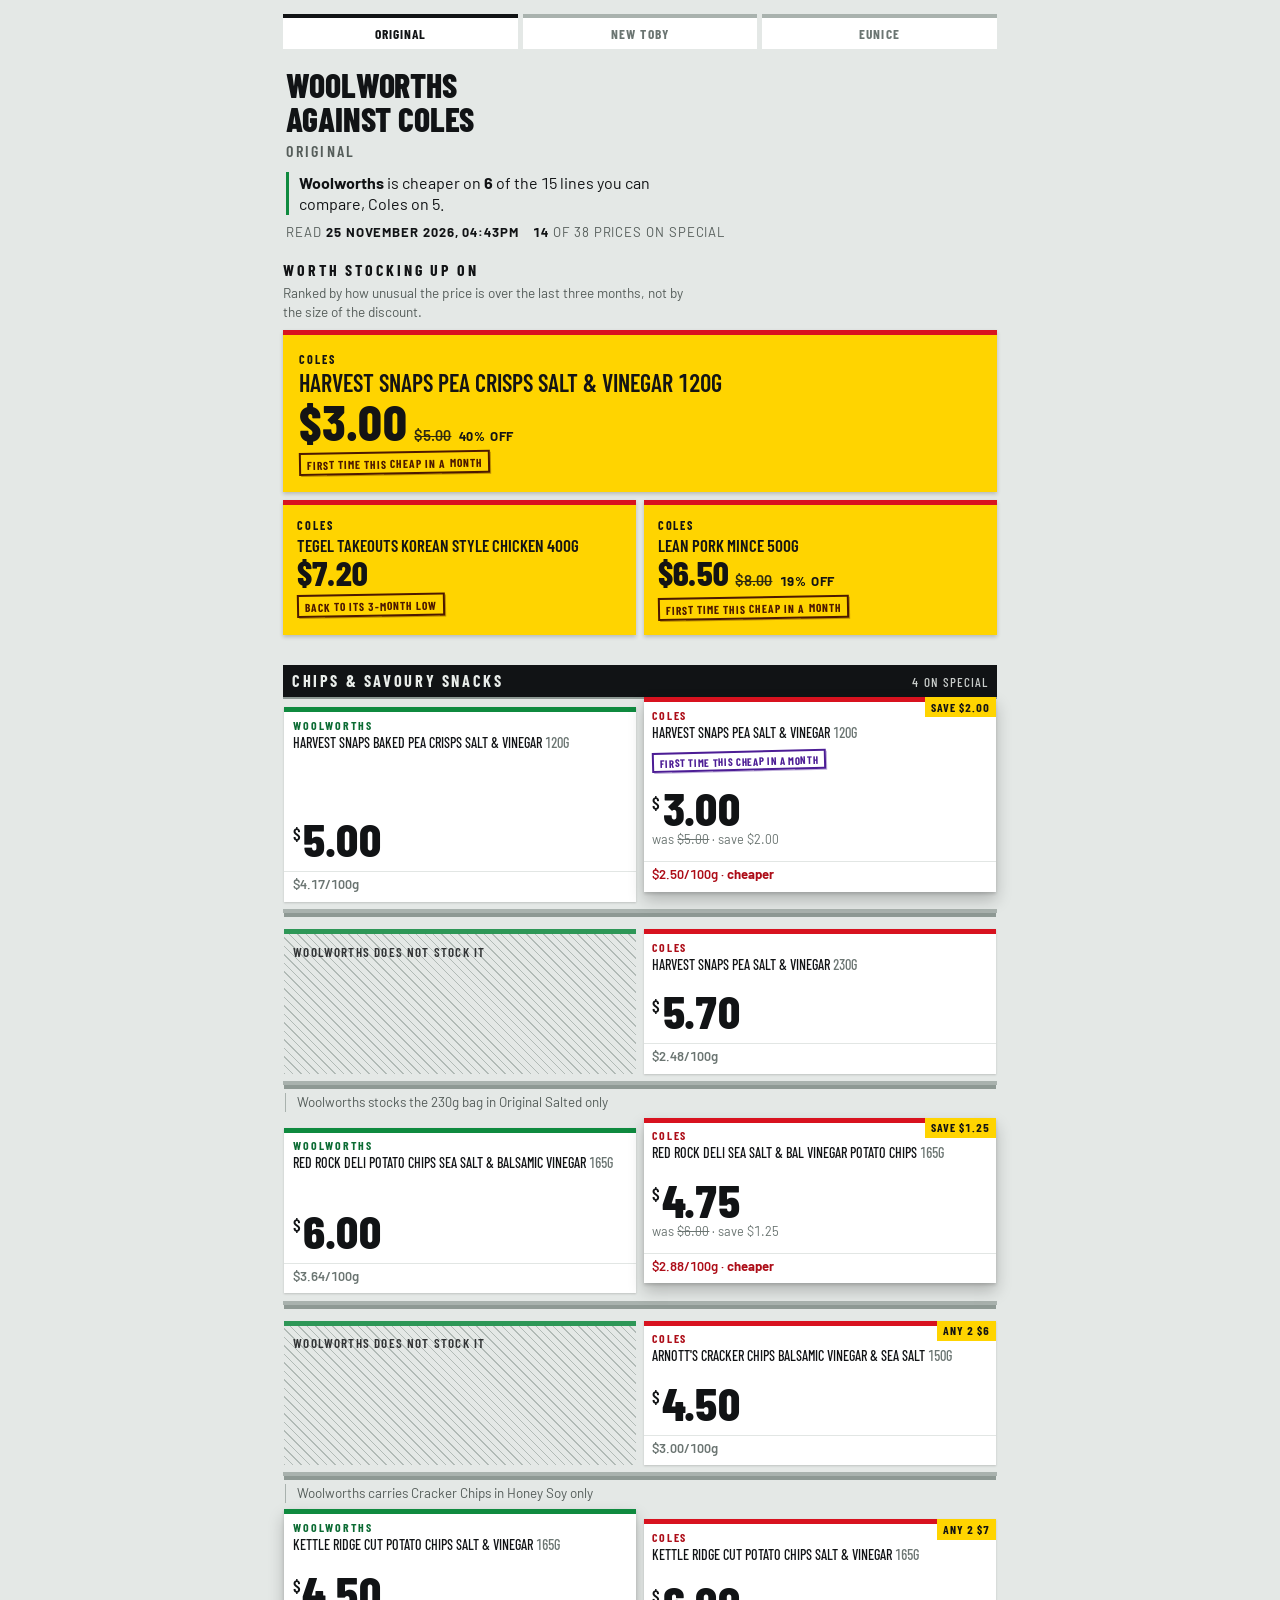
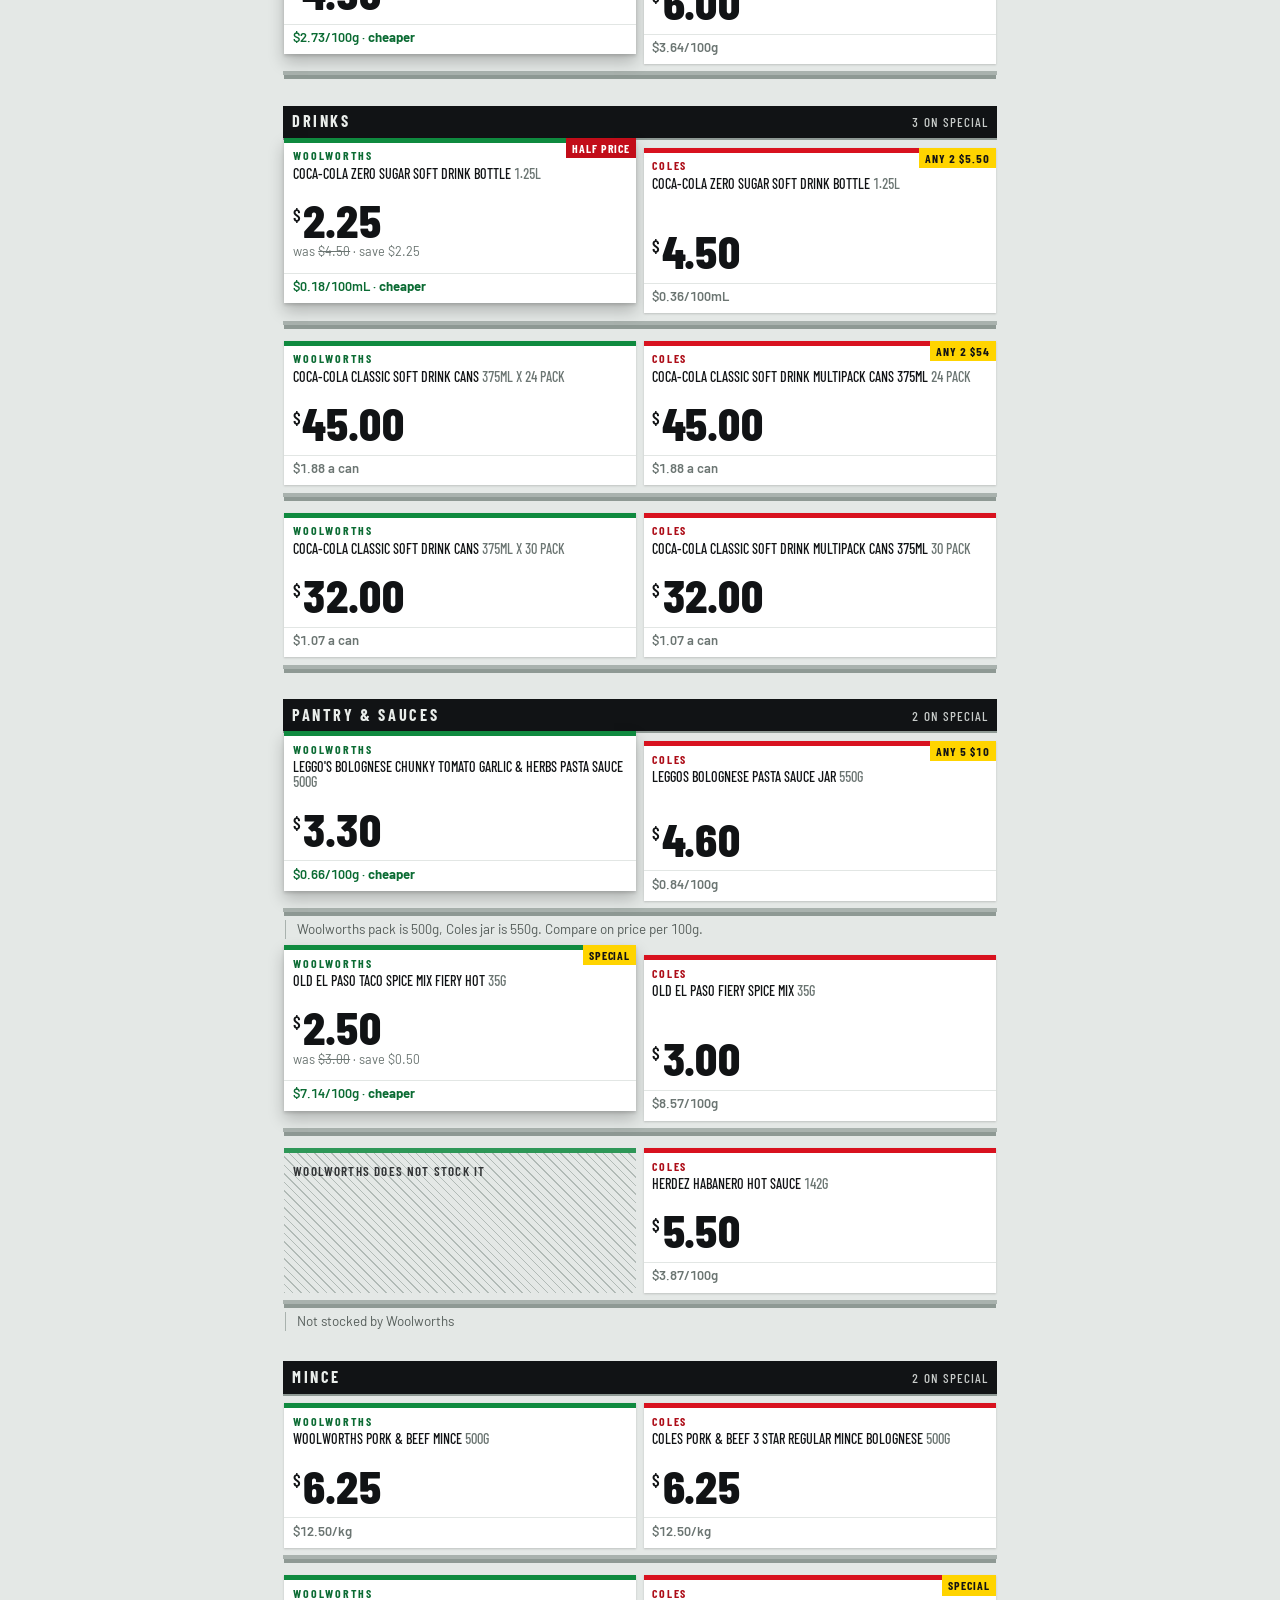
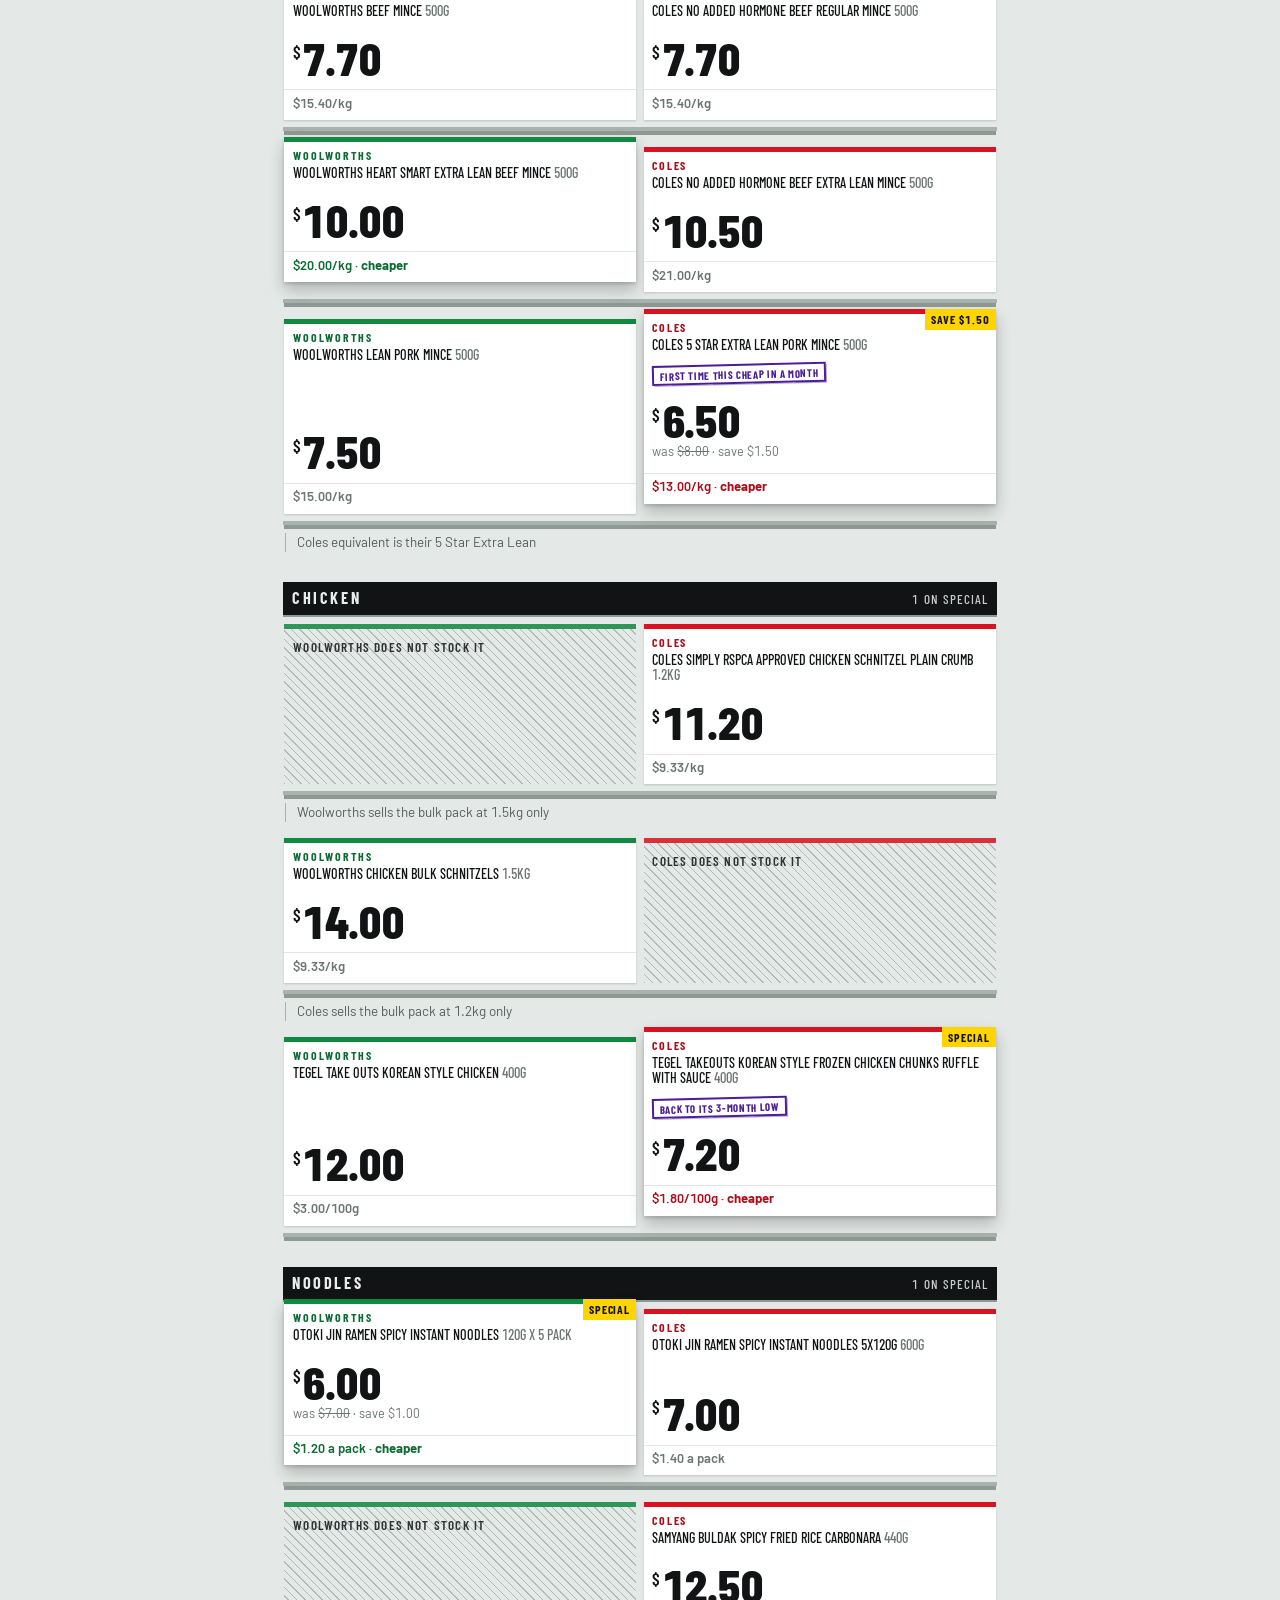
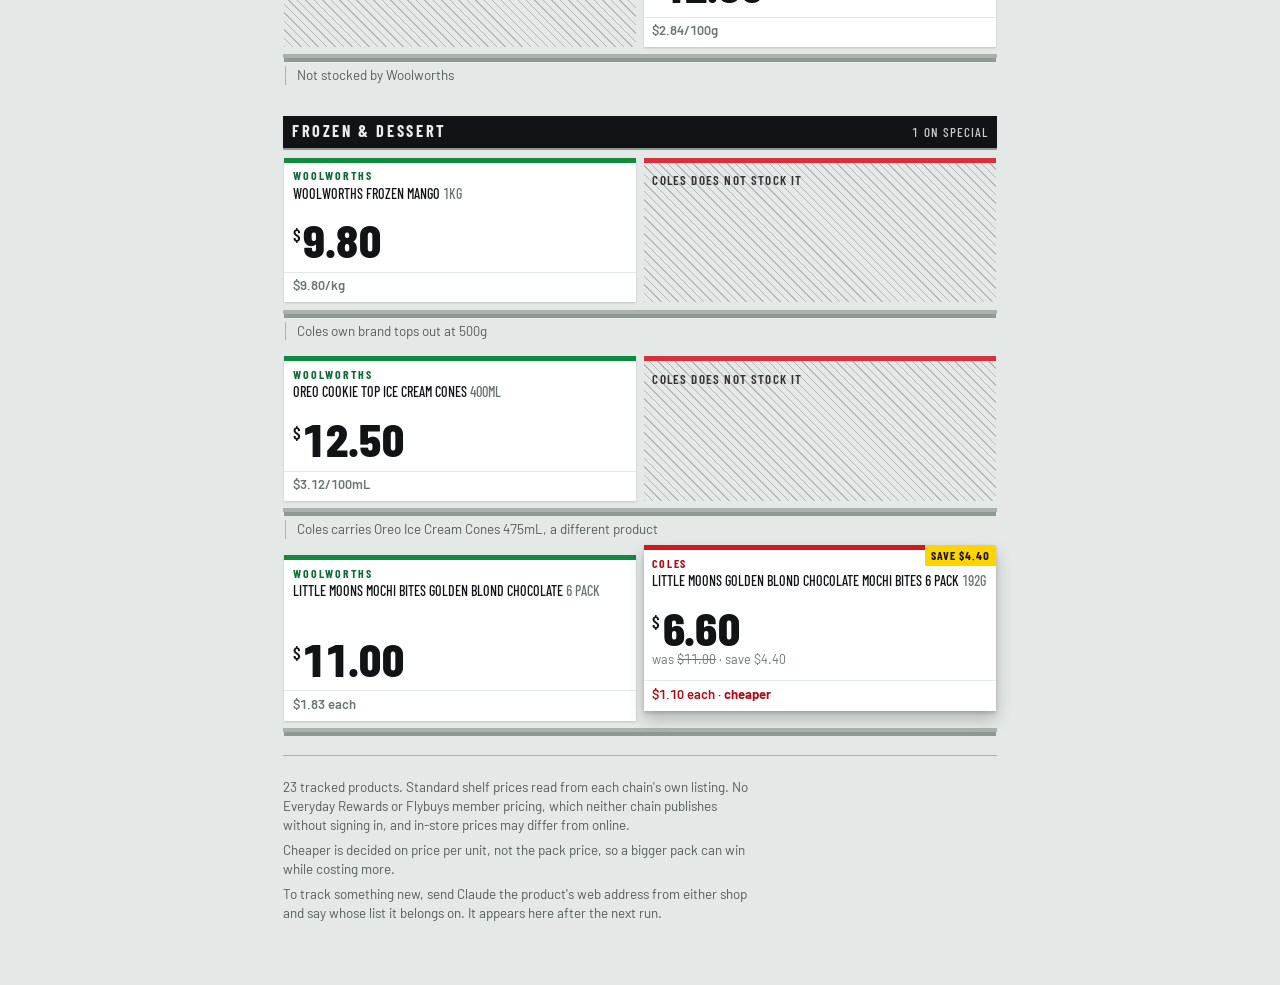
<file: docs/index.html>
<!doctype html><html lang=en-AU><head><meta charset=utf-8><meta name=viewport content="width=device-width,initial-scale=1"><meta name=color-scheme content="light dark"><title>Woolworths against Coles</title><style>@font-face{font-family:"Barlow";font-style:normal;font-weight:400;font-display:swap;src:url(fonts/Barlow-400.woff2) format('woff2')}
@font-face{font-family:"Barlow";font-style:normal;font-weight:600;font-display:swap;src:url(fonts/Barlow-600.woff2) format('woff2')}
@font-face{font-family:"Barlow";font-style:normal;font-weight:700;font-display:swap;src:url(fonts/Barlow-700.woff2) format('woff2')}
@font-face{font-family:"Barlow Condensed";font-style:normal;font-weight:500;font-display:swap;src:url(fonts/BarlowCondensed-500.woff2) format('woff2')}
@font-face{font-family:"Barlow Condensed";font-style:normal;font-weight:600;font-display:swap;src:url(fonts/BarlowCondensed-600.woff2) format('woff2')}
@font-face{font-family:"Barlow Condensed";font-style:normal;font-weight:700;font-display:swap;src:url(fonts/BarlowCondensed-700.woff2) format('woff2')}
@font-face{font-family:"Barlow Condensed";font-style:normal;font-weight:800;font-display:swap;src:url(fonts/BarlowCondensed-800.woff2) format('woff2')}
:root{
  --aisle:#e4e8e6; --aisle-deep:#d3d9d6; --rail:#a9b2ae; --rail-lip:#8e9994;
  --card:#fff; --card-ink:#111315; --card-soft:#6b7572; --card-hair:#e2e6e4;
  --ink:#111315; --ink-soft:#555d5a;
  --wool:#0f8a3f; --wool-deep:#0b6b33;
  --coles:#d8121f; --coles-deep:#ad0d18;
  --flash:#ffd400; --flash-ink:#141414;
  /* Red says Coles. It never says 'discount', or a Woolworths half price
     would arrive wearing its rival's colour. It is only ever the burst
     inside a yellow flash. */
  --burst:#c20d19;
  /* Aisle furniture, so it can darken in dark mode while the printed
     tickets stay white. */
  --sign:#111315; --sign-ink:#e9edea;
  /* Inspector's violet: the app's own voice, not either chain's, and not
     the focus ring's blue. */
  --stamp:#4c1d95; --focus:#1b45c4;
  --ease:cubic-bezier(.16,1,.3,1); --step:38ms;
  color-scheme:light dark;
}
/* The aisle after close. Printed card does not change colour under different
   light, so the tickets stay white and only the aisle around them darkens. */
@media (prefers-color-scheme:dark){
  :root{
    --aisle:#16191a; --aisle-deep:#101213; --rail:#333b3d; --rail-lip:#454e50;
    --ink:#e9edea; --ink-soft:#98a29e;
    --focus:#7fa6ff;
    --sign:#2b3133; --sign-ink:#e9edea;
  }
}
*{box-sizing:border-box}
html{background:var(--aisle)}
body{
  margin:0; background:var(--aisle); color:var(--ink);
  font-family:Barlow,system-ui,-apple-system,sans-serif;
  font-size:15px; line-height:1.4; font-variant-numeric:tabular-nums;
  -webkit-text-size-adjust:100%; overflow-x:hidden;
}
::selection{background:var(--flash); color:var(--flash-ink)}
:focus-visible{outline:3px solid var(--focus); outline-offset:3px}
::-webkit-scrollbar{width:10px}
::-webkit-scrollbar-track{background:var(--aisle-deep)}
::-webkit-scrollbar-thumb{background:var(--rail); border:2px solid var(--aisle-deep)}
main{max-width:46rem; margin:0 auto; padding:0 .7rem 3.5rem}

/* ---------- whose list ---------- */
/* Links, not script: each profile is its own page, so a list can be
   bookmarked on its own and the switch survives a reload. */
.switch{display:flex; gap:.3rem; margin:.9rem 0 0}
.switch a{
  flex:1; text-align:center; padding:.4rem .2rem .35rem;
  font-family:"Barlow Condensed",sans-serif; font-weight:700; font-size:.84rem;
  letter-spacing:.08em; text-transform:uppercase; text-decoration:none;
  background:var(--card); color:var(--card-soft);
  border-top:4px solid var(--rail);
}
.switch a[aria-current=page]{color:var(--card-ink); border-top-color:var(--ink)}
.whose{
  margin:.3rem 0 0; font-family:"Barlow Condensed",sans-serif; font-weight:600;
  font-size:1rem; text-transform:uppercase; letter-spacing:.14em;
  color:var(--ink-soft);
}

/* ---------- an empty list ---------- */
.nothing{
  background:var(--card); color:var(--card-ink); padding:1rem;
  border-top:5px solid var(--rail); margin:.4rem 0 0;
}
.nothing p{margin:.35rem 0; max-width:50ch}
.nothing p:first-child{margin-top:0}

/* ---------- masthead ---------- */
.masthead{padding:1.2rem .2rem .9rem}
.masthead h1{
  font-family:"Barlow Condensed",sans-serif; font-weight:800; font-size:2.1rem;
  line-height:1; letter-spacing:-.005em; text-transform:uppercase; margin:0;
}
.masthead .when{
  margin:.5rem 0 0; display:flex; flex-wrap:wrap; gap:.1rem .9rem;
  font-weight:500; text-transform:uppercase; letter-spacing:.07em;
  font-size:.82rem; color:var(--ink-soft);
}
.masthead .when b{color:var(--ink); font-weight:700}
/* The answer, in the first viewport, in the winning chain's own colour. */
.verdict{
  margin:.55rem 0 .1rem; font-size:1rem; line-height:1.35; max-width:42ch;
  border-left:3px solid var(--chain); padding-left:.6rem;
}
.verdict[data-chain=woolworths]{--chain:var(--wool)}
.verdict[data-chain=coles]{--chain:var(--coles)}
.verdict b{font-weight:700}
.stale{color:#fff; background:var(--coles); padding:.05rem .4rem; font-weight:700}

/* ---------- the stock-up board ---------- */
.board{margin:.2rem 0 1.5rem}
.board > h2{
  font-family:"Barlow Condensed",sans-serif; font-weight:700; font-size:1rem;
  text-transform:uppercase; letter-spacing:.18em; margin:0 0 .45rem;
  color:var(--ink);
}
.board > h2 + p{margin:-.35rem 0 .6rem; color:var(--ink-soft);
                font-size:.85rem; max-width:52ch}
.board .rest{display:grid; grid-template-columns:1fr 1fr; gap:.5rem;
             margin-top:.5rem}

/* A flash ticket: the yellow card the chains actually hang on a special. */
.flash{
  display:block; text-decoration:none; background:var(--flash);
  color:var(--flash-ink); padding:.75rem .85rem .8rem; position:relative;
  border-top:5px solid var(--chain);
  box-shadow:0 2px 4px rgba(0,0,0,.2);
  transition:transform 140ms var(--ease),box-shadow 140ms var(--ease);
}
.flash[data-chain=woolworths]{--chain:var(--wool)}
.flash[data-chain=coles]{--chain:var(--coles)}
.flash.lead{padding:.95rem 1rem 1rem}
/* Half price is a burst on the yellow card, never a red card. */
.flash .burst{
  display:inline-block; background:var(--burst); color:#fff;
  font-family:"Barlow Condensed",sans-serif; font-weight:700;
  letter-spacing:.06em; text-transform:uppercase; font-size:.82rem;
  padding:.08rem .4rem; transform:rotate(-2deg);
}
.flash .chain{
  font-family:"Barlow Condensed",sans-serif; font-weight:700; font-size:.76rem;
  letter-spacing:.16em; text-transform:uppercase; display:block;
}
.flash .what{
  font-family:"Barlow Condensed",sans-serif; font-weight:600; line-height:1.05;
  text-transform:uppercase; display:block; margin:.15rem 0 .3rem;
  font-size:1.05rem;
}
.flash.lead .what{font-size:1.5rem}
.flash .row{display:flex; align-items:baseline; gap:.45rem; flex-wrap:wrap}
.flash .now{
  font-family:"Barlow Condensed",sans-serif; font-weight:800; line-height:.85;
  font-size:2.1rem; letter-spacing:-.02em;
}
.flash.lead .now{font-size:3.1rem}
.flash .was{font-weight:600; text-decoration:line-through;
            text-decoration-thickness:1px; opacity:.88}
.flash .cut{font-weight:700; text-transform:uppercase; letter-spacing:.06em;
            font-size:.82rem}
.flash:active{transform:translateY(2px); box-shadow:0 1px 2px rgba(0,0,0,.22)}

/* ---------- bay sign ---------- */
.bay{
  display:flex; align-items:baseline; justify-content:space-between; gap:1em;
  margin:1.9rem 0 .6rem; padding:.3rem .55rem;
  background:var(--sign); color:var(--sign-ink);
  box-shadow:0 2px 0 var(--rail-lip);
}
.bay h2{
  font-family:"Barlow Condensed",sans-serif; font-weight:700; font-size:1.02rem;
  text-transform:uppercase; letter-spacing:.16em; margin:0;
}
.bay .count{
  font-family:"Barlow Condensed",sans-serif; font-weight:500; font-size:.82rem;
  letter-spacing:.08em; text-transform:uppercase; opacity:.85;
  white-space:nowrap;
}

/* ---------- the rail ---------- */
.bayrows{display:flex; flex-direction:column; gap:1rem}
.pair{margin:0}
.slots{
  display:grid; gap:.45rem;
  /* Capped rather than stretched, so a ticket keeps a ticket's proportion on a
     wide screen instead of going landscape. */
  grid-template-columns:repeat(2,minmax(0,22rem));
  justify-content:center;
  /* head / mark / price / unit. Both tickets inherit these four rows, which is
     what puts the two prices on the same line. */
  grid-template-rows:auto auto auto auto;
  align-items:stretch;
  padding-bottom:.45rem;
  border-bottom:4px solid var(--rail);
  box-shadow:0 5px 0 -1px var(--rail-lip);
}
.pair .note{
  margin:.5rem .1rem 0; font-size:.84rem; color:var(--ink-soft);
  padding-left:.7rem; border-left:1px solid var(--rail);
}

/* ---------- a ticket ---------- */
.ticket,.empty,.fault{
  grid-row:span 4;
  display:grid; grid-template-rows:subgrid;
}
.ticket{
  min-height:10.6rem; position:relative;
  background:var(--card); color:var(--card-ink); text-decoration:none;
  border-top:5px solid var(--chain);
  box-shadow:0 1px 2px rgba(0,0,0,.17);
  transition:transform 150ms var(--ease),box-shadow 150ms var(--ease);
}
/* Without subgrid the rows do not lock, so fall back to bottom-anchoring the
   price as before rather than leaving the layout broken. */
@supports not (grid-template-rows:subgrid){
  .ticket{display:flex; flex-direction:column}
  .ticket .t-price{margin-top:auto}
}
.t-head{align-self:start}
.t-mark{align-self:end}
.t-price{align-self:end}
.t-unit{align-self:end}
.ticket[data-chain=woolworths]{--chain:var(--wool); --chain-deep:var(--wool-deep)}
.ticket[data-chain=coles]{--chain:var(--coles); --chain-deep:var(--coles-deep)}
.ticket .chain{
  font-family:"Barlow Condensed",sans-serif; font-weight:700; font-size:.74rem;
  letter-spacing:.15em; text-transform:uppercase; color:var(--chain-deep);
  padding:.3rem .55rem 0;
}
.ticket .name{
  font-family:"Barlow Condensed",sans-serif; font-weight:500; font-size:.88rem;
  line-height:1.08; text-transform:uppercase; padding:.1rem .55rem .3rem;
}
.ticket .size{color:var(--card-soft); font-weight:400}

/* The pack price leads. It is the number the shopper already knows. */
.ticket .price{
  padding:0 .55rem; display:flex; align-items:baseline; gap:.08rem;
}
.ticket .price .cur{
  font-family:"Barlow Condensed",sans-serif; font-weight:600; font-size:1.1rem;
  align-self:flex-start; margin-top:.16rem;
}
.ticket .price .n{
  font-family:"Barlow Condensed",sans-serif; font-weight:800; font-size:2.9rem;
  line-height:.86; letter-spacing:-.025em;
}
.ticket .was{
  padding:.05rem .55rem 0; font-size:.8rem; color:var(--card-soft);
}
.ticket .was s{text-decoration-thickness:1px}
/* The legally mandated unit line, small, and the tiebreaker. */
.ticket .t-unit{
  padding:.2rem .55rem .5rem; font-size:.82rem; font-weight:600;
  color:var(--card-soft); border-top:1px solid var(--card-hair);
  margin-top:.3rem;
}
.ticket.best .t-unit{color:var(--chain-deep)}
.ticket .t-unit b{font-weight:700}

/* The head row: chain on the left, promo flag on the right, product name
   across both. The flag used to be absolutely positioned and overprinted the
   chain name, so it now owns a column of its own. */
.t-head{
  display:grid; grid-template-columns:1fr auto; align-items:start;
  column-gap:.4rem;
}
.t-head .name{grid-column:1/-1}
/* The special flash, a second card laid on the ticket's top corner. */
.ticket .tag{
  grid-column:2; align-self:start; margin-top:-5px;
  background:var(--flash);
  color:var(--flash-ink); font-family:"Barlow Condensed",sans-serif;
  font-weight:700; font-size:.74rem; letter-spacing:.08em;
  text-transform:uppercase; padding:.12rem .38rem; white-space:nowrap;
  transform-origin:top right;
}
.ticket .tag.half{background:var(--burst); color:#fff}

/* The app's own mark, struck on the ticket rather than printed by the shop.
   Violet ink so it is neither chain's colour and not the focus ring's blue; a
   double rule offset by a hair and multiplied into the card so it reads as an
   overprinted strike rather than a crisp UI chip. */
.stamp{
  display:inline-block; justify-self:start;
  font-family:"Barlow Condensed",sans-serif; font-weight:700; font-size:.72rem;
  letter-spacing:.09em; text-transform:uppercase; color:var(--stamp);
  padding:.1rem .34rem; border:2px solid var(--stamp);
  box-shadow:1.5px 1.5px 0 -0.5px color-mix(in srgb,var(--stamp) 35%,transparent);
  mix-blend-mode:multiply;
  transform:rotate(-1.4deg); transform-origin:left center;
}
@supports not (color: color-mix(in srgb,red 50%,blue)){
  .stamp{box-shadow:1.5px 1.5px 0 -0.5px var(--stamp)}
}
.ticket .stamp{
  margin:0 .55rem .45rem; font-size:.68rem; line-height:1.2;
  letter-spacing:.06em;
}
/* On the board the card is already yellow, so the strike sits on that. */
.flash .stamp{margin:.45rem 0 0; transform:rotate(-1deg)}

/* The cheaper ticket stands proud of its neighbour in the rail. */
.ticket.proud{
  transform:translateY(-10px);
  box-shadow:0 8px 15px rgba(0,0,0,.22),0 2px 3px rgba(0,0,0,.15);
}
@media (hover:hover){
  .ticket:hover{transform:translateY(-14px)}
  .ticket.proud:hover{transform:translateY(-17px)}
  .flash:hover{transform:translateY(-3px); box-shadow:0 6px 12px rgba(0,0,0,.24)}
}
/* Pressed tickets seat into the rail. */
.ticket:active{transform:translateY(3px); box-shadow:0 0 0 rgba(0,0,0,0)}
.ticket.proud:active{transform:translateY(-4px)}

/* An empty slot: this chain does not stock the line. */
.empty[data-chain=woolworths]{--chain:var(--wool)}
.empty[data-chain=coles]{--chain:var(--coles)}
.empty{
  min-height:10.6rem; align-content:end; padding:.55rem;
  border-top:5px solid var(--chain);
  background-image:repeating-linear-gradient(45deg,
    var(--rail) 0 1px,transparent 1px 6px);
  font-family:"Barlow Condensed",sans-serif; font-weight:600; font-size:.82rem;
  text-transform:uppercase; letter-spacing:.09em; color:var(--ink);
  opacity:.85;
}
/* A broken pin: the one state that is the reader's job to fix. */
.fault{
  min-height:10.6rem; align-content:end; gap:.2rem; padding:.55rem;
  background:var(--card); border-top:5px solid var(--coles);
  box-shadow:inset 0 0 0 2px var(--coles);
  font-family:"Barlow Condensed",sans-serif; font-weight:700; font-size:.82rem;
  text-transform:uppercase; letter-spacing:.07em; color:var(--coles-deep);
}
.fault span{font-family:Barlow,sans-serif; font-weight:400; text-transform:none;
            letter-spacing:0; color:var(--card-soft)}
/* A read that failed this run, rather than a pin that needs fixing. Red is
   reserved for work the reader has to do. */
.fault.soft{
  border-top-color:var(--rail); box-shadow:inset 0 0 0 2px var(--rail);
  color:var(--ink);
}

/* ---------- footer ---------- */
footer{
  margin-top:1.4rem; padding-top:1rem; border-top:1px solid var(--rail);
  color:var(--ink-soft); font-size:.84rem;
}
footer p{margin:.4rem 0; max-width:60ch}
footer code{
  font-family:ui-monospace,"Cascadia Mono",monospace; font-size:.8rem;
  color:var(--ink); background:var(--aisle-deep); padding:.05rem .25rem;
}

/* ---------- motion: the aisle being set before opening ----------
   Every effect below is layered onto the finished page above. The transitions
   run out of @starting-style, so the seated, readable state is the element's
   real state and a browser that runs none of this still shows the shop. */
@media (prefers-reduced-motion:no-preference){
  .ticket,.empty,.fault{
    transition:
      transform 420ms var(--ease) calc(var(--i,0)*var(--step)),
      rotate 420ms var(--ease) calc(var(--i,0)*var(--step)),
      box-shadow 420ms var(--ease) calc(var(--i,0)*var(--step));
  }
  /* Tickets are pushed into the rail channel, tilting as they seat. */
  @starting-style{
    .ticket,.empty,.fault{transform:translateX(-20px); rotate:-1.5deg}
    .ticket.proud{transform:translateX(-20px) translateY(0)}
  }
  /* The cheaper ticket rises only after both are seated, so the reader sees
     the comparison resolve rather than arriving already decided. */
  .ticket.proud{
    transition:
      transform 520ms var(--ease) calc(var(--i,0)*var(--step) + 300ms),
      rotate 420ms var(--ease) calc(var(--i,0)*var(--step)),
      box-shadow 520ms var(--ease) calc(var(--i,0)*var(--step) + 300ms);
  }
  /* The flash turns over onto the ticket, as a second card laid on top. */
  .ticket .tag{
    transition:rotate 380ms var(--ease) calc(var(--i,0)*var(--step) + 420ms),
               opacity 260ms var(--ease) calc(var(--i,0)*var(--step) + 420ms);
  }
  @starting-style{.ticket .tag{rotate:-16deg; opacity:0}}
  /* The stamp is struck on afterwards. */
  .stamp{
    transition:transform 260ms var(--ease) calc(var(--i,0)*var(--step) + 560ms),
               opacity 200ms linear calc(var(--i,0)*var(--step) + 560ms);
  }
  @starting-style{
    .stamp{transform:rotate(-1.4deg) scale(1.5); opacity:0}
  }
  /* Focal moment: the lead flash ticket is stamped down on the board. */
  .flash.lead{
    transition:transform 520ms var(--ease) 60ms,
               box-shadow 520ms var(--ease) 60ms;
  }
  @starting-style{
    .flash.lead{transform:scale(1.07) translateY(-10px);
                box-shadow:0 18px 30px rgba(0,0,0,.28)}
  }
  .board .rest .flash{
    transition:transform 400ms var(--ease) calc(320ms + var(--j,0)*90ms);
  }
  @starting-style{.board .rest .flash{transform:translateY(-14px)}}
  /* Bay signs light as the aisle is walked. Scroll-linked where supported,
     and simply lit where not. */
  @supports (animation-timeline:view()){
    .bay{
      animation:sign linear both;
      animation-timeline:view();
      animation-range:entry 0% entry 70%;
    }
    @keyframes sign{
      from{background:var(--rail); color:var(--sign-ink); box-shadow:none}
      to{background:var(--sign); color:var(--sign-ink);
         box-shadow:0 2px 0 var(--rail-lip)}
    }
  }
}
</style></head><body><main><nav class="switch" aria-label="Whose list"><a href="index.html" aria-current="page">Original</a><a href="toby.html">New Toby</a><a href="eunice.html">Eunice</a></nav><div class="masthead"><h1>Woolworths<br>against Coles</h1><p class="whose">Original</p><p class="verdict" data-chain="woolworths"><b>Woolworths</b> is cheaper on <b>6</b> of the 15 lines you can compare, Coles on 5.</p><p class="when"><span>Read <b>25 November 2026, 04:43pm</b></span><span><b>14</b> of 38 prices on special</span></p></div><section class="board"><h2>Worth stocking up on</h2><p>Ranked by how unusual the price is over the last three months, not by the size of the discount.</p><a class="flash lead" data-chain="coles" style="--j:0" href="https://www.coles.com.au/product/harvest-snaps-pea-salt-and-vinegar-120g-5994080" rel="noreferrer"><span class="chain">Coles</span><span class="what">Harvest Snaps Pea Crisps Salt &amp; Vinegar 120g</span><span class="row"><span class="now">$3.00</span><span class="was">$5.00</span><span class="cut">40% off</span></span><span class="stamp rare">first time this cheap in a month</span></a><div class="rest"><a class="flash" data-chain="coles" style="--j:1" href="https://www.coles.com.au/product/tegel-takeouts-korean-style-frozen-chicken-chunks-ruffle-with-sauce-400g-8954070" rel="noreferrer"><span class="chain">Coles</span><span class="what">Tegel Takeouts Korean Style Chicken 400g</span><span class="row"><span class="now">$7.20</span></span><span class="stamp rare">back to its 3-month low</span></a><a class="flash" data-chain="coles" style="--j:2" href="https://www.coles.com.au/product/coles-5-star-extra-lean-pork-mince-500g-8781132" rel="noreferrer"><span class="chain">Coles</span><span class="what">Lean Pork Mince 500g</span><span class="row"><span class="now">$6.50</span><span class="was">$8.00</span><span class="cut">19% off</span></span><span class="stamp rare">first time this cheap in a month</span></a></div></section><div class="bay"><h2>Chips &amp; savoury snacks</h2><span class="count">4 on special</span></div><div class="bayrows"><div class="pair"><div class="slots"><a class="ticket" data-chain="woolworths" style="--i:1" href="https://www.woolworths.com.au/shop/productdetails/262796/harvest-snaps-baked-pea-crisps-salt-vinegar" rel="noreferrer"><span class="t-head"><span class="chain">Woolworths</span><span class="name">Harvest Snaps Baked Pea Crisps Salt &amp; Vinegar <span class="size">120g</span></span></span><span class="t-mark"></span><span class="t-price"><span class="price"><span class="cur">$</span><span class="n">5.00</span></span></span><span class="t-unit">$4.17/100g</span></a><a class="ticket proud best" data-chain="coles" style="--i:1" href="https://www.coles.com.au/product/harvest-snaps-pea-salt-and-vinegar-120g-5994080" rel="noreferrer"><span class="t-head"><span class="chain">Coles</span><span class="tag">save $2.00</span><span class="name">Harvest Snaps Pea Salt &amp; Vinegar <span class="size">120g</span></span></span><span class="t-mark"><span class="stamp">first time this cheap in a month</span></span><span class="t-price"><span class="price"><span class="cur">$</span><span class="n">3.00</span></span><span class="was">was <s>$5.00</s> · save $2.00</span></span><span class="t-unit">$2.50/100g · <b>cheaper</b></span></a></div></div><div class="pair"><div class="slots"><div class="empty" data-chain="woolworths" style="--i:2">Woolworths does not stock it</div><a class="ticket" data-chain="coles" style="--i:2" href="https://www.coles.com.au/product/harvest-snaps-pea-salt-and-vinegar-230g-5996303" rel="noreferrer"><span class="t-head"><span class="chain">Coles</span><span class="name">Harvest Snaps Pea Salt &amp; Vinegar <span class="size">230g</span></span></span><span class="t-mark"></span><span class="t-price"><span class="price"><span class="cur">$</span><span class="n">5.70</span></span></span><span class="t-unit">$2.48/100g</span></a></div><p class="note">Woolworths stocks the 230g bag in Original Salted only</p></div><div class="pair"><div class="slots"><a class="ticket" data-chain="woolworths" style="--i:3" href="https://www.woolworths.com.au/shop/productdetails/781402/red-rock-deli-potato-chips-sea-salt-balsamic-vinegar" rel="noreferrer"><span class="t-head"><span class="chain">Woolworths</span><span class="name">Red Rock Deli Potato Chips Sea Salt &amp; Balsamic Vinegar <span class="size">165g</span></span></span><span class="t-mark"></span><span class="t-price"><span class="price"><span class="cur">$</span><span class="n">6.00</span></span></span><span class="t-unit">$3.64/100g</span></a><a class="ticket proud best" data-chain="coles" style="--i:3" href="https://www.coles.com.au/product/red-rock-deli-sea-salt-and-bal-vinegar-potato-chips-165g-1786171" rel="noreferrer"><span class="t-head"><span class="chain">Coles</span><span class="tag">save $1.25</span><span class="name">Red Rock Deli Sea Salt &amp; Bal Vinegar Potato Chips <span class="size">165g</span></span></span><span class="t-mark"></span><span class="t-price"><span class="price"><span class="cur">$</span><span class="n">4.75</span></span><span class="was">was <s>$6.00</s> · save $1.25</span></span><span class="t-unit">$2.88/100g · <b>cheaper</b></span></a></div></div><div class="pair"><div class="slots"><div class="empty" data-chain="woolworths" style="--i:4">Woolworths does not stock it</div><a class="ticket" data-chain="coles" style="--i:4" href="https://www.coles.com.au/product/arnott&#x27;s-cracker-chips-balsamic-vinegar-and-sea-salt-150g-3449401" rel="noreferrer"><span class="t-head"><span class="chain">Coles</span><span class="tag">Any 2 $6</span><span class="name">Arnott&#x27;s Cracker Chips Balsamic Vinegar &amp; Sea Salt <span class="size">150g</span></span></span><span class="t-mark"></span><span class="t-price"><span class="price"><span class="cur">$</span><span class="n">4.50</span></span></span><span class="t-unit">$3.00/100g</span></a></div><p class="note">Woolworths carries Cracker Chips in Honey Soy only</p></div><div class="pair"><div class="slots"><a class="ticket proud best" data-chain="woolworths" style="--i:5" href="https://www.woolworths.com.au/shop/productdetails/6032521/kettle-ridge-cut-potato-chips-salt-vinegar" rel="noreferrer"><span class="t-head"><span class="chain">Woolworths</span><span class="name">Kettle Ridge Cut Potato Chips Salt &amp; Vinegar <span class="size">165g</span></span></span><span class="t-mark"></span><span class="t-price"><span class="price"><span class="cur">$</span><span class="n">4.50</span></span></span><span class="t-unit">$2.73/100g · <b>cheaper</b></span></a><a class="ticket" data-chain="coles" style="--i:5" href="https://www.coles.com.au/product/kettle-ridge-cut-potato-chips-salt-and-vinegar-165g-1135050" rel="noreferrer"><span class="t-head"><span class="chain">Coles</span><span class="tag">Any 2 $7</span><span class="name">Kettle Ridge Cut Potato Chips Salt &amp; Vinegar <span class="size">165g</span></span></span><span class="t-mark"></span><span class="t-price"><span class="price"><span class="cur">$</span><span class="n">6.00</span></span></span><span class="t-unit">$3.64/100g</span></a></div></div></div><div class="bay"><h2>Drinks</h2><span class="count">3 on special</span></div><div class="bayrows"><div class="pair"><div class="slots"><a class="ticket proud best" data-chain="woolworths" style="--i:6" href="https://www.woolworths.com.au/shop/productdetails/623034/coca-cola-zero-sugar-soft-drink-bottle" rel="noreferrer"><span class="t-head"><span class="chain">Woolworths</span><span class="tag half">Half price</span><span class="name">Coca-Cola Zero Sugar Soft Drink Bottle <span class="size">1.25L</span></span></span><span class="t-mark"></span><span class="t-price"><span class="price"><span class="cur">$</span><span class="n">2.25</span></span><span class="was">was <s>$4.50</s> · save $2.25</span></span><span class="t-unit">$0.18/100mL · <b>cheaper</b></span></a><a class="ticket" data-chain="coles" style="--i:6" href="https://www.coles.com.au/product/coca-cola-zero-sugar-soft-drink-bottle-1.25l-2993706" rel="noreferrer"><span class="t-head"><span class="chain">Coles</span><span class="tag">Any 2 $5.50</span><span class="name">Coca-Cola Zero Sugar Soft Drink Bottle <span class="size">1.25L</span></span></span><span class="t-mark"></span><span class="t-price"><span class="price"><span class="cur">$</span><span class="n">4.50</span></span></span><span class="t-unit">$0.36/100mL</span></a></div></div><div class="pair"><div class="slots"><a class="ticket" data-chain="woolworths" style="--i:7" href="https://www.woolworths.com.au/shop/productdetails/42605/coca-cola-classic-soft-drink-cans" rel="noreferrer"><span class="t-head"><span class="chain">Woolworths</span><span class="name">Coca-Cola Classic Soft Drink Cans <span class="size">375mL x 24 pack</span></span></span><span class="t-mark"></span><span class="t-price"><span class="price"><span class="cur">$</span><span class="n">45.00</span></span></span><span class="t-unit">$1.88 a can</span></a><a class="ticket" data-chain="coles" style="--i:7" href="https://www.coles.com.au/product/coca-cola-classic-soft-drink-multipack-cans-375ml-24-pack-7365777" rel="noreferrer"><span class="t-head"><span class="chain">Coles</span><span class="tag">Any 2 $54</span><span class="name">Coca-Cola Classic Soft Drink Multipack Cans 375ml <span class="size">24 Pack</span></span></span><span class="t-mark"></span><span class="t-price"><span class="price"><span class="cur">$</span><span class="n">45.00</span></span></span><span class="t-unit">$1.88 a can</span></a></div></div><div class="pair"><div class="slots"><a class="ticket" data-chain="woolworths" style="--i:8" href="https://www.woolworths.com.au/shop/productdetails/84552/coca-cola-classic-soft-drink-cans" rel="noreferrer"><span class="t-head"><span class="chain">Woolworths</span><span class="name">Coca-Cola Classic Soft Drink Cans <span class="size">375mL x 30 pack</span></span></span><span class="t-mark"></span><span class="t-price"><span class="price"><span class="cur">$</span><span class="n">32.00</span></span></span><span class="t-unit">$1.07 a can</span></a><a class="ticket" data-chain="coles" style="--i:8" href="https://www.coles.com.au/product/coca-cola-classic-soft-drink-multipack-cans-375ml-30-pack-8464796" rel="noreferrer"><span class="t-head"><span class="chain">Coles</span><span class="name">Coca-Cola Classic Soft Drink Multipack Cans 375ml <span class="size">30 Pack</span></span></span><span class="t-mark"></span><span class="t-price"><span class="price"><span class="cur">$</span><span class="n">32.00</span></span></span><span class="t-unit">$1.07 a can</span></a></div></div></div><div class="bay"><h2>Pantry &amp; sauces</h2><span class="count">2 on special</span></div><div class="bayrows"><div class="pair"><div class="slots"><a class="ticket proud best" data-chain="woolworths" style="--i:9" href="https://www.woolworths.com.au/shop/productdetails/450687/leggo-s-bolognese-chunky-tomato-garlic-herbs-pasta-sauce" rel="noreferrer"><span class="t-head"><span class="chain">Woolworths</span><span class="name">Leggo&#x27;s Bolognese Chunky Tomato Garlic &amp; Herbs Pasta Sauce <span class="size">500g</span></span></span><span class="t-mark"></span><span class="t-price"><span class="price"><span class="cur">$</span><span class="n">3.30</span></span></span><span class="t-unit">$0.66/100g · <b>cheaper</b></span></a><a class="ticket" data-chain="coles" style="--i:9" href="https://www.coles.com.au/product/leggos-bolognese-pasta-sauce-jar-550g-1824984" rel="noreferrer"><span class="t-head"><span class="chain">Coles</span><span class="tag">Any 5 $10</span><span class="name">Leggos Bolognese Pasta Sauce Jar <span class="size">550g</span></span></span><span class="t-mark"></span><span class="t-price"><span class="price"><span class="cur">$</span><span class="n">4.60</span></span></span><span class="t-unit">$0.84/100g</span></a></div><p class="note">Woolworths pack is 500g, Coles jar is 550g. Compare on price per 100g.</p></div><div class="pair"><div class="slots"><a class="ticket proud best" data-chain="woolworths" style="--i:10" href="https://www.woolworths.com.au/shop/productdetails/311381/old-el-paso-taco-spice-mix-fiery-hot" rel="noreferrer"><span class="t-head"><span class="chain">Woolworths</span><span class="tag">Special</span><span class="name">Old El Paso Taco Spice Mix Fiery Hot <span class="size">35g</span></span></span><span class="t-mark"></span><span class="t-price"><span class="price"><span class="cur">$</span><span class="n">2.50</span></span><span class="was">was <s>$3.00</s> · save $0.50</span></span><span class="t-unit">$7.14/100g · <b>cheaper</b></span></a><a class="ticket" data-chain="coles" style="--i:10" href="https://www.coles.com.au/product/old-el-paso-fiery-spice-mix-35g-6341660" rel="noreferrer"><span class="t-head"><span class="chain">Coles</span><span class="name">Old El Paso Fiery Spice Mix <span class="size">35g</span></span></span><span class="t-mark"></span><span class="t-price"><span class="price"><span class="cur">$</span><span class="n">3.00</span></span></span><span class="t-unit">$8.57/100g</span></a></div></div><div class="pair"><div class="slots"><div class="empty" data-chain="woolworths" style="--i:11">Woolworths does not stock it</div><a class="ticket" data-chain="coles" style="--i:11" href="https://www.coles.com.au/product/herdez-habanero-hot-sauce-142g-1325758" rel="noreferrer"><span class="t-head"><span class="chain">Coles</span><span class="name">Herdez Habanero Hot Sauce <span class="size">142g</span></span></span><span class="t-mark"></span><span class="t-price"><span class="price"><span class="cur">$</span><span class="n">5.50</span></span></span><span class="t-unit">$3.87/100g</span></a></div><p class="note">Not stocked by Woolworths</p></div></div><div class="bay"><h2>Mince</h2><span class="count">2 on special</span></div><div class="bayrows"><div class="pair"><div class="slots"><a class="ticket" data-chain="woolworths" style="--i:12" href="https://www.woolworths.com.au/shop/productdetails/239598/woolworths-pork-beef-mince" rel="noreferrer"><span class="t-head"><span class="chain">Woolworths</span><span class="name">Woolworths Pork &amp; Beef Mince <span class="size">500g</span></span></span><span class="t-mark"></span><span class="t-price"><span class="price"><span class="cur">$</span><span class="n">6.25</span></span></span><span class="t-unit">$12.50/kg</span></a><a class="ticket" data-chain="coles" style="--i:12" href="https://www.coles.com.au/product/coles-pork-and-beef-3-star-regular-mince-bolognese-500g-8782237" rel="noreferrer"><span class="t-head"><span class="chain">Coles</span><span class="name">Coles Pork &amp; Beef 3 Star Regular Mince Bolognese <span class="size">500g</span></span></span><span class="t-mark"></span><span class="t-price"><span class="price"><span class="cur">$</span><span class="n">6.25</span></span></span><span class="t-unit">$12.50/kg</span></a></div></div><div class="pair"><div class="slots"><a class="ticket" data-chain="woolworths" style="--i:13" href="https://www.woolworths.com.au/shop/productdetails/577863/woolworths-beef-mince" rel="noreferrer"><span class="t-head"><span class="chain">Woolworths</span><span class="name">Woolworths Beef Mince <span class="size">500g</span></span></span><span class="t-mark"></span><span class="t-price"><span class="price"><span class="cur">$</span><span class="n">7.70</span></span></span><span class="t-unit">$15.40/kg</span></a><a class="ticket" data-chain="coles" style="--i:13" href="https://www.coles.com.au/product/coles-no-added-hormone-beef-regular-mince-500g-9012814" rel="noreferrer"><span class="t-head"><span class="chain">Coles</span><span class="tag">Special</span><span class="name">Coles No Added Hormone Beef Regular Mince <span class="size">500g</span></span></span><span class="t-mark"></span><span class="t-price"><span class="price"><span class="cur">$</span><span class="n">7.70</span></span></span><span class="t-unit">$15.40/kg</span></a></div></div><div class="pair"><div class="slots"><a class="ticket proud best" data-chain="woolworths" style="--i:14" href="https://www.woolworths.com.au/shop/productdetails/577860/woolworths-heart-smart-extra-lean-beef-mince" rel="noreferrer"><span class="t-head"><span class="chain">Woolworths</span><span class="name">Woolworths Heart Smart Extra Lean Beef Mince <span class="size">500g</span></span></span><span class="t-mark"></span><span class="t-price"><span class="price"><span class="cur">$</span><span class="n">10.00</span></span></span><span class="t-unit">$20.00/kg · <b>cheaper</b></span></a><a class="ticket" data-chain="coles" style="--i:14" href="https://www.coles.com.au/product/coles-no-added-hormone-beef-extra-lean-mince-500g-8112799" rel="noreferrer"><span class="t-head"><span class="chain">Coles</span><span class="name">Coles No Added Hormone Beef Extra Lean Mince <span class="size">500g</span></span></span><span class="t-mark"></span><span class="t-price"><span class="price"><span class="cur">$</span><span class="n">10.50</span></span></span><span class="t-unit">$21.00/kg</span></a></div></div><div class="pair"><div class="slots"><a class="ticket" data-chain="woolworths" style="--i:14" href="https://www.woolworths.com.au/shop/productdetails/582608/woolworths-lean-pork-mince" rel="noreferrer"><span class="t-head"><span class="chain">Woolworths</span><span class="name">Woolworths Lean Pork Mince <span class="size">500g</span></span></span><span class="t-mark"></span><span class="t-price"><span class="price"><span class="cur">$</span><span class="n">7.50</span></span></span><span class="t-unit">$15.00/kg</span></a><a class="ticket proud best" data-chain="coles" style="--i:14" href="https://www.coles.com.au/product/coles-5-star-extra-lean-pork-mince-500g-8781132" rel="noreferrer"><span class="t-head"><span class="chain">Coles</span><span class="tag">save $1.50</span><span class="name">Coles 5 Star Extra Lean Pork Mince <span class="size">500g</span></span></span><span class="t-mark"><span class="stamp">first time this cheap in a month</span></span><span class="t-price"><span class="price"><span class="cur">$</span><span class="n">6.50</span></span><span class="was">was <s>$8.00</s> · save $1.50</span></span><span class="t-unit">$13.00/kg · <b>cheaper</b></span></a></div><p class="note">Coles equivalent is their 5 Star Extra Lean</p></div></div><div class="bay"><h2>Chicken</h2><span class="count">1 on special</span></div><div class="bayrows"><div class="pair"><div class="slots"><div class="empty" data-chain="woolworths" style="--i:14">Woolworths does not stock it</div><a class="ticket" data-chain="coles" style="--i:14" href="https://www.coles.com.au/product/coles-simply-rspca-approved-chicken-schnitzel-plain-crumb-1.2kg-2904193" rel="noreferrer"><span class="t-head"><span class="chain">Coles</span><span class="name">Coles Simply RSPCA Approved Chicken Schnitzel Plain Crumb <span class="size">1.2Kg</span></span></span><span class="t-mark"></span><span class="t-price"><span class="price"><span class="cur">$</span><span class="n">11.20</span></span></span><span class="t-unit">$9.33/kg</span></a></div><p class="note">Woolworths sells the bulk pack at 1.5kg only</p></div><div class="pair"><div class="slots"><a class="ticket" data-chain="woolworths" style="--i:14" href="https://www.woolworths.com.au/shop/productdetails/134036/woolworths-chicken-bulk-schnitzels" rel="noreferrer"><span class="t-head"><span class="chain">Woolworths</span><span class="name">Woolworths Chicken Bulk Schnitzels <span class="size">1.5kg</span></span></span><span class="t-mark"></span><span class="t-price"><span class="price"><span class="cur">$</span><span class="n">14.00</span></span></span><span class="t-unit">$9.33/kg</span></a><div class="empty" data-chain="coles" style="--i:14">Coles does not stock it</div></div><p class="note">Coles sells the bulk pack at 1.2kg only</p></div><div class="pair"><div class="slots"><a class="ticket" data-chain="woolworths" style="--i:14" href="https://www.woolworths.com.au/shop/productdetails/6043948/tegel-take-outs-korean-style-chicken" rel="noreferrer"><span class="t-head"><span class="chain">Woolworths</span><span class="name">Tegel Take Outs Korean Style Chicken <span class="size">400g</span></span></span><span class="t-mark"></span><span class="t-price"><span class="price"><span class="cur">$</span><span class="n">12.00</span></span></span><span class="t-unit">$3.00/100g</span></a><a class="ticket proud best" data-chain="coles" style="--i:14" href="https://www.coles.com.au/product/tegel-takeouts-korean-style-frozen-chicken-chunks-ruffle-with-sauce-400g-8954070" rel="noreferrer"><span class="t-head"><span class="chain">Coles</span><span class="tag">Special</span><span class="name">Tegel Takeouts Korean Style Frozen Chicken Chunks Ruffle With Sauce <span class="size">400g</span></span></span><span class="t-mark"><span class="stamp">back to its 3-month low</span></span><span class="t-price"><span class="price"><span class="cur">$</span><span class="n">7.20</span></span></span><span class="t-unit">$1.80/100g · <b>cheaper</b></span></a></div></div></div><div class="bay"><h2>Noodles</h2><span class="count">1 on special</span></div><div class="bayrows"><div class="pair"><div class="slots"><a class="ticket proud best" data-chain="woolworths" style="--i:14" href="https://www.woolworths.com.au/shop/productdetails/122658/otoki-jin-ramen-spicy-instant-noodles" rel="noreferrer"><span class="t-head"><span class="chain">Woolworths</span><span class="tag">Special</span><span class="name">Otoki Jin Ramen Spicy Instant Noodles <span class="size">120g x 5 pack</span></span></span><span class="t-mark"></span><span class="t-price"><span class="price"><span class="cur">$</span><span class="n">6.00</span></span><span class="was">was <s>$7.00</s> · save $1.00</span></span><span class="t-unit">$1.20 a pack · <b>cheaper</b></span></a><a class="ticket" data-chain="coles" style="--i:14" href="https://www.coles.com.au/product/otoki-jin-ramen-spicy-instant-noodles-5x120g-600g-4677412" rel="noreferrer"><span class="t-head"><span class="chain">Coles</span><span class="name">Otoki Jin Ramen Spicy Instant Noodles 5x120g <span class="size">600g</span></span></span><span class="t-mark"></span><span class="t-price"><span class="price"><span class="cur">$</span><span class="n">7.00</span></span></span><span class="t-unit">$1.40 a pack</span></a></div></div><div class="pair"><div class="slots"><div class="empty" data-chain="woolworths" style="--i:14">Woolworths does not stock it</div><a class="ticket" data-chain="coles" style="--i:14" href="https://www.coles.com.au/product/samyang-buldak-spicy-fried-rice-carbonara-440g-1309831" rel="noreferrer"><span class="t-head"><span class="chain">Coles</span><span class="name">Samyang Buldak Spicy Fried Rice Carbonara <span class="size">440g</span></span></span><span class="t-mark"></span><span class="t-price"><span class="price"><span class="cur">$</span><span class="n">12.50</span></span></span><span class="t-unit">$2.84/100g</span></a></div><p class="note">Not stocked by Woolworths</p></div></div><div class="bay"><h2>Frozen &amp; dessert</h2><span class="count">1 on special</span></div><div class="bayrows"><div class="pair"><div class="slots"><a class="ticket" data-chain="woolworths" style="--i:14" href="https://www.woolworths.com.au/shop/productdetails/820796/woolworths-frozen-mango" rel="noreferrer"><span class="t-head"><span class="chain">Woolworths</span><span class="name">Woolworths Frozen Mango <span class="size">1kg</span></span></span><span class="t-mark"></span><span class="t-price"><span class="price"><span class="cur">$</span><span class="n">9.80</span></span></span><span class="t-unit">$9.80/kg</span></a><div class="empty" data-chain="coles" style="--i:14">Coles does not stock it</div></div><p class="note">Coles own brand tops out at 500g</p></div><div class="pair"><div class="slots"><a class="ticket" data-chain="woolworths" style="--i:14" href="https://www.woolworths.com.au/shop/productdetails/918708/oreo-cookie-top-ice-cream-cones" rel="noreferrer"><span class="t-head"><span class="chain">Woolworths</span><span class="name">Oreo Cookie Top Ice Cream Cones <span class="size">400mL</span></span></span><span class="t-mark"></span><span class="t-price"><span class="price"><span class="cur">$</span><span class="n">12.50</span></span></span><span class="t-unit">$3.12/100mL</span></a><div class="empty" data-chain="coles" style="--i:14">Coles does not stock it</div></div><p class="note">Coles carries Oreo Ice Cream Cones 475mL, a different product</p></div><div class="pair"><div class="slots"><a class="ticket" data-chain="woolworths" style="--i:14" href="https://www.woolworths.com.au/shop/productdetails/257574/little-moons-mochi-bites-golden-blond-chocolate" rel="noreferrer"><span class="t-head"><span class="chain">Woolworths</span><span class="name">Little Moons Mochi Bites Golden Blond Chocolate <span class="size">6 pack</span></span></span><span class="t-mark"></span><span class="t-price"><span class="price"><span class="cur">$</span><span class="n">11.00</span></span></span><span class="t-unit">$1.83 each</span></a><a class="ticket proud best" data-chain="coles" style="--i:14" href="https://www.coles.com.au/product/little-moons-golden-blond-chocolate-mochi-bites-6-pack-192g-8400487" rel="noreferrer"><span class="t-head"><span class="chain">Coles</span><span class="tag">save $4.40</span><span class="name">Little Moons Golden Blond Chocolate Mochi Bites 6 Pack <span class="size">192g</span></span></span><span class="t-mark"></span><span class="t-price"><span class="price"><span class="cur">$</span><span class="n">6.60</span></span><span class="was">was <s>$11.00</s> · save $4.40</span></span><span class="t-unit">$1.10 each · <b>cheaper</b></span></a></div></div></div><footer><p>23 tracked products. Standard shelf prices read from each chain's own listing. No Everyday Rewards or Flybuys member pricing, which neither chain publishes without signing in, and in-store prices may differ from online.</p><p>Cheaper is decided on price per unit, not the pack price, so a bigger pack can win while costing more.</p><p>To track something new, send Claude the product's web address from either shop and say whose list it belongs on. It appears here after the next run.</p></footer></main></body></html>
</file>
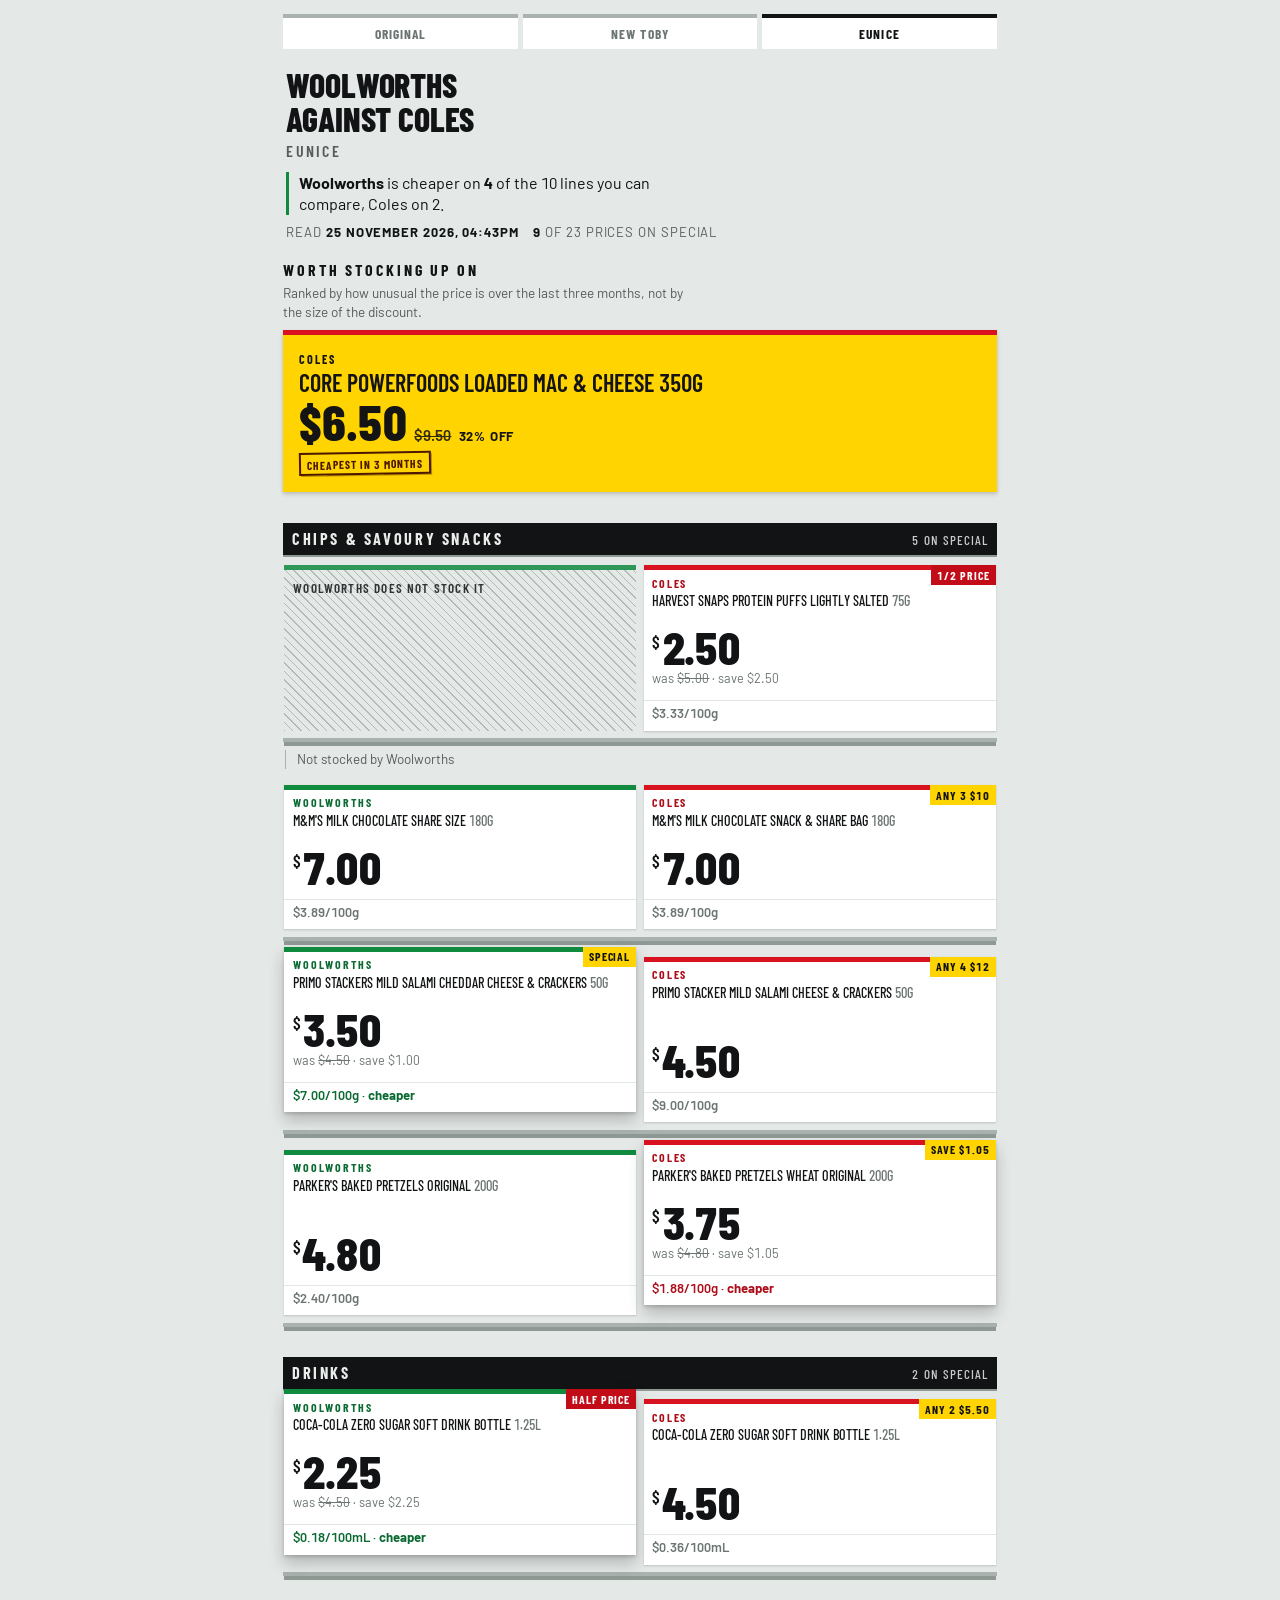
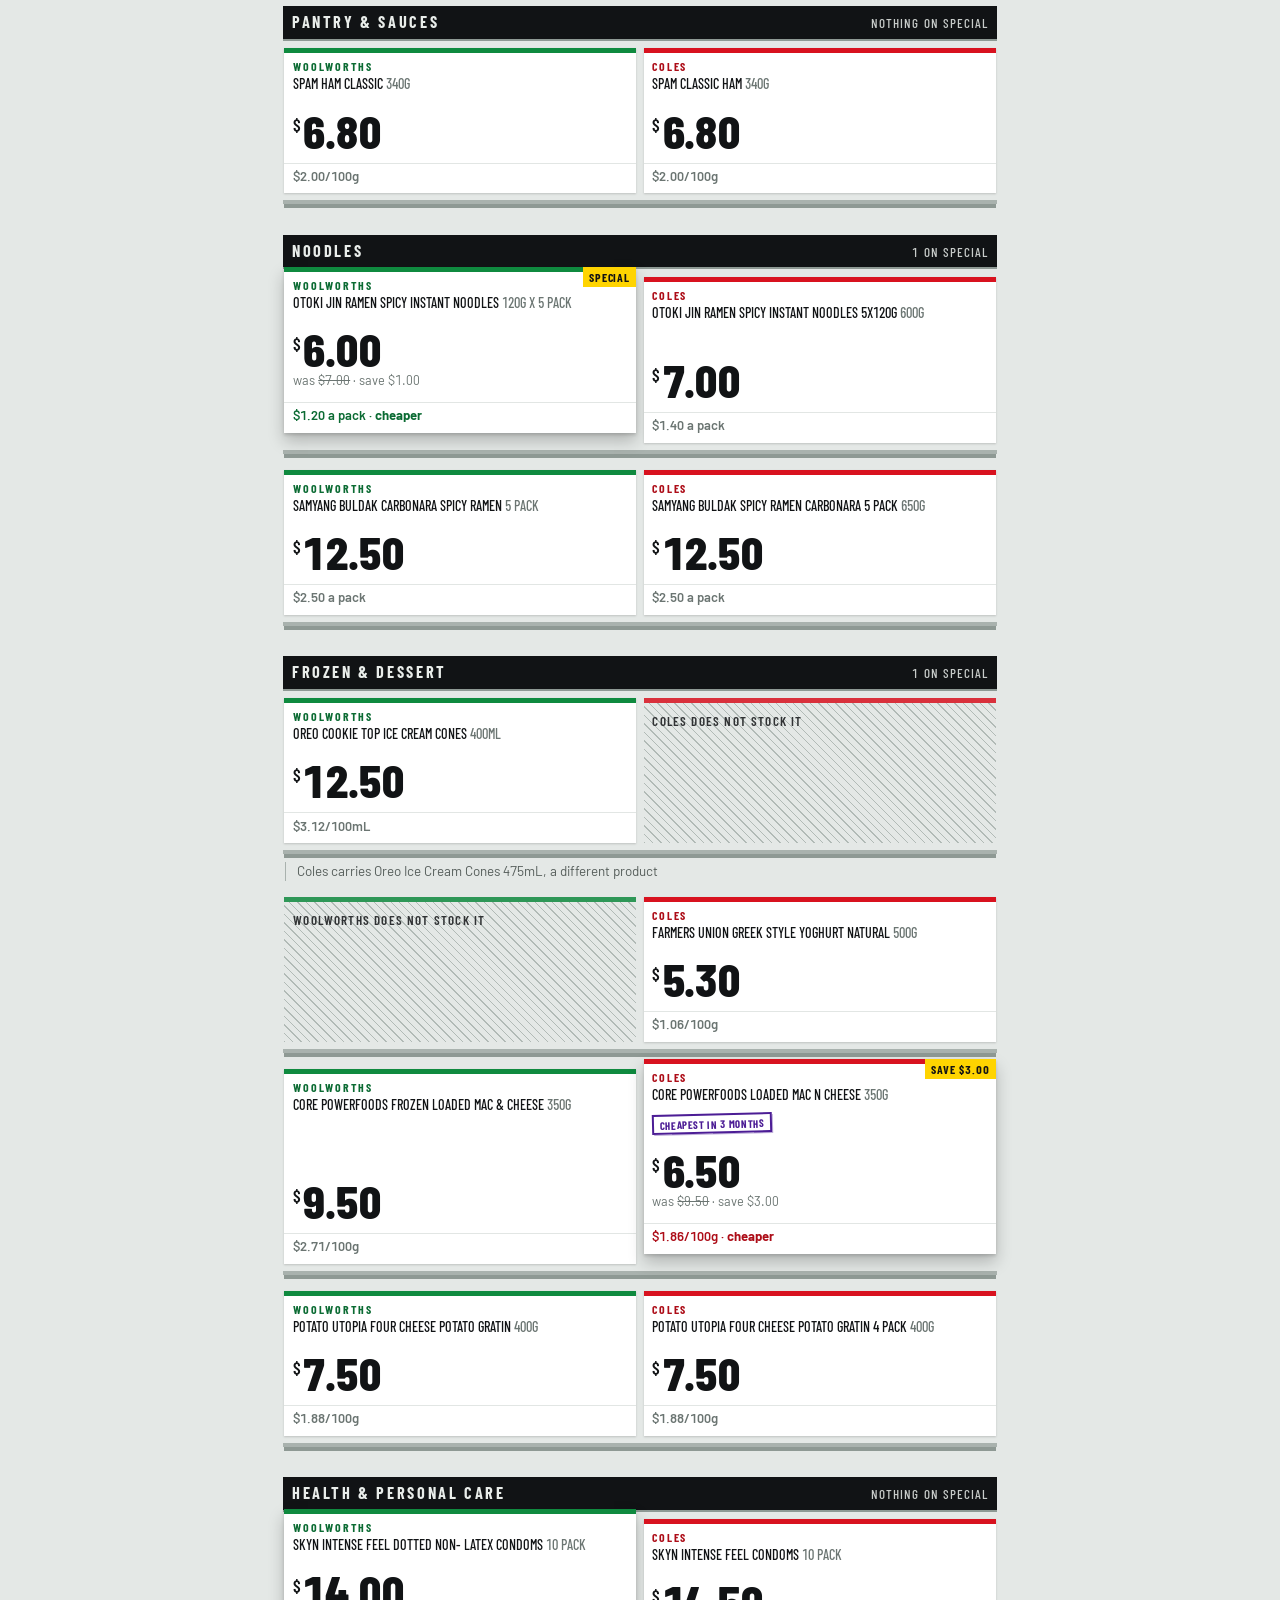
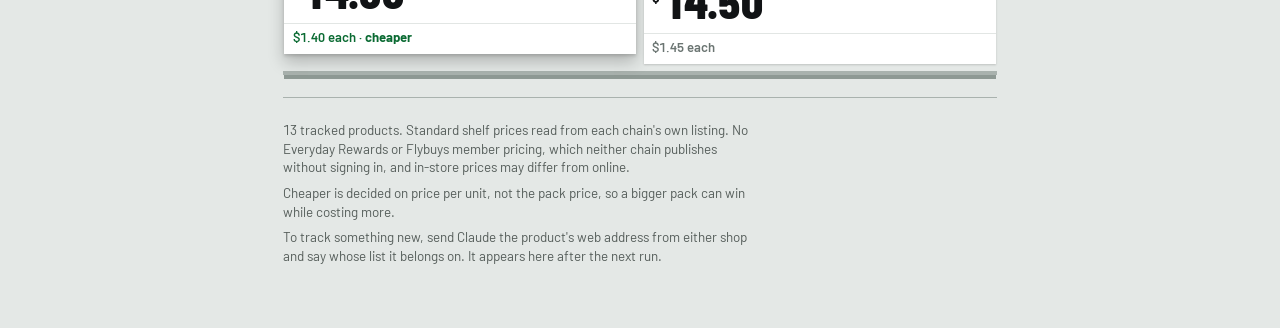
<file: docs/eunice.html>
<!doctype html><html lang=en-AU><head><meta charset=utf-8><meta name=viewport content="width=device-width,initial-scale=1"><meta name=color-scheme content="light dark"><title>Woolworths against Coles</title><style>@font-face{font-family:"Barlow";font-style:normal;font-weight:400;font-display:swap;src:url(fonts/Barlow-400.woff2) format('woff2')}
@font-face{font-family:"Barlow";font-style:normal;font-weight:600;font-display:swap;src:url(fonts/Barlow-600.woff2) format('woff2')}
@font-face{font-family:"Barlow";font-style:normal;font-weight:700;font-display:swap;src:url(fonts/Barlow-700.woff2) format('woff2')}
@font-face{font-family:"Barlow Condensed";font-style:normal;font-weight:500;font-display:swap;src:url(fonts/BarlowCondensed-500.woff2) format('woff2')}
@font-face{font-family:"Barlow Condensed";font-style:normal;font-weight:600;font-display:swap;src:url(fonts/BarlowCondensed-600.woff2) format('woff2')}
@font-face{font-family:"Barlow Condensed";font-style:normal;font-weight:700;font-display:swap;src:url(fonts/BarlowCondensed-700.woff2) format('woff2')}
@font-face{font-family:"Barlow Condensed";font-style:normal;font-weight:800;font-display:swap;src:url(fonts/BarlowCondensed-800.woff2) format('woff2')}
:root{
  --aisle:#e4e8e6; --aisle-deep:#d3d9d6; --rail:#a9b2ae; --rail-lip:#8e9994;
  --card:#fff; --card-ink:#111315; --card-soft:#6b7572; --card-hair:#e2e6e4;
  --ink:#111315; --ink-soft:#555d5a;
  --wool:#0f8a3f; --wool-deep:#0b6b33;
  --coles:#d8121f; --coles-deep:#ad0d18;
  --flash:#ffd400; --flash-ink:#141414;
  /* Red says Coles. It never says 'discount', or a Woolworths half price
     would arrive wearing its rival's colour. It is only ever the burst
     inside a yellow flash. */
  --burst:#c20d19;
  /* Aisle furniture, so it can darken in dark mode while the printed
     tickets stay white. */
  --sign:#111315; --sign-ink:#e9edea;
  /* Inspector's violet: the app's own voice, not either chain's, and not
     the focus ring's blue. */
  --stamp:#4c1d95; --focus:#1b45c4;
  --ease:cubic-bezier(.16,1,.3,1); --step:38ms;
  color-scheme:light dark;
}
/* The aisle after close. Printed card does not change colour under different
   light, so the tickets stay white and only the aisle around them darkens. */
@media (prefers-color-scheme:dark){
  :root{
    --aisle:#16191a; --aisle-deep:#101213; --rail:#333b3d; --rail-lip:#454e50;
    --ink:#e9edea; --ink-soft:#98a29e;
    --focus:#7fa6ff;
    --sign:#2b3133; --sign-ink:#e9edea;
  }
}
*{box-sizing:border-box}
html{background:var(--aisle)}
body{
  margin:0; background:var(--aisle); color:var(--ink);
  font-family:Barlow,system-ui,-apple-system,sans-serif;
  font-size:15px; line-height:1.4; font-variant-numeric:tabular-nums;
  -webkit-text-size-adjust:100%; overflow-x:hidden;
}
::selection{background:var(--flash); color:var(--flash-ink)}
:focus-visible{outline:3px solid var(--focus); outline-offset:3px}
::-webkit-scrollbar{width:10px}
::-webkit-scrollbar-track{background:var(--aisle-deep)}
::-webkit-scrollbar-thumb{background:var(--rail); border:2px solid var(--aisle-deep)}
main{max-width:46rem; margin:0 auto; padding:0 .7rem 3.5rem}

/* ---------- whose list ---------- */
/* Links, not script: each profile is its own page, so a list can be
   bookmarked on its own and the switch survives a reload. */
.switch{display:flex; gap:.3rem; margin:.9rem 0 0}
.switch a{
  flex:1; text-align:center; padding:.4rem .2rem .35rem;
  font-family:"Barlow Condensed",sans-serif; font-weight:700; font-size:.84rem;
  letter-spacing:.08em; text-transform:uppercase; text-decoration:none;
  background:var(--card); color:var(--card-soft);
  border-top:4px solid var(--rail);
}
.switch a[aria-current=page]{color:var(--card-ink); border-top-color:var(--ink)}
.whose{
  margin:.3rem 0 0; font-family:"Barlow Condensed",sans-serif; font-weight:600;
  font-size:1rem; text-transform:uppercase; letter-spacing:.14em;
  color:var(--ink-soft);
}

/* ---------- an empty list ---------- */
.nothing{
  background:var(--card); color:var(--card-ink); padding:1rem;
  border-top:5px solid var(--rail); margin:.4rem 0 0;
}
.nothing p{margin:.35rem 0; max-width:50ch}
.nothing p:first-child{margin-top:0}

/* ---------- masthead ---------- */
.masthead{padding:1.2rem .2rem .9rem}
.masthead h1{
  font-family:"Barlow Condensed",sans-serif; font-weight:800; font-size:2.1rem;
  line-height:1; letter-spacing:-.005em; text-transform:uppercase; margin:0;
}
.masthead .when{
  margin:.5rem 0 0; display:flex; flex-wrap:wrap; gap:.1rem .9rem;
  font-weight:500; text-transform:uppercase; letter-spacing:.07em;
  font-size:.82rem; color:var(--ink-soft);
}
.masthead .when b{color:var(--ink); font-weight:700}
/* The answer, in the first viewport, in the winning chain's own colour. */
.verdict{
  margin:.55rem 0 .1rem; font-size:1rem; line-height:1.35; max-width:42ch;
  border-left:3px solid var(--chain); padding-left:.6rem;
}
.verdict[data-chain=woolworths]{--chain:var(--wool)}
.verdict[data-chain=coles]{--chain:var(--coles)}
.verdict b{font-weight:700}
.stale{color:#fff; background:var(--coles); padding:.05rem .4rem; font-weight:700}

/* ---------- the stock-up board ---------- */
.board{margin:.2rem 0 1.5rem}
.board > h2{
  font-family:"Barlow Condensed",sans-serif; font-weight:700; font-size:1rem;
  text-transform:uppercase; letter-spacing:.18em; margin:0 0 .45rem;
  color:var(--ink);
}
.board > h2 + p{margin:-.35rem 0 .6rem; color:var(--ink-soft);
                font-size:.85rem; max-width:52ch}
.board .rest{display:grid; grid-template-columns:1fr 1fr; gap:.5rem;
             margin-top:.5rem}

/* A flash ticket: the yellow card the chains actually hang on a special. */
.flash{
  display:block; text-decoration:none; background:var(--flash);
  color:var(--flash-ink); padding:.75rem .85rem .8rem; position:relative;
  border-top:5px solid var(--chain);
  box-shadow:0 2px 4px rgba(0,0,0,.2);
  transition:transform 140ms var(--ease),box-shadow 140ms var(--ease);
}
.flash[data-chain=woolworths]{--chain:var(--wool)}
.flash[data-chain=coles]{--chain:var(--coles)}
.flash.lead{padding:.95rem 1rem 1rem}
/* Half price is a burst on the yellow card, never a red card. */
.flash .burst{
  display:inline-block; background:var(--burst); color:#fff;
  font-family:"Barlow Condensed",sans-serif; font-weight:700;
  letter-spacing:.06em; text-transform:uppercase; font-size:.82rem;
  padding:.08rem .4rem; transform:rotate(-2deg);
}
.flash .chain{
  font-family:"Barlow Condensed",sans-serif; font-weight:700; font-size:.76rem;
  letter-spacing:.16em; text-transform:uppercase; display:block;
}
.flash .what{
  font-family:"Barlow Condensed",sans-serif; font-weight:600; line-height:1.05;
  text-transform:uppercase; display:block; margin:.15rem 0 .3rem;
  font-size:1.05rem;
}
.flash.lead .what{font-size:1.5rem}
.flash .row{display:flex; align-items:baseline; gap:.45rem; flex-wrap:wrap}
.flash .now{
  font-family:"Barlow Condensed",sans-serif; font-weight:800; line-height:.85;
  font-size:2.1rem; letter-spacing:-.02em;
}
.flash.lead .now{font-size:3.1rem}
.flash .was{font-weight:600; text-decoration:line-through;
            text-decoration-thickness:1px; opacity:.88}
.flash .cut{font-weight:700; text-transform:uppercase; letter-spacing:.06em;
            font-size:.82rem}
.flash:active{transform:translateY(2px); box-shadow:0 1px 2px rgba(0,0,0,.22)}

/* ---------- bay sign ---------- */
.bay{
  display:flex; align-items:baseline; justify-content:space-between; gap:1em;
  margin:1.9rem 0 .6rem; padding:.3rem .55rem;
  background:var(--sign); color:var(--sign-ink);
  box-shadow:0 2px 0 var(--rail-lip);
}
.bay h2{
  font-family:"Barlow Condensed",sans-serif; font-weight:700; font-size:1.02rem;
  text-transform:uppercase; letter-spacing:.16em; margin:0;
}
.bay .count{
  font-family:"Barlow Condensed",sans-serif; font-weight:500; font-size:.82rem;
  letter-spacing:.08em; text-transform:uppercase; opacity:.85;
  white-space:nowrap;
}

/* ---------- the rail ---------- */
.bayrows{display:flex; flex-direction:column; gap:1rem}
.pair{margin:0}
.slots{
  display:grid; gap:.45rem;
  /* Capped rather than stretched, so a ticket keeps a ticket's proportion on a
     wide screen instead of going landscape. */
  grid-template-columns:repeat(2,minmax(0,22rem));
  justify-content:center;
  /* head / mark / price / unit. Both tickets inherit these four rows, which is
     what puts the two prices on the same line. */
  grid-template-rows:auto auto auto auto;
  align-items:stretch;
  padding-bottom:.45rem;
  border-bottom:4px solid var(--rail);
  box-shadow:0 5px 0 -1px var(--rail-lip);
}
.pair .note{
  margin:.5rem .1rem 0; font-size:.84rem; color:var(--ink-soft);
  padding-left:.7rem; border-left:1px solid var(--rail);
}

/* ---------- a ticket ---------- */
.ticket,.empty,.fault{
  grid-row:span 4;
  display:grid; grid-template-rows:subgrid;
}
.ticket{
  min-height:10.6rem; position:relative;
  background:var(--card); color:var(--card-ink); text-decoration:none;
  border-top:5px solid var(--chain);
  box-shadow:0 1px 2px rgba(0,0,0,.17);
  transition:transform 150ms var(--ease),box-shadow 150ms var(--ease);
}
/* Without subgrid the rows do not lock, so fall back to bottom-anchoring the
   price as before rather than leaving the layout broken. */
@supports not (grid-template-rows:subgrid){
  .ticket{display:flex; flex-direction:column}
  .ticket .t-price{margin-top:auto}
}
.t-head{align-self:start}
.t-mark{align-self:end}
.t-price{align-self:end}
.t-unit{align-self:end}
.ticket[data-chain=woolworths]{--chain:var(--wool); --chain-deep:var(--wool-deep)}
.ticket[data-chain=coles]{--chain:var(--coles); --chain-deep:var(--coles-deep)}
.ticket .chain{
  font-family:"Barlow Condensed",sans-serif; font-weight:700; font-size:.74rem;
  letter-spacing:.15em; text-transform:uppercase; color:var(--chain-deep);
  padding:.3rem .55rem 0;
}
.ticket .name{
  font-family:"Barlow Condensed",sans-serif; font-weight:500; font-size:.88rem;
  line-height:1.08; text-transform:uppercase; padding:.1rem .55rem .3rem;
}
.ticket .size{color:var(--card-soft); font-weight:400}

/* The pack price leads. It is the number the shopper already knows. */
.ticket .price{
  padding:0 .55rem; display:flex; align-items:baseline; gap:.08rem;
}
.ticket .price .cur{
  font-family:"Barlow Condensed",sans-serif; font-weight:600; font-size:1.1rem;
  align-self:flex-start; margin-top:.16rem;
}
.ticket .price .n{
  font-family:"Barlow Condensed",sans-serif; font-weight:800; font-size:2.9rem;
  line-height:.86; letter-spacing:-.025em;
}
.ticket .was{
  padding:.05rem .55rem 0; font-size:.8rem; color:var(--card-soft);
}
.ticket .was s{text-decoration-thickness:1px}
/* The legally mandated unit line, small, and the tiebreaker. */
.ticket .t-unit{
  padding:.2rem .55rem .5rem; font-size:.82rem; font-weight:600;
  color:var(--card-soft); border-top:1px solid var(--card-hair);
  margin-top:.3rem;
}
.ticket.best .t-unit{color:var(--chain-deep)}
.ticket .t-unit b{font-weight:700}

/* The head row: chain on the left, promo flag on the right, product name
   across both. The flag used to be absolutely positioned and overprinted the
   chain name, so it now owns a column of its own. */
.t-head{
  display:grid; grid-template-columns:1fr auto; align-items:start;
  column-gap:.4rem;
}
.t-head .name{grid-column:1/-1}
/* The special flash, a second card laid on the ticket's top corner. */
.ticket .tag{
  grid-column:2; align-self:start; margin-top:-5px;
  background:var(--flash);
  color:var(--flash-ink); font-family:"Barlow Condensed",sans-serif;
  font-weight:700; font-size:.74rem; letter-spacing:.08em;
  text-transform:uppercase; padding:.12rem .38rem; white-space:nowrap;
  transform-origin:top right;
}
.ticket .tag.half{background:var(--burst); color:#fff}

/* The app's own mark, struck on the ticket rather than printed by the shop.
   Violet ink so it is neither chain's colour and not the focus ring's blue; a
   double rule offset by a hair and multiplied into the card so it reads as an
   overprinted strike rather than a crisp UI chip. */
.stamp{
  display:inline-block; justify-self:start;
  font-family:"Barlow Condensed",sans-serif; font-weight:700; font-size:.72rem;
  letter-spacing:.09em; text-transform:uppercase; color:var(--stamp);
  padding:.1rem .34rem; border:2px solid var(--stamp);
  box-shadow:1.5px 1.5px 0 -0.5px color-mix(in srgb,var(--stamp) 35%,transparent);
  mix-blend-mode:multiply;
  transform:rotate(-1.4deg); transform-origin:left center;
}
@supports not (color: color-mix(in srgb,red 50%,blue)){
  .stamp{box-shadow:1.5px 1.5px 0 -0.5px var(--stamp)}
}
.ticket .stamp{
  margin:0 .55rem .45rem; font-size:.68rem; line-height:1.2;
  letter-spacing:.06em;
}
/* On the board the card is already yellow, so the strike sits on that. */
.flash .stamp{margin:.45rem 0 0; transform:rotate(-1deg)}

/* The cheaper ticket stands proud of its neighbour in the rail. */
.ticket.proud{
  transform:translateY(-10px);
  box-shadow:0 8px 15px rgba(0,0,0,.22),0 2px 3px rgba(0,0,0,.15);
}
@media (hover:hover){
  .ticket:hover{transform:translateY(-14px)}
  .ticket.proud:hover{transform:translateY(-17px)}
  .flash:hover{transform:translateY(-3px); box-shadow:0 6px 12px rgba(0,0,0,.24)}
}
/* Pressed tickets seat into the rail. */
.ticket:active{transform:translateY(3px); box-shadow:0 0 0 rgba(0,0,0,0)}
.ticket.proud:active{transform:translateY(-4px)}

/* An empty slot: this chain does not stock the line. */
.empty[data-chain=woolworths]{--chain:var(--wool)}
.empty[data-chain=coles]{--chain:var(--coles)}
.empty{
  min-height:10.6rem; align-content:end; padding:.55rem;
  border-top:5px solid var(--chain);
  background-image:repeating-linear-gradient(45deg,
    var(--rail) 0 1px,transparent 1px 6px);
  font-family:"Barlow Condensed",sans-serif; font-weight:600; font-size:.82rem;
  text-transform:uppercase; letter-spacing:.09em; color:var(--ink);
  opacity:.85;
}
/* A broken pin: the one state that is the reader's job to fix. */
.fault{
  min-height:10.6rem; align-content:end; gap:.2rem; padding:.55rem;
  background:var(--card); border-top:5px solid var(--coles);
  box-shadow:inset 0 0 0 2px var(--coles);
  font-family:"Barlow Condensed",sans-serif; font-weight:700; font-size:.82rem;
  text-transform:uppercase; letter-spacing:.07em; color:var(--coles-deep);
}
.fault span{font-family:Barlow,sans-serif; font-weight:400; text-transform:none;
            letter-spacing:0; color:var(--card-soft)}
/* A read that failed this run, rather than a pin that needs fixing. Red is
   reserved for work the reader has to do. */
.fault.soft{
  border-top-color:var(--rail); box-shadow:inset 0 0 0 2px var(--rail);
  color:var(--ink);
}

/* ---------- footer ---------- */
footer{
  margin-top:1.4rem; padding-top:1rem; border-top:1px solid var(--rail);
  color:var(--ink-soft); font-size:.84rem;
}
footer p{margin:.4rem 0; max-width:60ch}
footer code{
  font-family:ui-monospace,"Cascadia Mono",monospace; font-size:.8rem;
  color:var(--ink); background:var(--aisle-deep); padding:.05rem .25rem;
}

/* ---------- motion: the aisle being set before opening ----------
   Every effect below is layered onto the finished page above. The transitions
   run out of @starting-style, so the seated, readable state is the element's
   real state and a browser that runs none of this still shows the shop. */
@media (prefers-reduced-motion:no-preference){
  .ticket,.empty,.fault{
    transition:
      transform 420ms var(--ease) calc(var(--i,0)*var(--step)),
      rotate 420ms var(--ease) calc(var(--i,0)*var(--step)),
      box-shadow 420ms var(--ease) calc(var(--i,0)*var(--step));
  }
  /* Tickets are pushed into the rail channel, tilting as they seat. */
  @starting-style{
    .ticket,.empty,.fault{transform:translateX(-20px); rotate:-1.5deg}
    .ticket.proud{transform:translateX(-20px) translateY(0)}
  }
  /* The cheaper ticket rises only after both are seated, so the reader sees
     the comparison resolve rather than arriving already decided. */
  .ticket.proud{
    transition:
      transform 520ms var(--ease) calc(var(--i,0)*var(--step) + 300ms),
      rotate 420ms var(--ease) calc(var(--i,0)*var(--step)),
      box-shadow 520ms var(--ease) calc(var(--i,0)*var(--step) + 300ms);
  }
  /* The flash turns over onto the ticket, as a second card laid on top. */
  .ticket .tag{
    transition:rotate 380ms var(--ease) calc(var(--i,0)*var(--step) + 420ms),
               opacity 260ms var(--ease) calc(var(--i,0)*var(--step) + 420ms);
  }
  @starting-style{.ticket .tag{rotate:-16deg; opacity:0}}
  /* The stamp is struck on afterwards. */
  .stamp{
    transition:transform 260ms var(--ease) calc(var(--i,0)*var(--step) + 560ms),
               opacity 200ms linear calc(var(--i,0)*var(--step) + 560ms);
  }
  @starting-style{
    .stamp{transform:rotate(-1.4deg) scale(1.5); opacity:0}
  }
  /* Focal moment: the lead flash ticket is stamped down on the board. */
  .flash.lead{
    transition:transform 520ms var(--ease) 60ms,
               box-shadow 520ms var(--ease) 60ms;
  }
  @starting-style{
    .flash.lead{transform:scale(1.07) translateY(-10px);
                box-shadow:0 18px 30px rgba(0,0,0,.28)}
  }
  .board .rest .flash{
    transition:transform 400ms var(--ease) calc(320ms + var(--j,0)*90ms);
  }
  @starting-style{.board .rest .flash{transform:translateY(-14px)}}
  /* Bay signs light as the aisle is walked. Scroll-linked where supported,
     and simply lit where not. */
  @supports (animation-timeline:view()){
    .bay{
      animation:sign linear both;
      animation-timeline:view();
      animation-range:entry 0% entry 70%;
    }
    @keyframes sign{
      from{background:var(--rail); color:var(--sign-ink); box-shadow:none}
      to{background:var(--sign); color:var(--sign-ink);
         box-shadow:0 2px 0 var(--rail-lip)}
    }
  }
}
</style></head><body><main><nav class="switch" aria-label="Whose list"><a href="index.html">Original</a><a href="toby.html">New Toby</a><a href="eunice.html" aria-current="page">Eunice</a></nav><div class="masthead"><h1>Woolworths<br>against Coles</h1><p class="whose">Eunice</p><p class="verdict" data-chain="woolworths"><b>Woolworths</b> is cheaper on <b>4</b> of the 10 lines you can compare, Coles on 2.</p><p class="when"><span>Read <b>25 November 2026, 04:43pm</b></span><span><b>9</b> of 23 prices on special</span></p></div><section class="board"><h2>Worth stocking up on</h2><p>Ranked by how unusual the price is over the last three months, not by the size of the discount.</p><a class="flash lead" data-chain="coles" style="--j:0" href="https://www.coles.com.au/product/core-powerfoods-loaded-mac-n-cheese-350g-8425218" rel="noreferrer"><span class="chain">Coles</span><span class="what">CORE Powerfoods Loaded Mac &amp; Cheese 350g</span><span class="row"><span class="now">$6.50</span><span class="was">$9.50</span><span class="cut">32% off</span></span><span class="stamp rare">cheapest in 3 months</span></a></section><div class="bay"><h2>Chips &amp; savoury snacks</h2><span class="count">5 on special</span></div><div class="bayrows"><div class="pair"><div class="slots"><div class="empty" data-chain="woolworths" style="--i:1">Woolworths does not stock it</div><a class="ticket" data-chain="coles" style="--i:1" href="https://www.coles.com.au/product/harvest-snaps-protein-puffs-lightly-salted-75g-1967981" rel="noreferrer"><span class="t-head"><span class="chain">Coles</span><span class="tag half">1/2 Price</span><span class="name">Harvest Snaps Protein Puffs Lightly Salted <span class="size">75g</span></span></span><span class="t-mark"></span><span class="t-price"><span class="price"><span class="cur">$</span><span class="n">2.50</span></span><span class="was">was <s>$5.00</s> · save $2.50</span></span><span class="t-unit">$3.33/100g</span></a></div><p class="note">Not stocked by Woolworths</p></div><div class="pair"><div class="slots"><a class="ticket" data-chain="woolworths" style="--i:2" href="https://www.woolworths.com.au/shop/productdetails/460247/m-m-s-milk-chocolate-share-size" rel="noreferrer"><span class="t-head"><span class="chain">Woolworths</span><span class="name">M&amp;M&#x27;s Milk Chocolate Share Size <span class="size">180g</span></span></span><span class="t-mark"></span><span class="t-price"><span class="price"><span class="cur">$</span><span class="n">7.00</span></span></span><span class="t-unit">$3.89/100g</span></a><a class="ticket" data-chain="coles" style="--i:2" href="https://www.coles.com.au/product/mandm&#x27;s-milk-chocolate-snack-and-share-bag-180g-5258936" rel="noreferrer"><span class="t-head"><span class="chain">Coles</span><span class="tag">Any 3 $10</span><span class="name">M&amp;M&#x27;S Milk Chocolate Snack &amp; Share Bag <span class="size">180g</span></span></span><span class="t-mark"></span><span class="t-price"><span class="price"><span class="cur">$</span><span class="n">7.00</span></span></span><span class="t-unit">$3.89/100g</span></a></div></div><div class="pair"><div class="slots"><a class="ticket proud best" data-chain="woolworths" style="--i:3" href="https://www.woolworths.com.au/shop/productdetails/63584/primo-stackers-mild-salami-cheddar-cheese-crackers" rel="noreferrer"><span class="t-head"><span class="chain">Woolworths</span><span class="tag">Special</span><span class="name">Primo Stackers Mild Salami Cheddar Cheese &amp; Crackers <span class="size">50g</span></span></span><span class="t-mark"></span><span class="t-price"><span class="price"><span class="cur">$</span><span class="n">3.50</span></span><span class="was">was <s>$4.50</s> · save $1.00</span></span><span class="t-unit">$7.00/100g · <b>cheaper</b></span></a><a class="ticket" data-chain="coles" style="--i:3" href="https://www.coles.com.au/product/primo-stacker-mild-salami-cheese-and-crackers-50g-3755430" rel="noreferrer"><span class="t-head"><span class="chain">Coles</span><span class="tag">Any 4 $12</span><span class="name">Primo Stacker Mild Salami Cheese &amp; Crackers <span class="size">50g</span></span></span><span class="t-mark"></span><span class="t-price"><span class="price"><span class="cur">$</span><span class="n">4.50</span></span></span><span class="t-unit">$9.00/100g</span></a></div></div><div class="pair"><div class="slots"><a class="ticket" data-chain="woolworths" style="--i:4" href="https://www.woolworths.com.au/shop/productdetails/24378/parker-s-baked-pretzels-original" rel="noreferrer"><span class="t-head"><span class="chain">Woolworths</span><span class="name">Parker&#x27;s Baked Pretzels Original <span class="size">200g</span></span></span><span class="t-mark"></span><span class="t-price"><span class="price"><span class="cur">$</span><span class="n">4.80</span></span></span><span class="t-unit">$2.40/100g</span></a><a class="ticket proud best" data-chain="coles" style="--i:4" href="https://www.coles.com.au/product/parker&#x27;s-baked-pretzels-wheat-original-200g-6133970" rel="noreferrer"><span class="t-head"><span class="chain">Coles</span><span class="tag">save $1.05</span><span class="name">Parker&#x27;s Baked Pretzels Wheat Original <span class="size">200g</span></span></span><span class="t-mark"></span><span class="t-price"><span class="price"><span class="cur">$</span><span class="n">3.75</span></span><span class="was">was <s>$4.80</s> · save $1.05</span></span><span class="t-unit">$1.88/100g · <b>cheaper</b></span></a></div></div></div><div class="bay"><h2>Drinks</h2><span class="count">2 on special</span></div><div class="bayrows"><div class="pair"><div class="slots"><a class="ticket proud best" data-chain="woolworths" style="--i:5" href="https://www.woolworths.com.au/shop/productdetails/623034/coca-cola-zero-sugar-soft-drink-bottle" rel="noreferrer"><span class="t-head"><span class="chain">Woolworths</span><span class="tag half">Half price</span><span class="name">Coca-Cola Zero Sugar Soft Drink Bottle <span class="size">1.25L</span></span></span><span class="t-mark"></span><span class="t-price"><span class="price"><span class="cur">$</span><span class="n">2.25</span></span><span class="was">was <s>$4.50</s> · save $2.25</span></span><span class="t-unit">$0.18/100mL · <b>cheaper</b></span></a><a class="ticket" data-chain="coles" style="--i:5" href="https://www.coles.com.au/product/coca-cola-zero-sugar-soft-drink-bottle-1.25l-2993706" rel="noreferrer"><span class="t-head"><span class="chain">Coles</span><span class="tag">Any 2 $5.50</span><span class="name">Coca-Cola Zero Sugar Soft Drink Bottle <span class="size">1.25L</span></span></span><span class="t-mark"></span><span class="t-price"><span class="price"><span class="cur">$</span><span class="n">4.50</span></span></span><span class="t-unit">$0.36/100mL</span></a></div></div></div><div class="bay"><h2>Pantry &amp; sauces</h2><span class="count">nothing on special</span></div><div class="bayrows"><div class="pair"><div class="slots"><a class="ticket" data-chain="woolworths" style="--i:6" href="https://www.woolworths.com.au/shop/productdetails/33964/spam-ham-classic" rel="noreferrer"><span class="t-head"><span class="chain">Woolworths</span><span class="name">Spam Ham Classic <span class="size">340g</span></span></span><span class="t-mark"></span><span class="t-price"><span class="price"><span class="cur">$</span><span class="n">6.80</span></span></span><span class="t-unit">$2.00/100g</span></a><a class="ticket" data-chain="coles" style="--i:6" href="https://www.coles.com.au/product/spam-classic-ham-340g-118521" rel="noreferrer"><span class="t-head"><span class="chain">Coles</span><span class="name">Spam Classic Ham <span class="size">340g</span></span></span><span class="t-mark"></span><span class="t-price"><span class="price"><span class="cur">$</span><span class="n">6.80</span></span></span><span class="t-unit">$2.00/100g</span></a></div></div></div><div class="bay"><h2>Noodles</h2><span class="count">1 on special</span></div><div class="bayrows"><div class="pair"><div class="slots"><a class="ticket proud best" data-chain="woolworths" style="--i:7" href="https://www.woolworths.com.au/shop/productdetails/122658/otoki-jin-ramen-spicy-instant-noodles" rel="noreferrer"><span class="t-head"><span class="chain">Woolworths</span><span class="tag">Special</span><span class="name">Otoki Jin Ramen Spicy Instant Noodles <span class="size">120g x 5 pack</span></span></span><span class="t-mark"></span><span class="t-price"><span class="price"><span class="cur">$</span><span class="n">6.00</span></span><span class="was">was <s>$7.00</s> · save $1.00</span></span><span class="t-unit">$1.20 a pack · <b>cheaper</b></span></a><a class="ticket" data-chain="coles" style="--i:7" href="https://www.coles.com.au/product/otoki-jin-ramen-spicy-instant-noodles-5x120g-600g-4677412" rel="noreferrer"><span class="t-head"><span class="chain">Coles</span><span class="name">Otoki Jin Ramen Spicy Instant Noodles 5x120g <span class="size">600g</span></span></span><span class="t-mark"></span><span class="t-price"><span class="price"><span class="cur">$</span><span class="n">7.00</span></span></span><span class="t-unit">$1.40 a pack</span></a></div></div><div class="pair"><div class="slots"><a class="ticket" data-chain="woolworths" style="--i:8" href="https://www.woolworths.com.au/shop/productdetails/805129/samyang-buldak-carbonara-spicy-ramen" rel="noreferrer"><span class="t-head"><span class="chain">Woolworths</span><span class="name">Samyang Buldak Carbonara Spicy Ramen <span class="size">5 pack</span></span></span><span class="t-mark"></span><span class="t-price"><span class="price"><span class="cur">$</span><span class="n">12.50</span></span></span><span class="t-unit">$2.50 a pack</span></a><a class="ticket" data-chain="coles" style="--i:8" href="https://www.coles.com.au/product/samyang-buldak-spicy-ramen-carbonara-5-pack-650g-5049834" rel="noreferrer"><span class="t-head"><span class="chain">Coles</span><span class="name">Samyang Buldak Spicy Ramen Carbonara 5 Pack <span class="size">650g</span></span></span><span class="t-mark"></span><span class="t-price"><span class="price"><span class="cur">$</span><span class="n">12.50</span></span></span><span class="t-unit">$2.50 a pack</span></a></div></div></div><div class="bay"><h2>Frozen &amp; dessert</h2><span class="count">1 on special</span></div><div class="bayrows"><div class="pair"><div class="slots"><a class="ticket" data-chain="woolworths" style="--i:9" href="https://www.woolworths.com.au/shop/productdetails/918708/oreo-cookie-top-ice-cream-cones" rel="noreferrer"><span class="t-head"><span class="chain">Woolworths</span><span class="name">Oreo Cookie Top Ice Cream Cones <span class="size">400mL</span></span></span><span class="t-mark"></span><span class="t-price"><span class="price"><span class="cur">$</span><span class="n">12.50</span></span></span><span class="t-unit">$3.12/100mL</span></a><div class="empty" data-chain="coles" style="--i:9">Coles does not stock it</div></div><p class="note">Coles carries Oreo Ice Cream Cones 475mL, a different product</p></div><div class="pair"><div class="slots"><div class="empty" data-chain="woolworths" style="--i:10">Woolworths does not stock it</div><a class="ticket" data-chain="coles" style="--i:10" href="https://www.coles.com.au/product/farmers-union-greek-style-yoghurt-natural-500g-5588963" rel="noreferrer"><span class="t-head"><span class="chain">Coles</span><span class="name">Farmers Union Greek Style Yoghurt Natural <span class="size">500g</span></span></span><span class="t-mark"></span><span class="t-price"><span class="price"><span class="cur">$</span><span class="n">5.30</span></span></span><span class="t-unit">$1.06/100g</span></a></div></div><div class="pair"><div class="slots"><a class="ticket" data-chain="woolworths" style="--i:11" href="https://www.woolworths.com.au/shop/productdetails/6018661/core-powerfoods-frozen-loaded-mac-cheese" rel="noreferrer"><span class="t-head"><span class="chain">Woolworths</span><span class="name">CORE Powerfoods Frozen Loaded Mac &amp; Cheese <span class="size">350g</span></span></span><span class="t-mark"></span><span class="t-price"><span class="price"><span class="cur">$</span><span class="n">9.50</span></span></span><span class="t-unit">$2.71/100g</span></a><a class="ticket proud best" data-chain="coles" style="--i:11" href="https://www.coles.com.au/product/core-powerfoods-loaded-mac-n-cheese-350g-8425218" rel="noreferrer"><span class="t-head"><span class="chain">Coles</span><span class="tag">save $3.00</span><span class="name">Core PowerFoods Loaded Mac N Cheese <span class="size">350g</span></span></span><span class="t-mark"><span class="stamp">cheapest in 3 months</span></span><span class="t-price"><span class="price"><span class="cur">$</span><span class="n">6.50</span></span><span class="was">was <s>$9.50</s> · save $3.00</span></span><span class="t-unit">$1.86/100g · <b>cheaper</b></span></a></div></div><div class="pair"><div class="slots"><a class="ticket" data-chain="woolworths" style="--i:12" href="https://www.woolworths.com.au/shop/productdetails/203424/potato-utopia-four-cheese-potato-gratin" rel="noreferrer"><span class="t-head"><span class="chain">Woolworths</span><span class="name">Potato Utopia Four Cheese Potato Gratin <span class="size">400g</span></span></span><span class="t-mark"></span><span class="t-price"><span class="price"><span class="cur">$</span><span class="n">7.50</span></span></span><span class="t-unit">$1.88/100g</span></a><a class="ticket" data-chain="coles" style="--i:12" href="https://www.coles.com.au/product/potato-utopia-four-cheese-potato-gratin-4-pack-400g-1531545" rel="noreferrer"><span class="t-head"><span class="chain">Coles</span><span class="name">Potato Utopia Four Cheese Potato Gratin 4 Pack <span class="size">400g</span></span></span><span class="t-mark"></span><span class="t-price"><span class="price"><span class="cur">$</span><span class="n">7.50</span></span></span><span class="t-unit">$1.88/100g</span></a></div></div></div><div class="bay"><h2>Health &amp; personal care</h2><span class="count">nothing on special</span></div><div class="bayrows"><div class="pair"><div class="slots"><a class="ticket proud best" data-chain="woolworths" style="--i:13" href="https://www.woolworths.com.au/shop/productdetails/779561/skyn-intense-feel-dotted-non-latex-condoms" rel="noreferrer"><span class="t-head"><span class="chain">Woolworths</span><span class="name">SKYN Intense Feel Dotted Non- Latex Condoms <span class="size">10 pack</span></span></span><span class="t-mark"></span><span class="t-price"><span class="price"><span class="cur">$</span><span class="n">14.00</span></span></span><span class="t-unit">$1.40 each · <b>cheaper</b></span></a><a class="ticket" data-chain="coles" style="--i:13" href="https://www.coles.com.au/product/skyn-intense-feel-condoms-10-pack-6174321" rel="noreferrer"><span class="t-head"><span class="chain">Coles</span><span class="name">SKYN Intense Feel Condoms <span class="size">10 Pack</span></span></span><span class="t-mark"></span><span class="t-price"><span class="price"><span class="cur">$</span><span class="n">14.50</span></span></span><span class="t-unit">$1.45 each</span></a></div></div></div><footer><p>13 tracked products. Standard shelf prices read from each chain's own listing. No Everyday Rewards or Flybuys member pricing, which neither chain publishes without signing in, and in-store prices may differ from online.</p><p>Cheaper is decided on price per unit, not the pack price, so a bigger pack can win while costing more.</p><p>To track something new, send Claude the product's web address from either shop and say whose list it belongs on. It appears here after the next run.</p></footer></main></body></html>
</file>
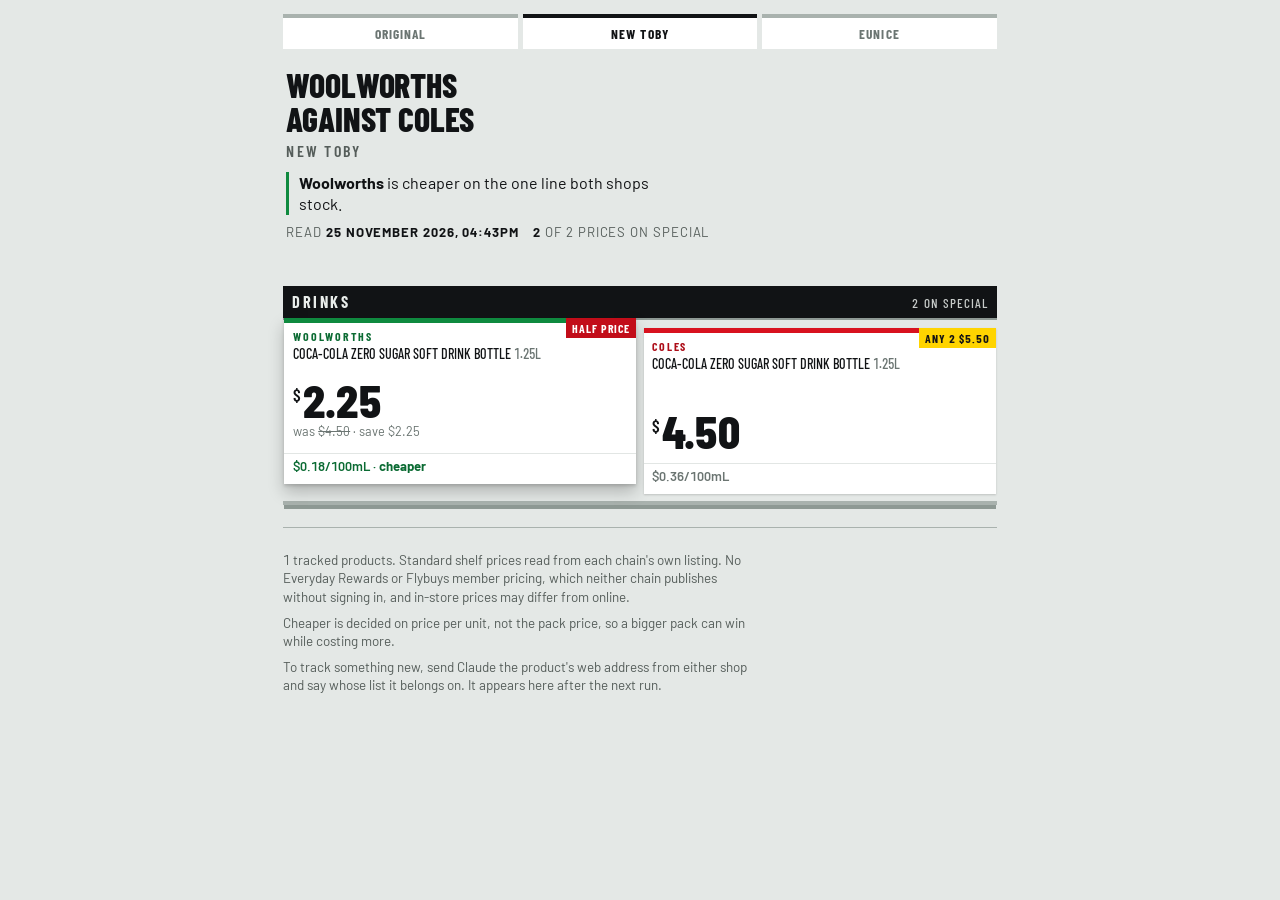
<file: docs/toby.html>
<!doctype html><html lang=en-AU><head><meta charset=utf-8><meta name=viewport content="width=device-width,initial-scale=1"><meta name=color-scheme content="light dark"><title>Woolworths against Coles</title><style>@font-face{font-family:"Barlow";font-style:normal;font-weight:400;font-display:swap;src:url(fonts/Barlow-400.woff2) format('woff2')}
@font-face{font-family:"Barlow";font-style:normal;font-weight:600;font-display:swap;src:url(fonts/Barlow-600.woff2) format('woff2')}
@font-face{font-family:"Barlow";font-style:normal;font-weight:700;font-display:swap;src:url(fonts/Barlow-700.woff2) format('woff2')}
@font-face{font-family:"Barlow Condensed";font-style:normal;font-weight:500;font-display:swap;src:url(fonts/BarlowCondensed-500.woff2) format('woff2')}
@font-face{font-family:"Barlow Condensed";font-style:normal;font-weight:600;font-display:swap;src:url(fonts/BarlowCondensed-600.woff2) format('woff2')}
@font-face{font-family:"Barlow Condensed";font-style:normal;font-weight:700;font-display:swap;src:url(fonts/BarlowCondensed-700.woff2) format('woff2')}
@font-face{font-family:"Barlow Condensed";font-style:normal;font-weight:800;font-display:swap;src:url(fonts/BarlowCondensed-800.woff2) format('woff2')}
:root{
  --aisle:#e4e8e6; --aisle-deep:#d3d9d6; --rail:#a9b2ae; --rail-lip:#8e9994;
  --card:#fff; --card-ink:#111315; --card-soft:#6b7572; --card-hair:#e2e6e4;
  --ink:#111315; --ink-soft:#555d5a;
  --wool:#0f8a3f; --wool-deep:#0b6b33;
  --coles:#d8121f; --coles-deep:#ad0d18;
  --flash:#ffd400; --flash-ink:#141414;
  /* Red says Coles. It never says 'discount', or a Woolworths half price
     would arrive wearing its rival's colour. It is only ever the burst
     inside a yellow flash. */
  --burst:#c20d19;
  /* Aisle furniture, so it can darken in dark mode while the printed
     tickets stay white. */
  --sign:#111315; --sign-ink:#e9edea;
  /* Inspector's violet: the app's own voice, not either chain's, and not
     the focus ring's blue. */
  --stamp:#4c1d95; --focus:#1b45c4;
  --ease:cubic-bezier(.16,1,.3,1); --step:38ms;
  color-scheme:light dark;
}
/* The aisle after close. Printed card does not change colour under different
   light, so the tickets stay white and only the aisle around them darkens. */
@media (prefers-color-scheme:dark){
  :root{
    --aisle:#16191a; --aisle-deep:#101213; --rail:#333b3d; --rail-lip:#454e50;
    --ink:#e9edea; --ink-soft:#98a29e;
    --focus:#7fa6ff;
    --sign:#2b3133; --sign-ink:#e9edea;
  }
}
*{box-sizing:border-box}
html{background:var(--aisle)}
body{
  margin:0; background:var(--aisle); color:var(--ink);
  font-family:Barlow,system-ui,-apple-system,sans-serif;
  font-size:15px; line-height:1.4; font-variant-numeric:tabular-nums;
  -webkit-text-size-adjust:100%; overflow-x:hidden;
}
::selection{background:var(--flash); color:var(--flash-ink)}
:focus-visible{outline:3px solid var(--focus); outline-offset:3px}
::-webkit-scrollbar{width:10px}
::-webkit-scrollbar-track{background:var(--aisle-deep)}
::-webkit-scrollbar-thumb{background:var(--rail); border:2px solid var(--aisle-deep)}
main{max-width:46rem; margin:0 auto; padding:0 .7rem 3.5rem}

/* ---------- whose list ---------- */
/* Links, not script: each profile is its own page, so a list can be
   bookmarked on its own and the switch survives a reload. */
.switch{display:flex; gap:.3rem; margin:.9rem 0 0}
.switch a{
  flex:1; text-align:center; padding:.4rem .2rem .35rem;
  font-family:"Barlow Condensed",sans-serif; font-weight:700; font-size:.84rem;
  letter-spacing:.08em; text-transform:uppercase; text-decoration:none;
  background:var(--card); color:var(--card-soft);
  border-top:4px solid var(--rail);
}
.switch a[aria-current=page]{color:var(--card-ink); border-top-color:var(--ink)}
.whose{
  margin:.3rem 0 0; font-family:"Barlow Condensed",sans-serif; font-weight:600;
  font-size:1rem; text-transform:uppercase; letter-spacing:.14em;
  color:var(--ink-soft);
}

/* ---------- an empty list ---------- */
.nothing{
  background:var(--card); color:var(--card-ink); padding:1rem;
  border-top:5px solid var(--rail); margin:.4rem 0 0;
}
.nothing p{margin:.35rem 0; max-width:50ch}
.nothing p:first-child{margin-top:0}

/* ---------- masthead ---------- */
.masthead{padding:1.2rem .2rem .9rem}
.masthead h1{
  font-family:"Barlow Condensed",sans-serif; font-weight:800; font-size:2.1rem;
  line-height:1; letter-spacing:-.005em; text-transform:uppercase; margin:0;
}
.masthead .when{
  margin:.5rem 0 0; display:flex; flex-wrap:wrap; gap:.1rem .9rem;
  font-weight:500; text-transform:uppercase; letter-spacing:.07em;
  font-size:.82rem; color:var(--ink-soft);
}
.masthead .when b{color:var(--ink); font-weight:700}
/* The answer, in the first viewport, in the winning chain's own colour. */
.verdict{
  margin:.55rem 0 .1rem; font-size:1rem; line-height:1.35; max-width:42ch;
  border-left:3px solid var(--chain); padding-left:.6rem;
}
.verdict[data-chain=woolworths]{--chain:var(--wool)}
.verdict[data-chain=coles]{--chain:var(--coles)}
.verdict b{font-weight:700}
.stale{color:#fff; background:var(--coles); padding:.05rem .4rem; font-weight:700}

/* ---------- the stock-up board ---------- */
.board{margin:.2rem 0 1.5rem}
.board > h2{
  font-family:"Barlow Condensed",sans-serif; font-weight:700; font-size:1rem;
  text-transform:uppercase; letter-spacing:.18em; margin:0 0 .45rem;
  color:var(--ink);
}
.board > h2 + p{margin:-.35rem 0 .6rem; color:var(--ink-soft);
                font-size:.85rem; max-width:52ch}
.board .rest{display:grid; grid-template-columns:1fr 1fr; gap:.5rem;
             margin-top:.5rem}

/* A flash ticket: the yellow card the chains actually hang on a special. */
.flash{
  display:block; text-decoration:none; background:var(--flash);
  color:var(--flash-ink); padding:.75rem .85rem .8rem; position:relative;
  border-top:5px solid var(--chain);
  box-shadow:0 2px 4px rgba(0,0,0,.2);
  transition:transform 140ms var(--ease),box-shadow 140ms var(--ease);
}
.flash[data-chain=woolworths]{--chain:var(--wool)}
.flash[data-chain=coles]{--chain:var(--coles)}
.flash.lead{padding:.95rem 1rem 1rem}
/* Half price is a burst on the yellow card, never a red card. */
.flash .burst{
  display:inline-block; background:var(--burst); color:#fff;
  font-family:"Barlow Condensed",sans-serif; font-weight:700;
  letter-spacing:.06em; text-transform:uppercase; font-size:.82rem;
  padding:.08rem .4rem; transform:rotate(-2deg);
}
.flash .chain{
  font-family:"Barlow Condensed",sans-serif; font-weight:700; font-size:.76rem;
  letter-spacing:.16em; text-transform:uppercase; display:block;
}
.flash .what{
  font-family:"Barlow Condensed",sans-serif; font-weight:600; line-height:1.05;
  text-transform:uppercase; display:block; margin:.15rem 0 .3rem;
  font-size:1.05rem;
}
.flash.lead .what{font-size:1.5rem}
.flash .row{display:flex; align-items:baseline; gap:.45rem; flex-wrap:wrap}
.flash .now{
  font-family:"Barlow Condensed",sans-serif; font-weight:800; line-height:.85;
  font-size:2.1rem; letter-spacing:-.02em;
}
.flash.lead .now{font-size:3.1rem}
.flash .was{font-weight:600; text-decoration:line-through;
            text-decoration-thickness:1px; opacity:.88}
.flash .cut{font-weight:700; text-transform:uppercase; letter-spacing:.06em;
            font-size:.82rem}
.flash:active{transform:translateY(2px); box-shadow:0 1px 2px rgba(0,0,0,.22)}

/* ---------- bay sign ---------- */
.bay{
  display:flex; align-items:baseline; justify-content:space-between; gap:1em;
  margin:1.9rem 0 .6rem; padding:.3rem .55rem;
  background:var(--sign); color:var(--sign-ink);
  box-shadow:0 2px 0 var(--rail-lip);
}
.bay h2{
  font-family:"Barlow Condensed",sans-serif; font-weight:700; font-size:1.02rem;
  text-transform:uppercase; letter-spacing:.16em; margin:0;
}
.bay .count{
  font-family:"Barlow Condensed",sans-serif; font-weight:500; font-size:.82rem;
  letter-spacing:.08em; text-transform:uppercase; opacity:.85;
  white-space:nowrap;
}

/* ---------- the rail ---------- */
.bayrows{display:flex; flex-direction:column; gap:1rem}
.pair{margin:0}
.slots{
  display:grid; gap:.45rem;
  /* Capped rather than stretched, so a ticket keeps a ticket's proportion on a
     wide screen instead of going landscape. */
  grid-template-columns:repeat(2,minmax(0,22rem));
  justify-content:center;
  /* head / mark / price / unit. Both tickets inherit these four rows, which is
     what puts the two prices on the same line. */
  grid-template-rows:auto auto auto auto;
  align-items:stretch;
  padding-bottom:.45rem;
  border-bottom:4px solid var(--rail);
  box-shadow:0 5px 0 -1px var(--rail-lip);
}
.pair .note{
  margin:.5rem .1rem 0; font-size:.84rem; color:var(--ink-soft);
  padding-left:.7rem; border-left:1px solid var(--rail);
}

/* ---------- a ticket ---------- */
.ticket,.empty,.fault{
  grid-row:span 4;
  display:grid; grid-template-rows:subgrid;
}
.ticket{
  min-height:10.6rem; position:relative;
  background:var(--card); color:var(--card-ink); text-decoration:none;
  border-top:5px solid var(--chain);
  box-shadow:0 1px 2px rgba(0,0,0,.17);
  transition:transform 150ms var(--ease),box-shadow 150ms var(--ease);
}
/* Without subgrid the rows do not lock, so fall back to bottom-anchoring the
   price as before rather than leaving the layout broken. */
@supports not (grid-template-rows:subgrid){
  .ticket{display:flex; flex-direction:column}
  .ticket .t-price{margin-top:auto}
}
.t-head{align-self:start}
.t-mark{align-self:end}
.t-price{align-self:end}
.t-unit{align-self:end}
.ticket[data-chain=woolworths]{--chain:var(--wool); --chain-deep:var(--wool-deep)}
.ticket[data-chain=coles]{--chain:var(--coles); --chain-deep:var(--coles-deep)}
.ticket .chain{
  font-family:"Barlow Condensed",sans-serif; font-weight:700; font-size:.74rem;
  letter-spacing:.15em; text-transform:uppercase; color:var(--chain-deep);
  padding:.3rem .55rem 0;
}
.ticket .name{
  font-family:"Barlow Condensed",sans-serif; font-weight:500; font-size:.88rem;
  line-height:1.08; text-transform:uppercase; padding:.1rem .55rem .3rem;
}
.ticket .size{color:var(--card-soft); font-weight:400}

/* The pack price leads. It is the number the shopper already knows. */
.ticket .price{
  padding:0 .55rem; display:flex; align-items:baseline; gap:.08rem;
}
.ticket .price .cur{
  font-family:"Barlow Condensed",sans-serif; font-weight:600; font-size:1.1rem;
  align-self:flex-start; margin-top:.16rem;
}
.ticket .price .n{
  font-family:"Barlow Condensed",sans-serif; font-weight:800; font-size:2.9rem;
  line-height:.86; letter-spacing:-.025em;
}
.ticket .was{
  padding:.05rem .55rem 0; font-size:.8rem; color:var(--card-soft);
}
.ticket .was s{text-decoration-thickness:1px}
/* The legally mandated unit line, small, and the tiebreaker. */
.ticket .t-unit{
  padding:.2rem .55rem .5rem; font-size:.82rem; font-weight:600;
  color:var(--card-soft); border-top:1px solid var(--card-hair);
  margin-top:.3rem;
}
.ticket.best .t-unit{color:var(--chain-deep)}
.ticket .t-unit b{font-weight:700}

/* The head row: chain on the left, promo flag on the right, product name
   across both. The flag used to be absolutely positioned and overprinted the
   chain name, so it now owns a column of its own. */
.t-head{
  display:grid; grid-template-columns:1fr auto; align-items:start;
  column-gap:.4rem;
}
.t-head .name{grid-column:1/-1}
/* The special flash, a second card laid on the ticket's top corner. */
.ticket .tag{
  grid-column:2; align-self:start; margin-top:-5px;
  background:var(--flash);
  color:var(--flash-ink); font-family:"Barlow Condensed",sans-serif;
  font-weight:700; font-size:.74rem; letter-spacing:.08em;
  text-transform:uppercase; padding:.12rem .38rem; white-space:nowrap;
  transform-origin:top right;
}
.ticket .tag.half{background:var(--burst); color:#fff}

/* The app's own mark, struck on the ticket rather than printed by the shop.
   Violet ink so it is neither chain's colour and not the focus ring's blue; a
   double rule offset by a hair and multiplied into the card so it reads as an
   overprinted strike rather than a crisp UI chip. */
.stamp{
  display:inline-block; justify-self:start;
  font-family:"Barlow Condensed",sans-serif; font-weight:700; font-size:.72rem;
  letter-spacing:.09em; text-transform:uppercase; color:var(--stamp);
  padding:.1rem .34rem; border:2px solid var(--stamp);
  box-shadow:1.5px 1.5px 0 -0.5px color-mix(in srgb,var(--stamp) 35%,transparent);
  mix-blend-mode:multiply;
  transform:rotate(-1.4deg); transform-origin:left center;
}
@supports not (color: color-mix(in srgb,red 50%,blue)){
  .stamp{box-shadow:1.5px 1.5px 0 -0.5px var(--stamp)}
}
.ticket .stamp{
  margin:0 .55rem .45rem; font-size:.68rem; line-height:1.2;
  letter-spacing:.06em;
}
/* On the board the card is already yellow, so the strike sits on that. */
.flash .stamp{margin:.45rem 0 0; transform:rotate(-1deg)}

/* The cheaper ticket stands proud of its neighbour in the rail. */
.ticket.proud{
  transform:translateY(-10px);
  box-shadow:0 8px 15px rgba(0,0,0,.22),0 2px 3px rgba(0,0,0,.15);
}
@media (hover:hover){
  .ticket:hover{transform:translateY(-14px)}
  .ticket.proud:hover{transform:translateY(-17px)}
  .flash:hover{transform:translateY(-3px); box-shadow:0 6px 12px rgba(0,0,0,.24)}
}
/* Pressed tickets seat into the rail. */
.ticket:active{transform:translateY(3px); box-shadow:0 0 0 rgba(0,0,0,0)}
.ticket.proud:active{transform:translateY(-4px)}

/* An empty slot: this chain does not stock the line. */
.empty[data-chain=woolworths]{--chain:var(--wool)}
.empty[data-chain=coles]{--chain:var(--coles)}
.empty{
  min-height:10.6rem; align-content:end; padding:.55rem;
  border-top:5px solid var(--chain);
  background-image:repeating-linear-gradient(45deg,
    var(--rail) 0 1px,transparent 1px 6px);
  font-family:"Barlow Condensed",sans-serif; font-weight:600; font-size:.82rem;
  text-transform:uppercase; letter-spacing:.09em; color:var(--ink);
  opacity:.85;
}
/* A broken pin: the one state that is the reader's job to fix. */
.fault{
  min-height:10.6rem; align-content:end; gap:.2rem; padding:.55rem;
  background:var(--card); border-top:5px solid var(--coles);
  box-shadow:inset 0 0 0 2px var(--coles);
  font-family:"Barlow Condensed",sans-serif; font-weight:700; font-size:.82rem;
  text-transform:uppercase; letter-spacing:.07em; color:var(--coles-deep);
}
.fault span{font-family:Barlow,sans-serif; font-weight:400; text-transform:none;
            letter-spacing:0; color:var(--card-soft)}
/* A read that failed this run, rather than a pin that needs fixing. Red is
   reserved for work the reader has to do. */
.fault.soft{
  border-top-color:var(--rail); box-shadow:inset 0 0 0 2px var(--rail);
  color:var(--ink);
}

/* ---------- footer ---------- */
footer{
  margin-top:1.4rem; padding-top:1rem; border-top:1px solid var(--rail);
  color:var(--ink-soft); font-size:.84rem;
}
footer p{margin:.4rem 0; max-width:60ch}
footer code{
  font-family:ui-monospace,"Cascadia Mono",monospace; font-size:.8rem;
  color:var(--ink); background:var(--aisle-deep); padding:.05rem .25rem;
}

/* ---------- motion: the aisle being set before opening ----------
   Every effect below is layered onto the finished page above. The transitions
   run out of @starting-style, so the seated, readable state is the element's
   real state and a browser that runs none of this still shows the shop. */
@media (prefers-reduced-motion:no-preference){
  .ticket,.empty,.fault{
    transition:
      transform 420ms var(--ease) calc(var(--i,0)*var(--step)),
      rotate 420ms var(--ease) calc(var(--i,0)*var(--step)),
      box-shadow 420ms var(--ease) calc(var(--i,0)*var(--step));
  }
  /* Tickets are pushed into the rail channel, tilting as they seat. */
  @starting-style{
    .ticket,.empty,.fault{transform:translateX(-20px); rotate:-1.5deg}
    .ticket.proud{transform:translateX(-20px) translateY(0)}
  }
  /* The cheaper ticket rises only after both are seated, so the reader sees
     the comparison resolve rather than arriving already decided. */
  .ticket.proud{
    transition:
      transform 520ms var(--ease) calc(var(--i,0)*var(--step) + 300ms),
      rotate 420ms var(--ease) calc(var(--i,0)*var(--step)),
      box-shadow 520ms var(--ease) calc(var(--i,0)*var(--step) + 300ms);
  }
  /* The flash turns over onto the ticket, as a second card laid on top. */
  .ticket .tag{
    transition:rotate 380ms var(--ease) calc(var(--i,0)*var(--step) + 420ms),
               opacity 260ms var(--ease) calc(var(--i,0)*var(--step) + 420ms);
  }
  @starting-style{.ticket .tag{rotate:-16deg; opacity:0}}
  /* The stamp is struck on afterwards. */
  .stamp{
    transition:transform 260ms var(--ease) calc(var(--i,0)*var(--step) + 560ms),
               opacity 200ms linear calc(var(--i,0)*var(--step) + 560ms);
  }
  @starting-style{
    .stamp{transform:rotate(-1.4deg) scale(1.5); opacity:0}
  }
  /* Focal moment: the lead flash ticket is stamped down on the board. */
  .flash.lead{
    transition:transform 520ms var(--ease) 60ms,
               box-shadow 520ms var(--ease) 60ms;
  }
  @starting-style{
    .flash.lead{transform:scale(1.07) translateY(-10px);
                box-shadow:0 18px 30px rgba(0,0,0,.28)}
  }
  .board .rest .flash{
    transition:transform 400ms var(--ease) calc(320ms + var(--j,0)*90ms);
  }
  @starting-style{.board .rest .flash{transform:translateY(-14px)}}
  /* Bay signs light as the aisle is walked. Scroll-linked where supported,
     and simply lit where not. */
  @supports (animation-timeline:view()){
    .bay{
      animation:sign linear both;
      animation-timeline:view();
      animation-range:entry 0% entry 70%;
    }
    @keyframes sign{
      from{background:var(--rail); color:var(--sign-ink); box-shadow:none}
      to{background:var(--sign); color:var(--sign-ink);
         box-shadow:0 2px 0 var(--rail-lip)}
    }
  }
}
</style></head><body><main><nav class="switch" aria-label="Whose list"><a href="index.html">Original</a><a href="toby.html" aria-current="page">New Toby</a><a href="eunice.html">Eunice</a></nav><div class="masthead"><h1>Woolworths<br>against Coles</h1><p class="whose">New Toby</p><p class="verdict" data-chain="woolworths"><b>Woolworths</b> is cheaper on the one line both shops stock.</p><p class="when"><span>Read <b>25 November 2026, 04:43pm</b></span><span><b>2</b> of 2 prices on special</span></p></div><div class="bay"><h2>Drinks</h2><span class="count">2 on special</span></div><div class="bayrows"><div class="pair"><div class="slots"><a class="ticket proud best" data-chain="woolworths" style="--i:1" href="https://www.woolworths.com.au/shop/productdetails/623034/coca-cola-zero-sugar-soft-drink-bottle" rel="noreferrer"><span class="t-head"><span class="chain">Woolworths</span><span class="tag half">Half price</span><span class="name">Coca-Cola Zero Sugar Soft Drink Bottle <span class="size">1.25L</span></span></span><span class="t-mark"></span><span class="t-price"><span class="price"><span class="cur">$</span><span class="n">2.25</span></span><span class="was">was <s>$4.50</s> · save $2.25</span></span><span class="t-unit">$0.18/100mL · <b>cheaper</b></span></a><a class="ticket" data-chain="coles" style="--i:1" href="https://www.coles.com.au/product/coca-cola-zero-sugar-soft-drink-bottle-1.25l-2993706" rel="noreferrer"><span class="t-head"><span class="chain">Coles</span><span class="tag">Any 2 $5.50</span><span class="name">Coca-Cola Zero Sugar Soft Drink Bottle <span class="size">1.25L</span></span></span><span class="t-mark"></span><span class="t-price"><span class="price"><span class="cur">$</span><span class="n">4.50</span></span></span><span class="t-unit">$0.36/100mL</span></a></div></div></div><footer><p>1 tracked products. Standard shelf prices read from each chain's own listing. No Everyday Rewards or Flybuys member pricing, which neither chain publishes without signing in, and in-store prices may differ from online.</p><p>Cheaper is decided on price per unit, not the pack price, so a bigger pack can win while costing more.</p><p>To track something new, send Claude the product's web address from either shop and say whose list it belongs on. It appears here after the next run.</p></footer></main></body></html>
</file>
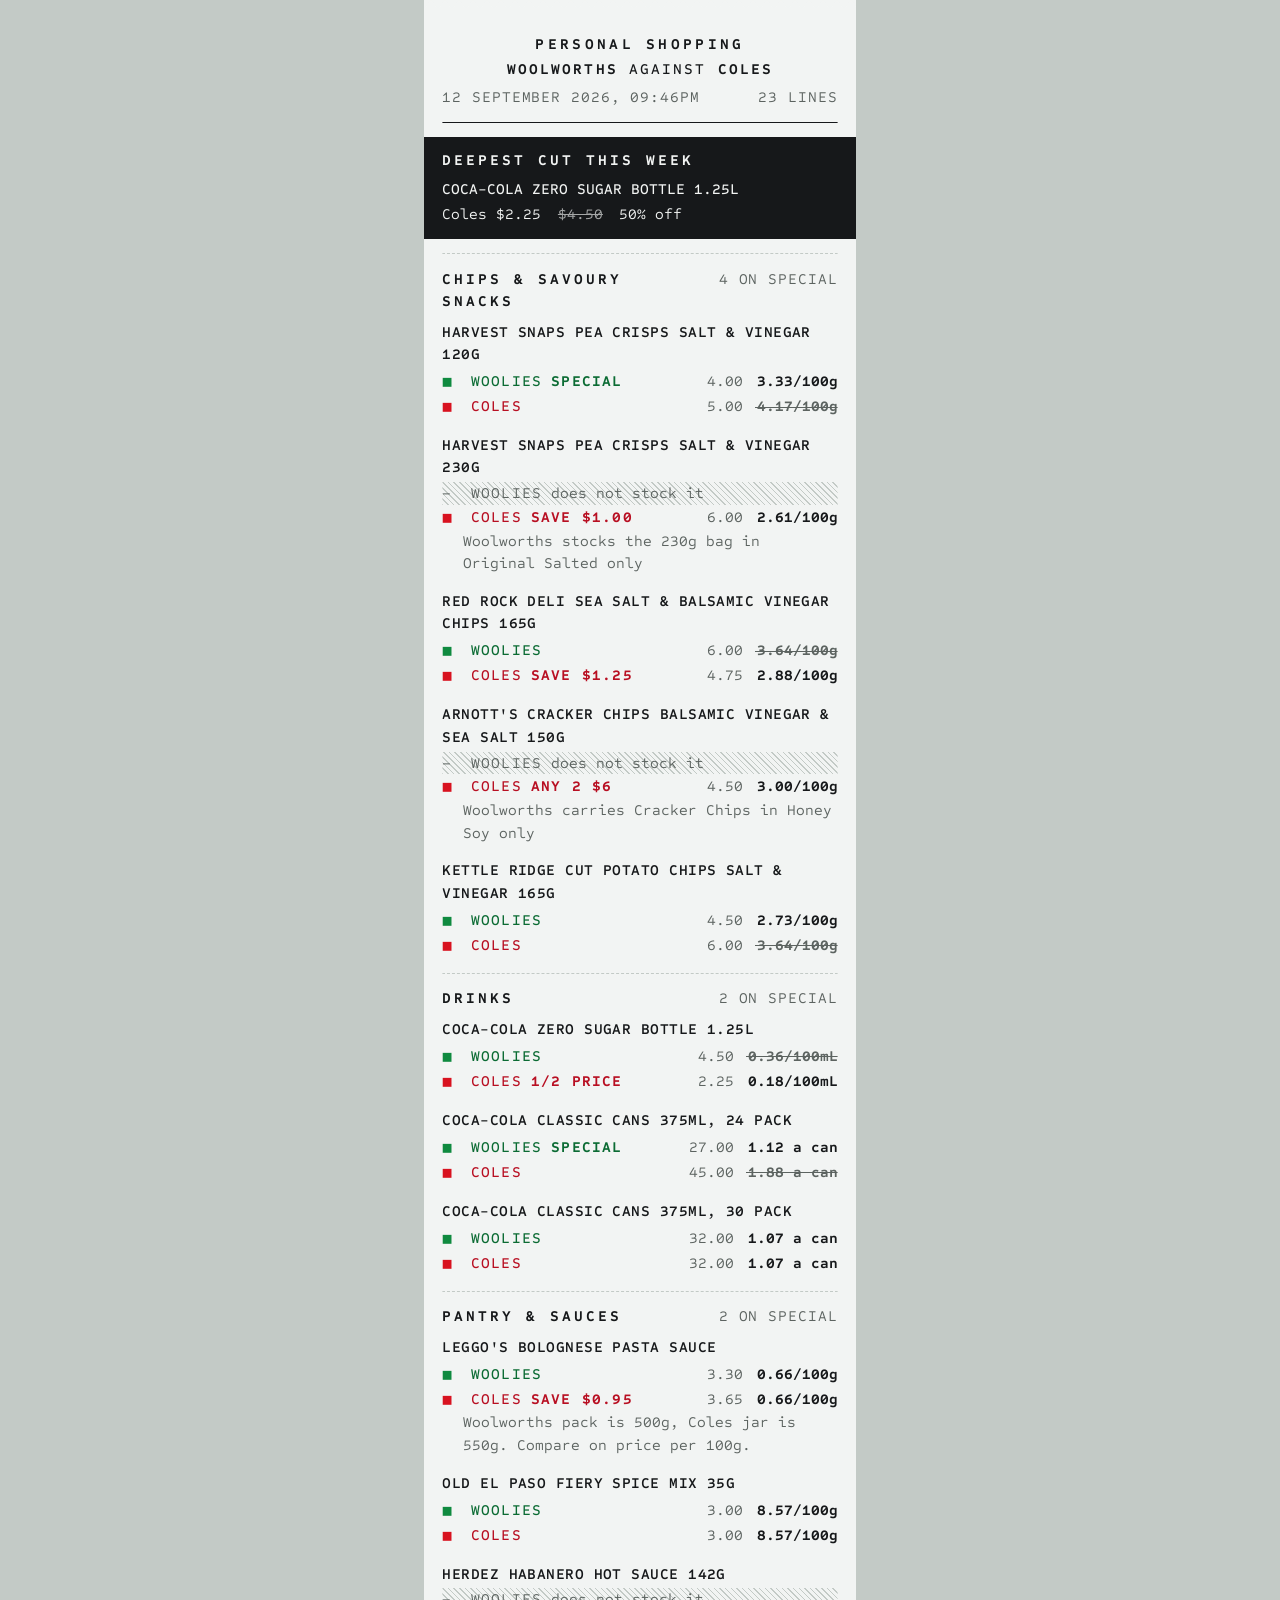
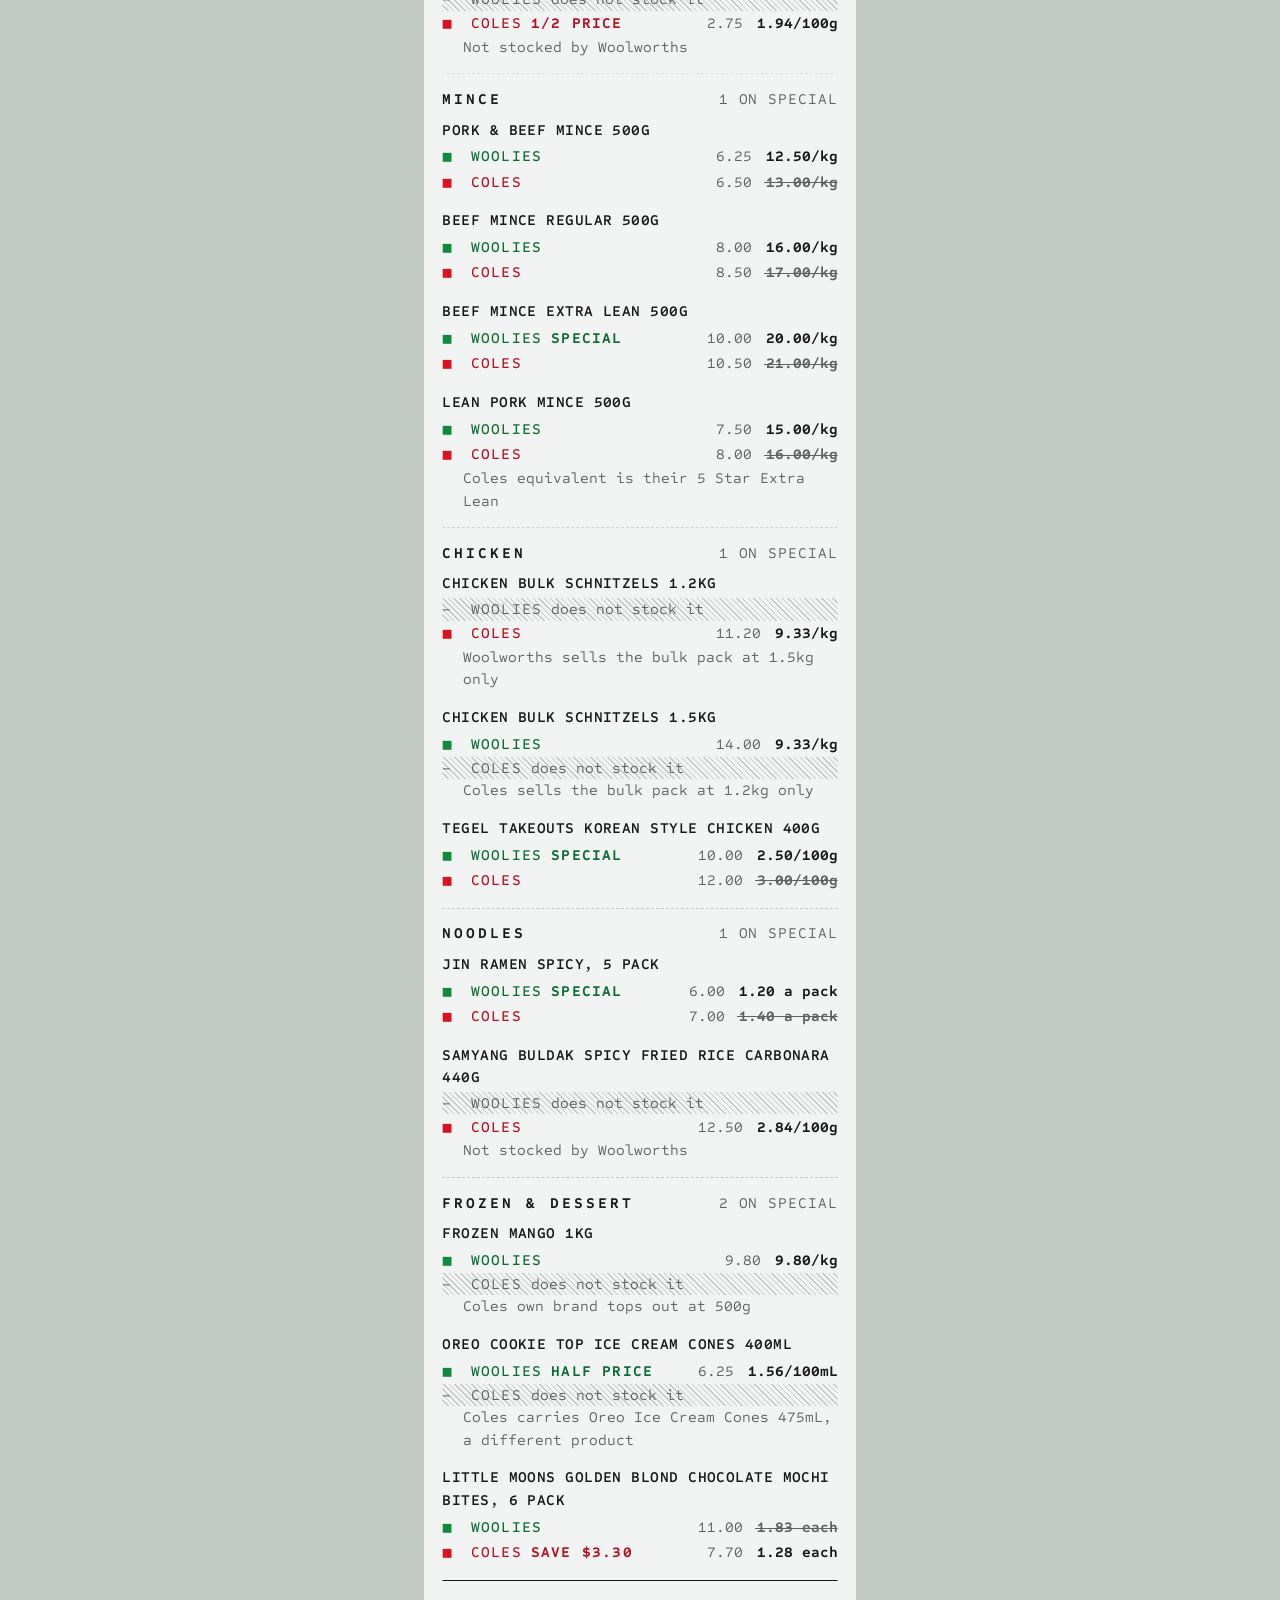
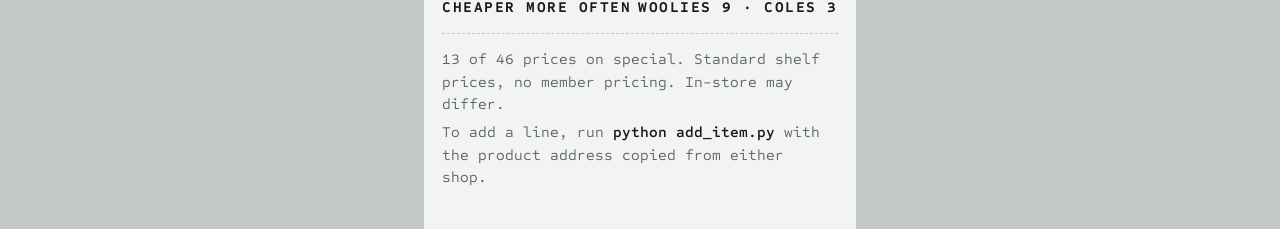
<file: samples/docket.html>
<!doctype html><html lang=en-AU><head><meta charset=utf-8><meta name=viewport content="width=device-width,initial-scale=1"><title>Personal Shopping · Docket</title><link rel="preconnect" href="https://fonts.googleapis.com"><link rel="preconnect" href="https://fonts.gstatic.com" crossorigin><link href="https://fonts.googleapis.com/css2?family=Sometype+Mono:wght@400;500;600;700&display=swap" rel="stylesheet"><style>
:root{
  --paper:#f2f4f3; --ink:#16181a; --ink-soft:#5c6360; --feed:#c3cac6;
  --wool:#0b6b33; --wool-mark:#0f8a3f;
  --coles:#b80f22; --coles-mark:#d8121f;
  --plate:#16181a; --plate-ink:#f2f4f3;
  --size:15px; --lh:1.5; --gap:10px;
  --step:26ms;
  --ease:cubic-bezier(0.16,1,0.3,1);
  color-scheme:light dark;
}
/* The carbon copy: the same docket as an NCR duplicate. */
@media (prefers-color-scheme:dark){
  :root{
    --paper:#15171a; --ink:#e7eae6; --ink-soft:#8e9793; --feed:#343a3d;
    --wool:#5ccf85; --wool-mark:#3fae69;
    --coles:#ff8a92; --coles-mark:#e2515c;
    --plate:#e7eae6; --plate-ink:#15171a;
  }
}
*{box-sizing:border-box}
html{background:var(--feed)}
body{
  margin:0; background:var(--feed);
  font-family:"Sometype Mono",ui-monospace,"Cascadia Mono","Segoe UI Mono",
    "DejaVu Sans Mono",monospace;
  font-size:var(--size); line-height:var(--lh); color:var(--ink);
  font-variant-numeric:tabular-nums; font-feature-settings:"tnum" 1;
  -webkit-text-size-adjust:100%;
  display:flex; justify-content:center; padding:0 0 0;
}
::selection{background:var(--ink); color:var(--paper)}
:focus-visible{outline:2px solid var(--ink); outline-offset:2px}

/* The roll itself. On a phone it is the whole screen; on a desk it sits on the
   counter with the feed showing above and below. */
.roll{
  width:100%; max-width:27rem; background:var(--paper);
  padding:0 1.15rem 0; position:relative;
}
/* Tear edges, top and bottom, cut from the paper rather than drawn on it. */
.roll::before,.roll::after{
  content:""; display:block; height:9px; background:var(--paper);
  -webkit-mask-image:var(--tear); mask-image:var(--tear);
  -webkit-mask-size:14px 9px; mask-size:14px 9px;
  -webkit-mask-repeat:repeat-x; mask-repeat:repeat-x;
  margin:0 -1.15rem;
}
.roll::before{--tear:url("data:image/svg+xml,%3Csvg xmlns='http://www.w3.org/2000/svg' width='14' height='9'%3E%3Cpath d='M0 9 L7 0 L14 9 Z' fill='%23000'/%3E%3C/svg%3E")}
.roll::after{--tear:url("data:image/svg+xml,%3Csvg xmlns='http://www.w3.org/2000/svg' width='14' height='9'%3E%3Cpath d='M0 0 L7 9 L14 0 Z' fill='%23000'/%3E%3C/svg%3E")}

/* The docket is fully printed by default. The print reveal is a transition
   out of @starting-style rather than a filled animation, so the printed state
   is the element's real state: if the transition never runs, for any reason,
   the page is finished rather than blank. */
.b{clip-path:inset(0 0 -2% 0)}
@media (prefers-reduced-motion:no-preference){
  /* Each block is revealed as the print head passes over it. */
  .b{transition:
      clip-path 380ms var(--ease) calc(var(--i,0)*var(--step)),
      transform 380ms var(--ease) calc(var(--i,0)*var(--step));}
  @starting-style{
    .b{clip-path:inset(0 0 100% 0); transform:translateY(-3px)}
  }
  .dearer .unit::after{
    transition:transform 260ms var(--ease)
      calc(var(--i,0)*var(--step) + 340ms);
  }
  @starting-style{.dearer .unit::after{transform:scaleX(0)}}
}

h1{font-size:1em; font-weight:700; letter-spacing:.22em; margin:1.5rem 0 0;
   text-align:center; text-transform:uppercase}
.sub{text-align:center; letter-spacing:.14em; text-transform:uppercase;
     font-weight:500; margin:.15rem 0 0}
.sub b{font-weight:700}
.meta{display:flex; justify-content:space-between; color:var(--ink-soft);
      text-transform:uppercase; letter-spacing:.06em; margin:.35rem 0 0}

hr{border:0; height:0; border-top:1px dashed var(--feed); margin:.85rem 0}
hr.solid{border-top:1px solid var(--ink)}

/* The one dominant moment: the deepest cut of the week, reversed rather than
   enlarged, because nothing on this page changes size. */
.plate{background:var(--plate); color:var(--plate-ink); margin:0 -1.15rem;
       padding:.8rem 1.15rem .85rem}
.plate p{margin:0}
.plate .lede{font-weight:700; letter-spacing:.2em; text-transform:uppercase}
.plate .what{font-weight:500; text-transform:uppercase; margin-top:.35rem}
.plate .figs{display:flex; gap:1.1em; margin-top:.2rem; flex-wrap:wrap}
.plate .was{text-decoration:line-through;
            text-decoration-thickness:1px; opacity:.65}

h2{font-size:1em; font-weight:700; letter-spacing:.2em; text-transform:uppercase;
   margin:0 0 .5rem; display:flex; justify-content:space-between; gap:1em}
h2{align-items:baseline}
h2 b{flex:1 1 auto; min-width:0; font-weight:700}
h2 span{font-weight:400; color:var(--ink-soft); letter-spacing:.06em;
        white-space:nowrap; flex:0 0 auto}

.line{margin:0 0 .95rem}
.name{font-weight:600; text-transform:uppercase; letter-spacing:.03em;
      margin:0 0 .2rem}
.note{color:var(--ink-soft); margin:0 0 .25rem; padding-left:1.35em}

/* One offer. The whole row is the link, and the chain colour is its only mark. */
a.offer{
  display:grid; grid-template-columns:1.35em 1fr auto; align-items:baseline;
  column-gap:.55em; text-decoration:none; color:inherit; padding:.08rem 0;
}
a.offer .mark{font-weight:700}
a.offer[data-chain=woolworths] .mark{color:var(--wool-mark)}
a.offer[data-chain=coles] .mark{color:var(--coles-mark)}
a.offer[data-chain=woolworths] .chain{color:var(--wool)}
a.offer[data-chain=coles] .chain{color:var(--coles)}
a.offer .chain{text-transform:uppercase; letter-spacing:.08em; font-weight:500}
a.offer .figs{display:flex; gap:.9em; align-items:baseline}
a.offer .unit{font-weight:700; position:relative}
a.offer .pack{color:var(--ink-soft)}
a.offer:hover .chain{text-decoration:underline; text-underline-offset:3px}
/* Ink press: the line inverts under the thumb. */
a.offer:active{background:var(--ink); color:var(--paper)}
a.offer:active .chain,a.offer:active .mark,a.offer:active .pack{color:inherit}

/* The strike stands on the dearer unit price, and is drawn across it once
   its line has landed when motion is allowed. */
.dearer .unit{font-weight:400; color:var(--ink-soft)}
.dearer .unit::after{
  content:""; position:absolute; left:-.1em; right:-.1em; top:52%;
  border-top:1px solid currentColor; transform-origin:left;
  transform:scaleX(1);
}

.flag{font-weight:700; text-transform:uppercase; letter-spacing:.08em}
a.offer[data-chain=woolworths] .flag{color:var(--wool)}
a.offer[data-chain=coles] .flag{color:var(--coles)}

/* Not stocked is a material state: the cell dithers to half density. */
.gone{
  display:grid; grid-template-columns:1.35em 1fr; column-gap:.55em;
  color:var(--ink-soft); background-image:repeating-linear-gradient(
    45deg,var(--feed) 0 1px,transparent 1px 4px);
  background-clip:padding-box;
}
.gone .chain{text-transform:uppercase; letter-spacing:.08em}
.broke{color:var(--coles); font-weight:700; text-transform:uppercase;
       letter-spacing:.06em; box-shadow:inset 0 0 0 1px var(--coles);
       padding:.1rem .4rem; display:block}

footer{padding:0 0 1.6rem; color:var(--ink-soft)}
footer p{margin:.35rem 0}
footer code{font:inherit; color:var(--ink); font-weight:600}
.totals{display:flex; justify-content:space-between; color:var(--ink);
        font-weight:700; text-transform:uppercase; letter-spacing:.1em}

</style></head><body><main class="roll"><div class="b" style="--i:1"><h1>Personal Shopping</h1><p class="sub"><b>Woolworths</b> against <b>Coles</b></p><p class="meta"><span>12 September 2026, 09:46pm</span><span>23 lines</span></p><hr class=solid></div><div class="b plate" style="--i:2"><p class=lede>Deepest cut this week</p><p class=what>Coca-Cola Zero Sugar Bottle 1.25L</p><p class=figs><span>Coles $2.25</span><span class=was>$4.50</span><span>50% off</span></p></div><div class="b" style="--i:3"><hr><h2><b>Chips &amp; savoury snacks</b><span>4 on special</span></h2></div><div class="b line" style="--i:4"><p class="name">Harvest Snaps Pea Crisps Salt &amp; Vinegar 120g</p><a class="offer" data-chain="woolworths" style="--i:4" href="https://www.woolworths.com.au/shop/productdetails/262796/harvest-snaps-baked-pea-crisps-salt-vinegar" rel="noreferrer"><span class="mark" aria-hidden="true">■</span><span><span class="chain">WOOLIES</span> <span class="flag">Special</span></span><span class="figs"><span class="pack">4.00</span><span class="unit">3.33/100g</span></span></a><a class="offer dearer" data-chain="coles" style="--i:4" href="https://www.coles.com.au/product/harvest-snaps-pea-salt-and-vinegar-120g-5994080" rel="noreferrer"><span class="mark" aria-hidden="true">■</span><span><span class="chain">COLES</span> </span><span class="figs"><span class="pack">5.00</span><span class="unit">4.17/100g</span></span></a></div><div class="b line" style="--i:5"><p class="name">Harvest Snaps Pea Crisps Salt &amp; Vinegar 230g</p><div class="gone"><span aria-hidden="true">–</span><span><span class="chain">WOOLIES</span> does not stock it</span></div><a class="offer" data-chain="coles" style="--i:5" href="https://www.coles.com.au/product/harvest-snaps-pea-salt-and-vinegar-230g-5996303" rel="noreferrer"><span class="mark" aria-hidden="true">■</span><span><span class="chain">COLES</span> <span class="flag">save $1.00</span></span><span class="figs"><span class="pack">6.00</span><span class="unit">2.61/100g</span></span></a><p class="note">Woolworths stocks the 230g bag in Original Salted only</p></div><div class="b line" style="--i:6"><p class="name">Red Rock Deli Sea Salt &amp; Balsamic Vinegar Chips 165g</p><a class="offer dearer" data-chain="woolworths" style="--i:6" href="https://www.woolworths.com.au/shop/productdetails/781402/red-rock-deli-potato-chips-sea-salt-balsamic-vinegar" rel="noreferrer"><span class="mark" aria-hidden="true">■</span><span><span class="chain">WOOLIES</span> </span><span class="figs"><span class="pack">6.00</span><span class="unit">3.64/100g</span></span></a><a class="offer" data-chain="coles" style="--i:6" href="https://www.coles.com.au/product/red-rock-deli-sea-salt-and-bal-vinegar-potato-chips-165g-1786171" rel="noreferrer"><span class="mark" aria-hidden="true">■</span><span><span class="chain">COLES</span> <span class="flag">save $1.25</span></span><span class="figs"><span class="pack">4.75</span><span class="unit">2.88/100g</span></span></a></div><div class="b line" style="--i:7"><p class="name">Arnott&#x27;s Cracker Chips Balsamic Vinegar &amp; Sea Salt 150g</p><div class="gone"><span aria-hidden="true">–</span><span><span class="chain">WOOLIES</span> does not stock it</span></div><a class="offer" data-chain="coles" style="--i:7" href="https://www.coles.com.au/product/arnott&#x27;s-cracker-chips-balsamic-vinegar-and-sea-salt-150g-3449401" rel="noreferrer"><span class="mark" aria-hidden="true">■</span><span><span class="chain">COLES</span> <span class="flag">Any 2 $6</span></span><span class="figs"><span class="pack">4.50</span><span class="unit">3.00/100g</span></span></a><p class="note">Woolworths carries Cracker Chips in Honey Soy only</p></div><div class="b line" style="--i:8"><p class="name">Kettle Ridge Cut Potato Chips Salt &amp; Vinegar 165g</p><a class="offer" data-chain="woolworths" style="--i:8" href="https://www.woolworths.com.au/shop/productdetails/6032521/kettle-ridge-cut-potato-chips-salt-vinegar" rel="noreferrer"><span class="mark" aria-hidden="true">■</span><span><span class="chain">WOOLIES</span> </span><span class="figs"><span class="pack">4.50</span><span class="unit">2.73/100g</span></span></a><a class="offer dearer" data-chain="coles" style="--i:8" href="https://www.coles.com.au/product/kettle-ridge-cut-potato-chips-salt-and-vinegar-165g-1135050" rel="noreferrer"><span class="mark" aria-hidden="true">■</span><span><span class="chain">COLES</span> </span><span class="figs"><span class="pack">6.00</span><span class="unit">3.64/100g</span></span></a></div><div class="b" style="--i:9"><hr><h2><b>Drinks</b><span>2 on special</span></h2></div><div class="b line" style="--i:10"><p class="name">Coca-Cola Zero Sugar Bottle 1.25L</p><a class="offer dearer" data-chain="woolworths" style="--i:10" href="https://www.woolworths.com.au/shop/productdetails/623034/coca-cola-zero-sugar-soft-drink-bottle" rel="noreferrer"><span class="mark" aria-hidden="true">■</span><span><span class="chain">WOOLIES</span> </span><span class="figs"><span class="pack">4.50</span><span class="unit">0.36/100mL</span></span></a><a class="offer" data-chain="coles" style="--i:10" href="https://www.coles.com.au/product/coca-cola-zero-sugar-soft-drink-bottle-1.25l-2993706" rel="noreferrer"><span class="mark" aria-hidden="true">■</span><span><span class="chain">COLES</span> <span class="flag">1/2 Price</span></span><span class="figs"><span class="pack">2.25</span><span class="unit">0.18/100mL</span></span></a></div><div class="b line" style="--i:11"><p class="name">Coca-Cola Classic Cans 375ml, 24 pack</p><a class="offer" data-chain="woolworths" style="--i:11" href="https://www.woolworths.com.au/shop/productdetails/42605/coca-cola-classic-soft-drink-cans" rel="noreferrer"><span class="mark" aria-hidden="true">■</span><span><span class="chain">WOOLIES</span> <span class="flag">Special</span></span><span class="figs"><span class="pack">27.00</span><span class="unit">1.12 a can</span></span></a><a class="offer dearer" data-chain="coles" style="--i:11" href="https://www.coles.com.au/product/coca-cola-classic-soft-drink-multipack-cans-375ml-24-pack-7365777" rel="noreferrer"><span class="mark" aria-hidden="true">■</span><span><span class="chain">COLES</span> </span><span class="figs"><span class="pack">45.00</span><span class="unit">1.88 a can</span></span></a></div><div class="b line" style="--i:12"><p class="name">Coca-Cola Classic Cans 375ml, 30 pack</p><a class="offer" data-chain="woolworths" style="--i:12" href="https://www.woolworths.com.au/shop/productdetails/84552/coca-cola-classic-soft-drink-cans" rel="noreferrer"><span class="mark" aria-hidden="true">■</span><span><span class="chain">WOOLIES</span> </span><span class="figs"><span class="pack">32.00</span><span class="unit">1.07 a can</span></span></a><a class="offer" data-chain="coles" style="--i:12" href="https://www.coles.com.au/product/coca-cola-classic-soft-drink-multipack-cans-375ml-30-pack-8464796" rel="noreferrer"><span class="mark" aria-hidden="true">■</span><span><span class="chain">COLES</span> </span><span class="figs"><span class="pack">32.00</span><span class="unit">1.07 a can</span></span></a></div><div class="b" style="--i:13"><hr><h2><b>Pantry &amp; sauces</b><span>2 on special</span></h2></div><div class="b line" style="--i:14"><p class="name">Leggo&#x27;s Bolognese Pasta Sauce</p><a class="offer" data-chain="woolworths" style="--i:14" href="https://www.woolworths.com.au/shop/productdetails/450687/leggo-s-bolognese-chunky-tomato-garlic-herbs-pasta-sauce" rel="noreferrer"><span class="mark" aria-hidden="true">■</span><span><span class="chain">WOOLIES</span> </span><span class="figs"><span class="pack">3.30</span><span class="unit">0.66/100g</span></span></a><a class="offer" data-chain="coles" style="--i:14" href="https://www.coles.com.au/product/leggos-bolognese-pasta-sauce-jar-550g-1824984" rel="noreferrer"><span class="mark" aria-hidden="true">■</span><span><span class="chain">COLES</span> <span class="flag">save $0.95</span></span><span class="figs"><span class="pack">3.65</span><span class="unit">0.66/100g</span></span></a><p class="note">Woolworths pack is 500g, Coles jar is 550g. Compare on price per 100g.</p></div><div class="b line" style="--i:15"><p class="name">Old El Paso Fiery Spice Mix 35g</p><a class="offer" data-chain="woolworths" style="--i:15" href="https://www.woolworths.com.au/shop/productdetails/311381/old-el-paso-taco-spice-mix-fiery-hot" rel="noreferrer"><span class="mark" aria-hidden="true">■</span><span><span class="chain">WOOLIES</span> </span><span class="figs"><span class="pack">3.00</span><span class="unit">8.57/100g</span></span></a><a class="offer" data-chain="coles" style="--i:15" href="https://www.coles.com.au/product/old-el-paso-fiery-spice-mix-35g-6341660" rel="noreferrer"><span class="mark" aria-hidden="true">■</span><span><span class="chain">COLES</span> </span><span class="figs"><span class="pack">3.00</span><span class="unit">8.57/100g</span></span></a></div><div class="b line" style="--i:16"><p class="name">Herdez Habanero Hot Sauce 142g</p><div class="gone"><span aria-hidden="true">–</span><span><span class="chain">WOOLIES</span> does not stock it</span></div><a class="offer" data-chain="coles" style="--i:16" href="https://www.coles.com.au/product/herdez-habanero-hot-sauce-142g-1325758" rel="noreferrer"><span class="mark" aria-hidden="true">■</span><span><span class="chain">COLES</span> <span class="flag">1/2 Price</span></span><span class="figs"><span class="pack">2.75</span><span class="unit">1.94/100g</span></span></a><p class="note">Not stocked by Woolworths</p></div><div class="b" style="--i:17"><hr><h2><b>Mince</b><span>1 on special</span></h2></div><div class="b line" style="--i:18"><p class="name">Pork &amp; Beef Mince 500g</p><a class="offer" data-chain="woolworths" style="--i:18" href="https://www.woolworths.com.au/shop/productdetails/239598/woolworths-pork-beef-mince" rel="noreferrer"><span class="mark" aria-hidden="true">■</span><span><span class="chain">WOOLIES</span> </span><span class="figs"><span class="pack">6.25</span><span class="unit">12.50/kg</span></span></a><a class="offer dearer" data-chain="coles" style="--i:18" href="https://www.coles.com.au/product/coles-pork-and-beef-3-star-regular-mince-bolognese-500g-8782237" rel="noreferrer"><span class="mark" aria-hidden="true">■</span><span><span class="chain">COLES</span> </span><span class="figs"><span class="pack">6.50</span><span class="unit">13.00/kg</span></span></a></div><div class="b line" style="--i:19"><p class="name">Beef Mince Regular 500g</p><a class="offer" data-chain="woolworths" style="--i:19" href="https://www.woolworths.com.au/shop/productdetails/577863/woolworths-beef-mince" rel="noreferrer"><span class="mark" aria-hidden="true">■</span><span><span class="chain">WOOLIES</span> </span><span class="figs"><span class="pack">8.00</span><span class="unit">16.00/kg</span></span></a><a class="offer dearer" data-chain="coles" style="--i:19" href="https://www.coles.com.au/product/coles-no-added-hormone-beef-regular-mince-500g-9012814" rel="noreferrer"><span class="mark" aria-hidden="true">■</span><span><span class="chain">COLES</span> </span><span class="figs"><span class="pack">8.50</span><span class="unit">17.00/kg</span></span></a></div><div class="b line" style="--i:20"><p class="name">Beef Mince Extra Lean 500g</p><a class="offer" data-chain="woolworths" style="--i:20" href="https://www.woolworths.com.au/shop/productdetails/577860/woolworths-heart-smart-extra-lean-beef-mince" rel="noreferrer"><span class="mark" aria-hidden="true">■</span><span><span class="chain">WOOLIES</span> <span class="flag">Special</span></span><span class="figs"><span class="pack">10.00</span><span class="unit">20.00/kg</span></span></a><a class="offer dearer" data-chain="coles" style="--i:20" href="https://www.coles.com.au/product/coles-no-added-hormone-beef-extra-lean-mince-500g-8112799" rel="noreferrer"><span class="mark" aria-hidden="true">■</span><span><span class="chain">COLES</span> </span><span class="figs"><span class="pack">10.50</span><span class="unit">21.00/kg</span></span></a></div><div class="b line" style="--i:21"><p class="name">Lean Pork Mince 500g</p><a class="offer" data-chain="woolworths" style="--i:21" href="https://www.woolworths.com.au/shop/productdetails/582608/woolworths-lean-pork-mince" rel="noreferrer"><span class="mark" aria-hidden="true">■</span><span><span class="chain">WOOLIES</span> </span><span class="figs"><span class="pack">7.50</span><span class="unit">15.00/kg</span></span></a><a class="offer dearer" data-chain="coles" style="--i:21" href="https://www.coles.com.au/product/coles-5-star-extra-lean-pork-mince-500g-8781132" rel="noreferrer"><span class="mark" aria-hidden="true">■</span><span><span class="chain">COLES</span> </span><span class="figs"><span class="pack">8.00</span><span class="unit">16.00/kg</span></span></a><p class="note">Coles equivalent is their 5 Star Extra Lean</p></div><div class="b" style="--i:22"><hr><h2><b>Chicken</b><span>1 on special</span></h2></div><div class="b line" style="--i:23"><p class="name">Chicken Bulk Schnitzels 1.2kg</p><div class="gone"><span aria-hidden="true">–</span><span><span class="chain">WOOLIES</span> does not stock it</span></div><a class="offer" data-chain="coles" style="--i:23" href="https://www.coles.com.au/product/coles-simply-rspca-approved-chicken-schnitzel-plain-crumb-1.2kg-2904193" rel="noreferrer"><span class="mark" aria-hidden="true">■</span><span><span class="chain">COLES</span> </span><span class="figs"><span class="pack">11.20</span><span class="unit">9.33/kg</span></span></a><p class="note">Woolworths sells the bulk pack at 1.5kg only</p></div><div class="b line" style="--i:24"><p class="name">Chicken Bulk Schnitzels 1.5kg</p><a class="offer" data-chain="woolworths" style="--i:24" href="https://www.woolworths.com.au/shop/productdetails/134036/woolworths-chicken-bulk-schnitzels" rel="noreferrer"><span class="mark" aria-hidden="true">■</span><span><span class="chain">WOOLIES</span> </span><span class="figs"><span class="pack">14.00</span><span class="unit">9.33/kg</span></span></a><div class="gone"><span aria-hidden="true">–</span><span><span class="chain">COLES</span> does not stock it</span></div><p class="note">Coles sells the bulk pack at 1.2kg only</p></div><div class="b line" style="--i:25"><p class="name">Tegel Takeouts Korean Style Chicken 400g</p><a class="offer" data-chain="woolworths" style="--i:25" href="https://www.woolworths.com.au/shop/productdetails/6043948/tegel-take-outs-korean-style-chicken" rel="noreferrer"><span class="mark" aria-hidden="true">■</span><span><span class="chain">WOOLIES</span> <span class="flag">Special</span></span><span class="figs"><span class="pack">10.00</span><span class="unit">2.50/100g</span></span></a><a class="offer dearer" data-chain="coles" style="--i:25" href="https://www.coles.com.au/product/tegel-takeouts-korean-style-frozen-chicken-chunks-ruffle-with-sauce-400g-8954070" rel="noreferrer"><span class="mark" aria-hidden="true">■</span><span><span class="chain">COLES</span> </span><span class="figs"><span class="pack">12.00</span><span class="unit">3.00/100g</span></span></a></div><div class="b" style="--i:26"><hr><h2><b>Noodles</b><span>1 on special</span></h2></div><div class="b line" style="--i:27"><p class="name">Jin Ramen Spicy, 5 pack</p><a class="offer" data-chain="woolworths" style="--i:27" href="https://www.woolworths.com.au/shop/productdetails/122658/otoki-jin-ramen-spicy-instant-noodles" rel="noreferrer"><span class="mark" aria-hidden="true">■</span><span><span class="chain">WOOLIES</span> <span class="flag">Special</span></span><span class="figs"><span class="pack">6.00</span><span class="unit">1.20 a pack</span></span></a><a class="offer dearer" data-chain="coles" style="--i:27" href="https://www.coles.com.au/product/otoki-jin-ramen-spicy-instant-noodles-5x120g-600g-4677412" rel="noreferrer"><span class="mark" aria-hidden="true">■</span><span><span class="chain">COLES</span> </span><span class="figs"><span class="pack">7.00</span><span class="unit">1.40 a pack</span></span></a></div><div class="b line" style="--i:28"><p class="name">Samyang Buldak Spicy Fried Rice Carbonara 440g</p><div class="gone"><span aria-hidden="true">–</span><span><span class="chain">WOOLIES</span> does not stock it</span></div><a class="offer" data-chain="coles" style="--i:28" href="https://www.coles.com.au/product/samyang-buldak-spicy-fried-rice-carbonara-440g-1309831" rel="noreferrer"><span class="mark" aria-hidden="true">■</span><span><span class="chain">COLES</span> </span><span class="figs"><span class="pack">12.50</span><span class="unit">2.84/100g</span></span></a><p class="note">Not stocked by Woolworths</p></div><div class="b" style="--i:29"><hr><h2><b>Frozen &amp; dessert</b><span>2 on special</span></h2></div><div class="b line" style="--i:30"><p class="name">Frozen Mango 1kg</p><a class="offer" data-chain="woolworths" style="--i:30" href="https://www.woolworths.com.au/shop/productdetails/820796/woolworths-frozen-mango" rel="noreferrer"><span class="mark" aria-hidden="true">■</span><span><span class="chain">WOOLIES</span> </span><span class="figs"><span class="pack">9.80</span><span class="unit">9.80/kg</span></span></a><div class="gone"><span aria-hidden="true">–</span><span><span class="chain">COLES</span> does not stock it</span></div><p class="note">Coles own brand tops out at 500g</p></div><div class="b line" style="--i:31"><p class="name">Oreo Cookie Top Ice Cream Cones 400mL</p><a class="offer" data-chain="woolworths" style="--i:31" href="https://www.woolworths.com.au/shop/productdetails/918708/oreo-cookie-top-ice-cream-cones" rel="noreferrer"><span class="mark" aria-hidden="true">■</span><span><span class="chain">WOOLIES</span> <span class="flag">Half price</span></span><span class="figs"><span class="pack">6.25</span><span class="unit">1.56/100mL</span></span></a><div class="gone"><span aria-hidden="true">–</span><span><span class="chain">COLES</span> does not stock it</span></div><p class="note">Coles carries Oreo Ice Cream Cones 475mL, a different product</p></div><div class="b line" style="--i:32"><p class="name">Little Moons Golden Blond Chocolate Mochi Bites, 6 pack</p><a class="offer dearer" data-chain="woolworths" style="--i:32" href="https://www.woolworths.com.au/shop/productdetails/257574/little-moons-mochi-bites-golden-blond-chocolate" rel="noreferrer"><span class="mark" aria-hidden="true">■</span><span><span class="chain">WOOLIES</span> </span><span class="figs"><span class="pack">11.00</span><span class="unit">1.83 each</span></span></a><a class="offer" data-chain="coles" style="--i:32" href="https://www.coles.com.au/product/little-moons-golden-blond-chocolate-mochi-bites-6-pack-192g-8400487" rel="noreferrer"><span class="mark" aria-hidden="true">■</span><span><span class="chain">COLES</span> <span class="flag">save $3.30</span></span><span class="figs"><span class="pack">7.70</span><span class="unit">1.28 each</span></span></a></div><div class="b" style="--i:33"><hr class=solid><p class="totals"><span>Cheaper more often</span><span>Woolies 9 · Coles 3</span></p><hr><footer><p>13 of 46 prices on special. Standard shelf prices, no member pricing. In-store may differ.</p><p>To add a line, run <code>python add_item.py</code> with the product address copied from either shop.</p></footer></div></main></body></html>
</file>
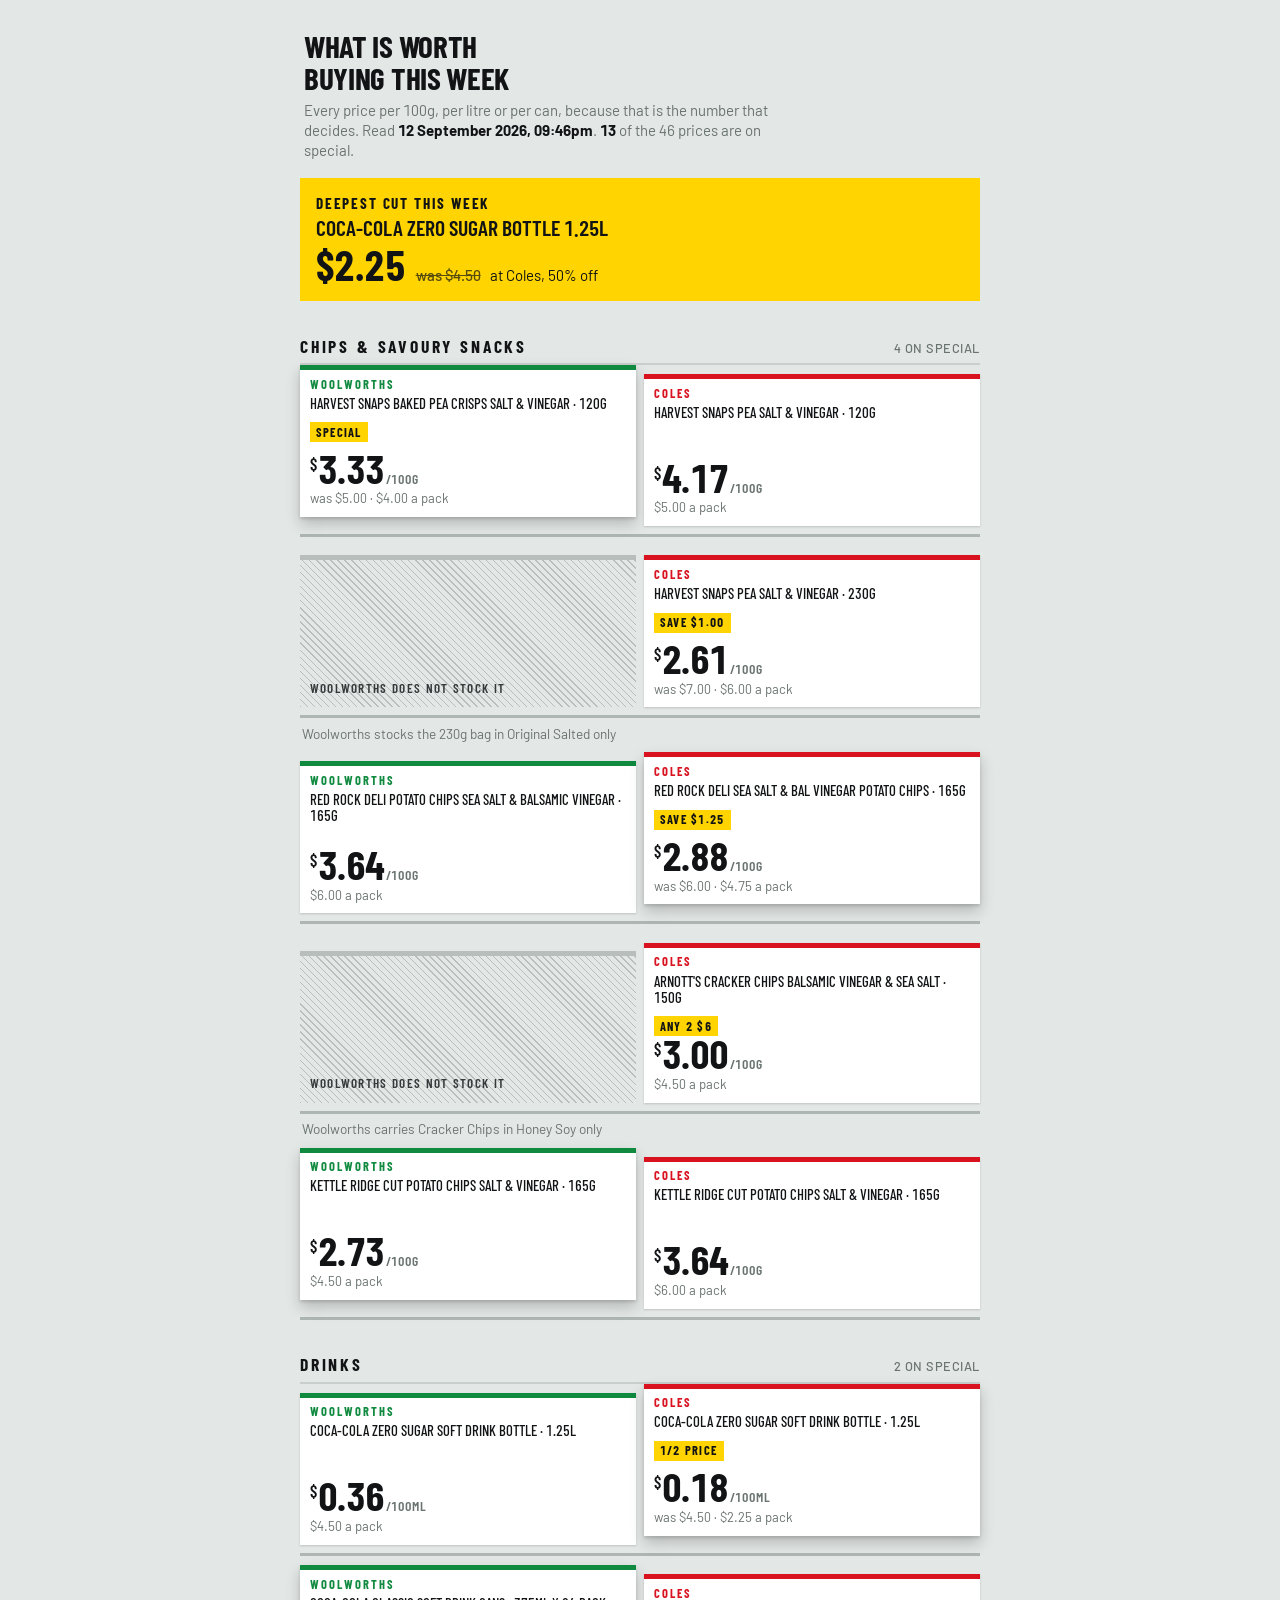
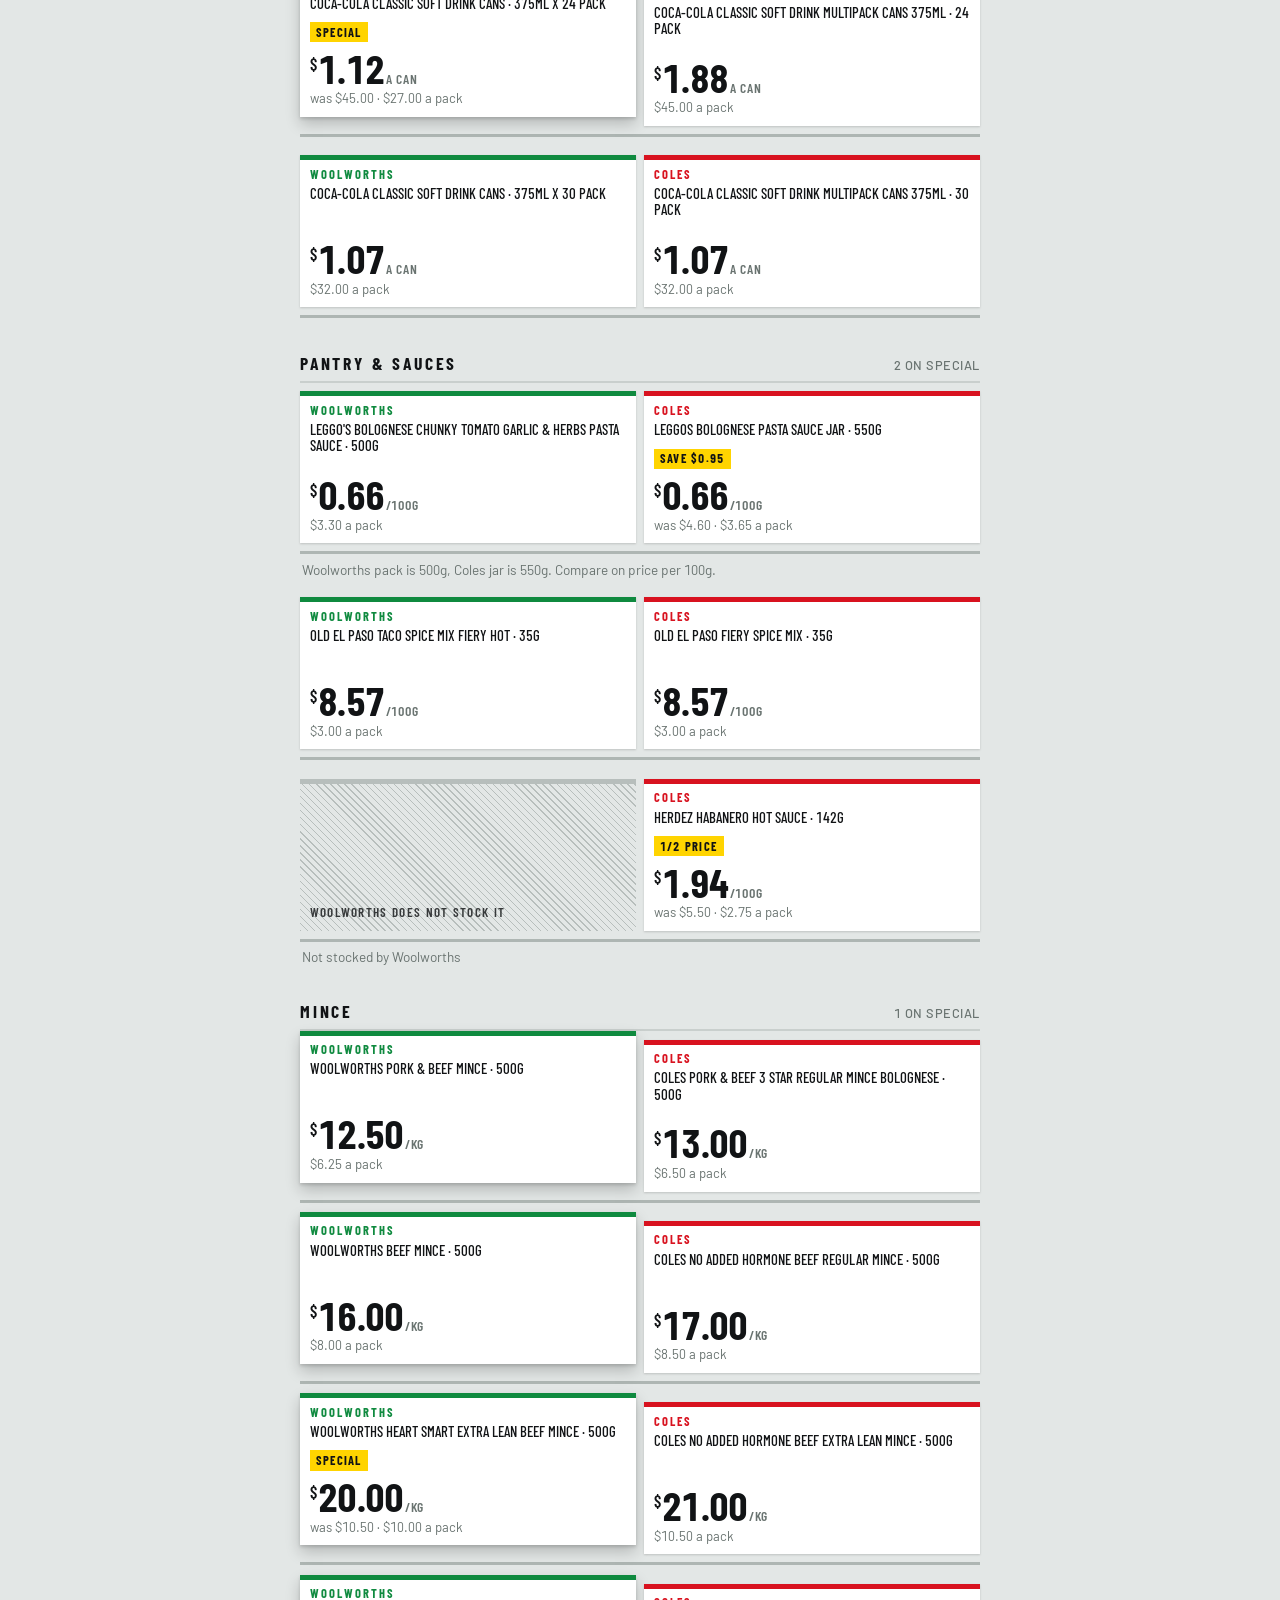
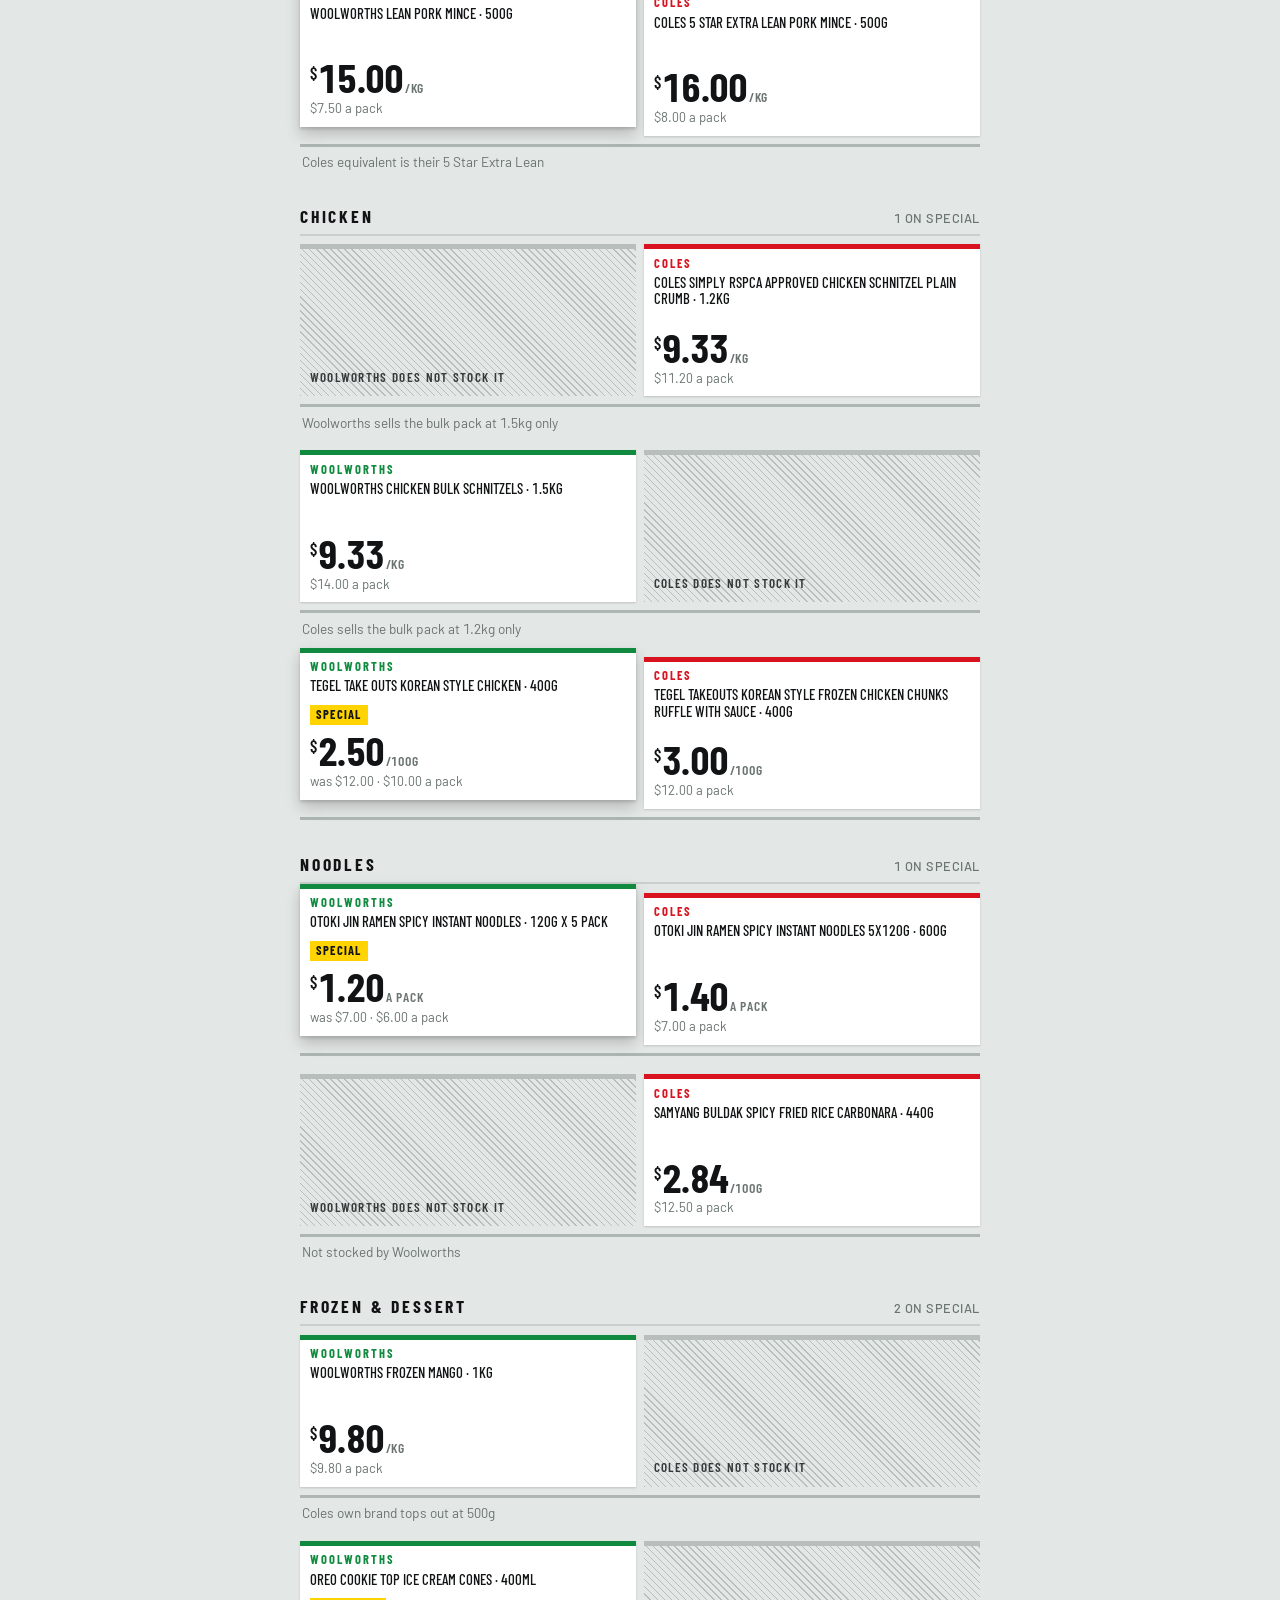
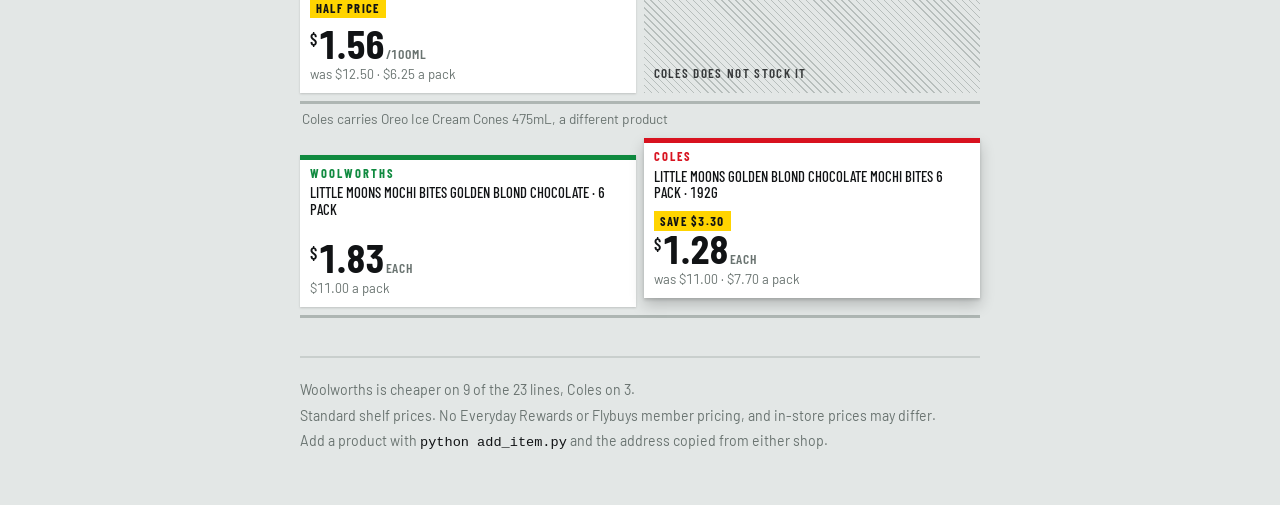
<file: samples/ticket.html>
<!doctype html><html lang=en-AU><head><meta charset=utf-8><meta name=viewport content="width=device-width,initial-scale=1"><title>Personal Shopping · Shelf Ticket</title><link rel="preconnect" href="https://fonts.googleapis.com"><link rel="preconnect" href="https://fonts.gstatic.com" crossorigin><link href="https://fonts.googleapis.com/css2?family=Barlow+Condensed:wght@400;500;600;700&family=Barlow:wght@400;500;700&display=swap" rel="stylesheet"><style>
:root{
  --aisle:#e3e7e6; --rail:#aeb6b3; --card:#ffffff;
  --ink:#111315; --ink-soft:#697370; --hair:#c9cfcd;
  --card-ink:#111315; --card-soft:#697370;
  --wool:#0f8a3f; --coles:#d8121f; --flash:#ffd400;
  --ease:cubic-bezier(0.16,1,0.3,1); --step:34ms;
  color-scheme:light dark;
}
/* The aisle after hours. Printed card does not change colour, so the tickets
   stay white and only the aisle around them goes dark. */
@media (prefers-color-scheme:dark){
  :root{--aisle:#191c1d; --rail:#333a3c; --hair:#3d4446;
        --ink:#e9edea; --ink-soft:#9aa4a0}
}
*{box-sizing:border-box}
body{
  margin:0; background:var(--aisle); color:var(--ink);
  font-family:Barlow,system-ui,sans-serif; font-size:15px; line-height:1.35;
  font-variant-numeric:tabular-nums; -webkit-text-size-adjust:100%;
}
::selection{background:var(--flash); color:#111315}
:focus-visible{outline:2px solid var(--flash); outline-offset:3px}
main{max-width:44rem; margin:0 auto; padding:0 .75rem 3rem}

.masthead{padding:1.9rem .25rem 1.1rem}
.masthead h1{
  font-family:"Barlow Condensed",sans-serif; font-weight:700; font-size:1.95rem;
  line-height:1; letter-spacing:-.01em; text-transform:uppercase; margin:0;
}
.masthead p{margin:.45rem 0 0; color:var(--ink-soft); max-width:60ch}
.masthead b{color:var(--ink); font-weight:700}

/* The deepest cut of the week wears the flash ticket, full width. */
.flashcard{
  background:var(--flash); color:#111315; padding:.9rem 1rem 1rem;
  display:flex; flex-direction:column; gap:.15rem;
}
.flashcard .lede{
  font-family:"Barlow Condensed",sans-serif; font-weight:700;
  text-transform:uppercase; letter-spacing:.12em; font-size:.95rem;
}
.flashcard .what{font-family:"Barlow Condensed",sans-serif; font-weight:600;
  font-size:1.35rem; line-height:1.1; text-transform:uppercase}
.flashcard .figs{display:flex; align-items:baseline; gap:.6rem; margin-top:.25rem}
.flashcard .big{font-family:"Barlow Condensed",sans-serif; font-weight:700;
  font-size:2.6rem; line-height:.9}
.flashcard .was{text-decoration:line-through; opacity:.7; font-weight:500}

/* Aisle sign. */
h2{
  font-family:"Barlow Condensed",sans-serif; font-weight:700; font-size:1.1rem;
  text-transform:uppercase; letter-spacing:.16em; margin:2.1rem 0 .55rem;
  padding-bottom:.3rem; border-bottom:2px solid var(--hair);
  display:flex; justify-content:space-between; align-items:baseline; gap:1em;
}
h2 em{font-family:Barlow,sans-serif; font-style:normal; font-weight:500;
  font-size:.8rem; letter-spacing:.04em; color:var(--ink-soft)}

/* A pair of tickets in one rail slot. */
.pair{margin:0 0 1.15rem}
.pair > .rail{
  display:grid; grid-template-columns:1fr 1fr; gap:.5rem; align-items:end;
  padding-bottom:.5rem; border-bottom:3px solid var(--rail);
}
.ticket{
  background:var(--card); color:var(--card-ink); text-decoration:none;
  display:flex; flex-direction:column; min-height:9.5rem;
  border-top:5px solid var(--chain);
  box-shadow:0 1px 2px rgba(0,0,0,.16);
  transition:transform 180ms var(--ease),box-shadow 180ms var(--ease);
}
/* Tickets are seated by default. The slot-in only slides them; nothing here
   animates from invisible, so a page that never animates is still readable. */
@keyframes seat{from{transform:translateX(-16px)} to{transform:none}}
@keyframes proud{
  from{transform:translateX(-16px)}
  55%{transform:translateY(0)}
  to{transform:translateY(-9px)}
}
@keyframes flash{from{transform:scale(.86)} to{transform:none}}
@media (prefers-reduced-motion:no-preference){
  .ticket,.blank{animation:seat 420ms var(--ease) both;
                 animation-delay:calc(var(--i,0)*var(--step))}
  .ticket.proud{animation:proud 560ms var(--ease) both;
                animation-delay:calc(var(--i,0)*var(--step) + 180ms)}
  .ticket .flash{animation:flash 300ms var(--ease) both;
                 animation-delay:calc(var(--i,0)*var(--step) + 340ms)}
  .flashcard{animation:seat 460ms var(--ease) both}
}
.ticket[data-chain=woolworths]{--chain:var(--wool)}
.ticket[data-chain=coles]{--chain:var(--coles)}
.ticket .chain{
  font-family:"Barlow Condensed",sans-serif; font-weight:700; font-size:.78rem;
  letter-spacing:.16em; text-transform:uppercase; color:var(--chain);
  padding:.35rem .6rem 0;
}
.ticket .name{
  font-family:"Barlow Condensed",sans-serif; font-weight:500; font-size:.92rem;
  line-height:1.1; text-transform:uppercase; padding:.15rem .6rem .35rem;
  color:var(--card-ink);
}
.ticket .unit{
  margin-top:auto; padding:0 .6rem; display:flex; align-items:baseline;
  gap:.1rem;
}
.ticket .unit .cur{
  font-family:"Barlow Condensed",sans-serif; font-weight:600;
  font-size:1.05rem; align-self:flex-start; margin-top:.12rem;
}
.ticket .unit .n{
  font-family:"Barlow Condensed",sans-serif; font-weight:700; font-size:2.5rem;
  line-height:.88; letter-spacing:-.02em;
}
.ticket .unit .per{
  font-family:"Barlow Condensed",sans-serif; font-weight:600; font-size:.85rem;
  text-transform:uppercase; letter-spacing:.06em; color:var(--card-soft);
}
.ticket .pack{
  padding:.15rem .6rem .55rem; font-size:.82rem; color:var(--card-soft);
}
/* The cheaper ticket stands proud in the rail. */
.ticket.proud{
  transform:translateY(-9px);
  box-shadow:0 7px 14px rgba(0,0,0,.2),0 2px 3px rgba(0,0,0,.14);
}
.ticket:hover{transform:translateY(-13px)}
.ticket.proud:hover{transform:translateY(-15px)}
/* The special flash, slotted in behind the price. */
.ticket .flash{
  align-self:flex-start; margin:.35rem .6rem 0; background:var(--flash);
  color:#111315; font-family:"Barlow Condensed",sans-serif; font-weight:700;
  font-size:.78rem; letter-spacing:.1em; text-transform:uppercase;
  padding:.1rem .4rem;
}

/* An empty slot in the rail: the chain does not stock it. */
.blank{
  min-height:9.5rem; display:flex; align-items:flex-end; padding:.6rem;
  border-top:5px solid var(--rail);
  background-image:repeating-linear-gradient(45deg,
    var(--rail) 0 1px,transparent 1px 5px);
  font-family:"Barlow Condensed",sans-serif; text-transform:uppercase;
  letter-spacing:.1em; font-size:.82rem; color:var(--ink);
  font-weight:600; opacity:.82;
}
.broke{
  min-height:9.5rem; display:flex; align-items:flex-end; padding:.6rem;
  border-top:5px solid var(--coles); box-shadow:inset 0 0 0 2px var(--coles);
  background:var(--card); color:#c00d1a; font-weight:700;
  font-family:"Barlow Condensed",sans-serif; text-transform:uppercase;
  letter-spacing:.08em; font-size:.85rem;
}
.pair .note{margin:.4rem .1rem 0; font-size:.85rem; color:var(--ink-soft)}

footer{margin-top:2.4rem; padding-top:1rem; border-top:2px solid var(--hair);
  color:var(--ink-soft); font-size:.88rem}
footer p{margin:.4rem 0} footer code{font-family:ui-monospace,monospace;
  color:var(--ink); font-size:.85rem}

@media (prefers-reduced-motion:reduce){
  .ticket:hover,.ticket.proud:hover{transform:translateY(-9px)}
}
</style></head><body><main><div class="masthead"><h1>What is worth<br>buying this week</h1><p>Every price per 100g, per litre or per can, because that is the number that decides. Read <b>12 September 2026, 09:46pm</b>. <b>13</b> of the 46 prices are on special.</p></div><div class="flashcard"><span class="lede">Deepest cut this week</span><span class="what">Coca-Cola Zero Sugar Bottle 1.25L</span><span class="figs"><span class="big">$2.25</span><span class="was">was $4.50</span><span>at Coles, 50% off</span></span></div><h2>Chips &amp; savoury snacks<em>4 on special</em></h2><div class="pair"><div class="rail"><a class="ticket proud" data-chain="woolworths" style="--i:1" href="https://www.woolworths.com.au/shop/productdetails/262796/harvest-snaps-baked-pea-crisps-salt-vinegar" rel="noreferrer"><span class="chain">Woolworths</span><span class="name">Harvest Snaps Baked Pea Crisps Salt &amp; Vinegar · 120g</span><span class="flash">Special</span><span class="unit"><span class="cur">$</span><span class="n">3.33</span><span class="per">/100g</span></span><span class="pack">was $5.00 · $4.00 a pack</span></a><a class="ticket" data-chain="coles" style="--i:1" href="https://www.coles.com.au/product/harvest-snaps-pea-salt-and-vinegar-120g-5994080" rel="noreferrer"><span class="chain">Coles</span><span class="name">Harvest Snaps Pea Salt &amp; Vinegar · 120g</span><span class="unit"><span class="cur">$</span><span class="n">4.17</span><span class="per">/100g</span></span><span class="pack">$5.00 a pack</span></a></div></div><div class="pair"><div class="rail"><div class="blank" style="--i:2">Woolworths does not stock it</div><a class="ticket" data-chain="coles" style="--i:2" href="https://www.coles.com.au/product/harvest-snaps-pea-salt-and-vinegar-230g-5996303" rel="noreferrer"><span class="chain">Coles</span><span class="name">Harvest Snaps Pea Salt &amp; Vinegar · 230g</span><span class="flash">save $1.00</span><span class="unit"><span class="cur">$</span><span class="n">2.61</span><span class="per">/100g</span></span><span class="pack">was $7.00 · $6.00 a pack</span></a></div><p class="note">Woolworths stocks the 230g bag in Original Salted only</p></div><div class="pair"><div class="rail"><a class="ticket" data-chain="woolworths" style="--i:3" href="https://www.woolworths.com.au/shop/productdetails/781402/red-rock-deli-potato-chips-sea-salt-balsamic-vinegar" rel="noreferrer"><span class="chain">Woolworths</span><span class="name">Red Rock Deli Potato Chips Sea Salt &amp; Balsamic Vinegar · 165g</span><span class="unit"><span class="cur">$</span><span class="n">3.64</span><span class="per">/100g</span></span><span class="pack">$6.00 a pack</span></a><a class="ticket proud" data-chain="coles" style="--i:3" href="https://www.coles.com.au/product/red-rock-deli-sea-salt-and-bal-vinegar-potato-chips-165g-1786171" rel="noreferrer"><span class="chain">Coles</span><span class="name">Red Rock Deli Sea Salt &amp; Bal Vinegar Potato Chips · 165g</span><span class="flash">save $1.25</span><span class="unit"><span class="cur">$</span><span class="n">2.88</span><span class="per">/100g</span></span><span class="pack">was $6.00 · $4.75 a pack</span></a></div></div><div class="pair"><div class="rail"><div class="blank" style="--i:4">Woolworths does not stock it</div><a class="ticket" data-chain="coles" style="--i:4" href="https://www.coles.com.au/product/arnott&#x27;s-cracker-chips-balsamic-vinegar-and-sea-salt-150g-3449401" rel="noreferrer"><span class="chain">Coles</span><span class="name">Arnott&#x27;s Cracker Chips Balsamic Vinegar &amp; Sea Salt · 150g</span><span class="flash">Any 2 $6</span><span class="unit"><span class="cur">$</span><span class="n">3.00</span><span class="per">/100g</span></span><span class="pack">$4.50 a pack</span></a></div><p class="note">Woolworths carries Cracker Chips in Honey Soy only</p></div><div class="pair"><div class="rail"><a class="ticket proud" data-chain="woolworths" style="--i:5" href="https://www.woolworths.com.au/shop/productdetails/6032521/kettle-ridge-cut-potato-chips-salt-vinegar" rel="noreferrer"><span class="chain">Woolworths</span><span class="name">Kettle Ridge Cut Potato Chips Salt &amp; Vinegar · 165g</span><span class="unit"><span class="cur">$</span><span class="n">2.73</span><span class="per">/100g</span></span><span class="pack">$4.50 a pack</span></a><a class="ticket" data-chain="coles" style="--i:5" href="https://www.coles.com.au/product/kettle-ridge-cut-potato-chips-salt-and-vinegar-165g-1135050" rel="noreferrer"><span class="chain">Coles</span><span class="name">Kettle Ridge Cut Potato Chips Salt &amp; Vinegar · 165g</span><span class="unit"><span class="cur">$</span><span class="n">3.64</span><span class="per">/100g</span></span><span class="pack">$6.00 a pack</span></a></div></div><h2>Drinks<em>2 on special</em></h2><div class="pair"><div class="rail"><a class="ticket" data-chain="woolworths" style="--i:6" href="https://www.woolworths.com.au/shop/productdetails/623034/coca-cola-zero-sugar-soft-drink-bottle" rel="noreferrer"><span class="chain">Woolworths</span><span class="name">Coca-Cola Zero Sugar Soft Drink Bottle · 1.25L</span><span class="unit"><span class="cur">$</span><span class="n">0.36</span><span class="per">/100mL</span></span><span class="pack">$4.50 a pack</span></a><a class="ticket proud" data-chain="coles" style="--i:6" href="https://www.coles.com.au/product/coca-cola-zero-sugar-soft-drink-bottle-1.25l-2993706" rel="noreferrer"><span class="chain">Coles</span><span class="name">Coca-Cola Zero Sugar Soft Drink Bottle · 1.25L</span><span class="flash">1/2 Price</span><span class="unit"><span class="cur">$</span><span class="n">0.18</span><span class="per">/100mL</span></span><span class="pack">was $4.50 · $2.25 a pack</span></a></div></div><div class="pair"><div class="rail"><a class="ticket proud" data-chain="woolworths" style="--i:7" href="https://www.woolworths.com.au/shop/productdetails/42605/coca-cola-classic-soft-drink-cans" rel="noreferrer"><span class="chain">Woolworths</span><span class="name">Coca-Cola Classic Soft Drink Cans · 375mL x 24 pack</span><span class="flash">Special</span><span class="unit"><span class="cur">$</span><span class="n">1.12</span><span class="per"> a can</span></span><span class="pack">was $45.00 · $27.00 a pack</span></a><a class="ticket" data-chain="coles" style="--i:7" href="https://www.coles.com.au/product/coca-cola-classic-soft-drink-multipack-cans-375ml-24-pack-7365777" rel="noreferrer"><span class="chain">Coles</span><span class="name">Coca-Cola Classic Soft Drink Multipack Cans 375ml · 24 Pack</span><span class="unit"><span class="cur">$</span><span class="n">1.88</span><span class="per"> a can</span></span><span class="pack">$45.00 a pack</span></a></div></div><div class="pair"><div class="rail"><a class="ticket" data-chain="woolworths" style="--i:8" href="https://www.woolworths.com.au/shop/productdetails/84552/coca-cola-classic-soft-drink-cans" rel="noreferrer"><span class="chain">Woolworths</span><span class="name">Coca-Cola Classic Soft Drink Cans · 375mL x 30 pack</span><span class="unit"><span class="cur">$</span><span class="n">1.07</span><span class="per"> a can</span></span><span class="pack">$32.00 a pack</span></a><a class="ticket" data-chain="coles" style="--i:8" href="https://www.coles.com.au/product/coca-cola-classic-soft-drink-multipack-cans-375ml-30-pack-8464796" rel="noreferrer"><span class="chain">Coles</span><span class="name">Coca-Cola Classic Soft Drink Multipack Cans 375ml · 30 Pack</span><span class="unit"><span class="cur">$</span><span class="n">1.07</span><span class="per"> a can</span></span><span class="pack">$32.00 a pack</span></a></div></div><h2>Pantry &amp; sauces<em>2 on special</em></h2><div class="pair"><div class="rail"><a class="ticket" data-chain="woolworths" style="--i:9" href="https://www.woolworths.com.au/shop/productdetails/450687/leggo-s-bolognese-chunky-tomato-garlic-herbs-pasta-sauce" rel="noreferrer"><span class="chain">Woolworths</span><span class="name">Leggo&#x27;s Bolognese Chunky Tomato Garlic &amp; Herbs Pasta Sauce · 500g</span><span class="unit"><span class="cur">$</span><span class="n">0.66</span><span class="per">/100g</span></span><span class="pack">$3.30 a pack</span></a><a class="ticket" data-chain="coles" style="--i:9" href="https://www.coles.com.au/product/leggos-bolognese-pasta-sauce-jar-550g-1824984" rel="noreferrer"><span class="chain">Coles</span><span class="name">Leggos Bolognese Pasta Sauce Jar · 550g</span><span class="flash">save $0.95</span><span class="unit"><span class="cur">$</span><span class="n">0.66</span><span class="per">/100g</span></span><span class="pack">was $4.60 · $3.65 a pack</span></a></div><p class="note">Woolworths pack is 500g, Coles jar is 550g. Compare on price per 100g.</p></div><div class="pair"><div class="rail"><a class="ticket" data-chain="woolworths" style="--i:10" href="https://www.woolworths.com.au/shop/productdetails/311381/old-el-paso-taco-spice-mix-fiery-hot" rel="noreferrer"><span class="chain">Woolworths</span><span class="name">Old El Paso Taco Spice Mix Fiery Hot · 35g</span><span class="unit"><span class="cur">$</span><span class="n">8.57</span><span class="per">/100g</span></span><span class="pack">$3.00 a pack</span></a><a class="ticket" data-chain="coles" style="--i:10" href="https://www.coles.com.au/product/old-el-paso-fiery-spice-mix-35g-6341660" rel="noreferrer"><span class="chain">Coles</span><span class="name">Old El Paso Fiery Spice Mix · 35g</span><span class="unit"><span class="cur">$</span><span class="n">8.57</span><span class="per">/100g</span></span><span class="pack">$3.00 a pack</span></a></div></div><div class="pair"><div class="rail"><div class="blank" style="--i:11">Woolworths does not stock it</div><a class="ticket" data-chain="coles" style="--i:11" href="https://www.coles.com.au/product/herdez-habanero-hot-sauce-142g-1325758" rel="noreferrer"><span class="chain">Coles</span><span class="name">Herdez Habanero Hot Sauce · 142g</span><span class="flash">1/2 Price</span><span class="unit"><span class="cur">$</span><span class="n">1.94</span><span class="per">/100g</span></span><span class="pack">was $5.50 · $2.75 a pack</span></a></div><p class="note">Not stocked by Woolworths</p></div><h2>Mince<em>1 on special</em></h2><div class="pair"><div class="rail"><a class="ticket proud" data-chain="woolworths" style="--i:12" href="https://www.woolworths.com.au/shop/productdetails/239598/woolworths-pork-beef-mince" rel="noreferrer"><span class="chain">Woolworths</span><span class="name">Woolworths Pork &amp; Beef Mince · 500g</span><span class="unit"><span class="cur">$</span><span class="n">12.50</span><span class="per">/kg</span></span><span class="pack">$6.25 a pack</span></a><a class="ticket" data-chain="coles" style="--i:12" href="https://www.coles.com.au/product/coles-pork-and-beef-3-star-regular-mince-bolognese-500g-8782237" rel="noreferrer"><span class="chain">Coles</span><span class="name">Coles Pork &amp; Beef 3 Star Regular Mince Bolognese · 500g</span><span class="unit"><span class="cur">$</span><span class="n">13.00</span><span class="per">/kg</span></span><span class="pack">$6.50 a pack</span></a></div></div><div class="pair"><div class="rail"><a class="ticket proud" data-chain="woolworths" style="--i:13" href="https://www.woolworths.com.au/shop/productdetails/577863/woolworths-beef-mince" rel="noreferrer"><span class="chain">Woolworths</span><span class="name">Woolworths Beef Mince · 500g</span><span class="unit"><span class="cur">$</span><span class="n">16.00</span><span class="per">/kg</span></span><span class="pack">$8.00 a pack</span></a><a class="ticket" data-chain="coles" style="--i:13" href="https://www.coles.com.au/product/coles-no-added-hormone-beef-regular-mince-500g-9012814" rel="noreferrer"><span class="chain">Coles</span><span class="name">Coles No Added Hormone Beef Regular Mince · 500g</span><span class="unit"><span class="cur">$</span><span class="n">17.00</span><span class="per">/kg</span></span><span class="pack">$8.50 a pack</span></a></div></div><div class="pair"><div class="rail"><a class="ticket proud" data-chain="woolworths" style="--i:14" href="https://www.woolworths.com.au/shop/productdetails/577860/woolworths-heart-smart-extra-lean-beef-mince" rel="noreferrer"><span class="chain">Woolworths</span><span class="name">Woolworths Heart Smart Extra Lean Beef Mince · 500g</span><span class="flash">Special</span><span class="unit"><span class="cur">$</span><span class="n">20.00</span><span class="per">/kg</span></span><span class="pack">was $10.50 · $10.00 a pack</span></a><a class="ticket" data-chain="coles" style="--i:14" href="https://www.coles.com.au/product/coles-no-added-hormone-beef-extra-lean-mince-500g-8112799" rel="noreferrer"><span class="chain">Coles</span><span class="name">Coles No Added Hormone Beef Extra Lean Mince · 500g</span><span class="unit"><span class="cur">$</span><span class="n">21.00</span><span class="per">/kg</span></span><span class="pack">$10.50 a pack</span></a></div></div><div class="pair"><div class="rail"><a class="ticket proud" data-chain="woolworths" style="--i:15" href="https://www.woolworths.com.au/shop/productdetails/582608/woolworths-lean-pork-mince" rel="noreferrer"><span class="chain">Woolworths</span><span class="name">Woolworths Lean Pork Mince · 500g</span><span class="unit"><span class="cur">$</span><span class="n">15.00</span><span class="per">/kg</span></span><span class="pack">$7.50 a pack</span></a><a class="ticket" data-chain="coles" style="--i:15" href="https://www.coles.com.au/product/coles-5-star-extra-lean-pork-mince-500g-8781132" rel="noreferrer"><span class="chain">Coles</span><span class="name">Coles 5 Star Extra Lean Pork Mince · 500g</span><span class="unit"><span class="cur">$</span><span class="n">16.00</span><span class="per">/kg</span></span><span class="pack">$8.00 a pack</span></a></div><p class="note">Coles equivalent is their 5 Star Extra Lean</p></div><h2>Chicken<em>1 on special</em></h2><div class="pair"><div class="rail"><div class="blank" style="--i:16">Woolworths does not stock it</div><a class="ticket" data-chain="coles" style="--i:16" href="https://www.coles.com.au/product/coles-simply-rspca-approved-chicken-schnitzel-plain-crumb-1.2kg-2904193" rel="noreferrer"><span class="chain">Coles</span><span class="name">Coles Simply RSPCA Approved Chicken Schnitzel Plain Crumb · 1.2Kg</span><span class="unit"><span class="cur">$</span><span class="n">9.33</span><span class="per">/kg</span></span><span class="pack">$11.20 a pack</span></a></div><p class="note">Woolworths sells the bulk pack at 1.5kg only</p></div><div class="pair"><div class="rail"><a class="ticket" data-chain="woolworths" style="--i:17" href="https://www.woolworths.com.au/shop/productdetails/134036/woolworths-chicken-bulk-schnitzels" rel="noreferrer"><span class="chain">Woolworths</span><span class="name">Woolworths Chicken Bulk Schnitzels · 1.5kg</span><span class="unit"><span class="cur">$</span><span class="n">9.33</span><span class="per">/kg</span></span><span class="pack">$14.00 a pack</span></a><div class="blank" style="--i:17">Coles does not stock it</div></div><p class="note">Coles sells the bulk pack at 1.2kg only</p></div><div class="pair"><div class="rail"><a class="ticket proud" data-chain="woolworths" style="--i:18" href="https://www.woolworths.com.au/shop/productdetails/6043948/tegel-take-outs-korean-style-chicken" rel="noreferrer"><span class="chain">Woolworths</span><span class="name">Tegel Take Outs Korean Style Chicken · 400g</span><span class="flash">Special</span><span class="unit"><span class="cur">$</span><span class="n">2.50</span><span class="per">/100g</span></span><span class="pack">was $12.00 · $10.00 a pack</span></a><a class="ticket" data-chain="coles" style="--i:18" href="https://www.coles.com.au/product/tegel-takeouts-korean-style-frozen-chicken-chunks-ruffle-with-sauce-400g-8954070" rel="noreferrer"><span class="chain">Coles</span><span class="name">Tegel Takeouts Korean Style Frozen Chicken Chunks Ruffle With Sauce · 400g</span><span class="unit"><span class="cur">$</span><span class="n">3.00</span><span class="per">/100g</span></span><span class="pack">$12.00 a pack</span></a></div></div><h2>Noodles<em>1 on special</em></h2><div class="pair"><div class="rail"><a class="ticket proud" data-chain="woolworths" style="--i:19" href="https://www.woolworths.com.au/shop/productdetails/122658/otoki-jin-ramen-spicy-instant-noodles" rel="noreferrer"><span class="chain">Woolworths</span><span class="name">Otoki Jin Ramen Spicy Instant Noodles · 120g x 5 pack</span><span class="flash">Special</span><span class="unit"><span class="cur">$</span><span class="n">1.20</span><span class="per"> a pack</span></span><span class="pack">was $7.00 · $6.00 a pack</span></a><a class="ticket" data-chain="coles" style="--i:19" href="https://www.coles.com.au/product/otoki-jin-ramen-spicy-instant-noodles-5x120g-600g-4677412" rel="noreferrer"><span class="chain">Coles</span><span class="name">Otoki Jin Ramen Spicy Instant Noodles 5x120g · 600g</span><span class="unit"><span class="cur">$</span><span class="n">1.40</span><span class="per"> a pack</span></span><span class="pack">$7.00 a pack</span></a></div></div><div class="pair"><div class="rail"><div class="blank" style="--i:20">Woolworths does not stock it</div><a class="ticket" data-chain="coles" style="--i:20" href="https://www.coles.com.au/product/samyang-buldak-spicy-fried-rice-carbonara-440g-1309831" rel="noreferrer"><span class="chain">Coles</span><span class="name">Samyang Buldak Spicy Fried Rice Carbonara · 440g</span><span class="unit"><span class="cur">$</span><span class="n">2.84</span><span class="per">/100g</span></span><span class="pack">$12.50 a pack</span></a></div><p class="note">Not stocked by Woolworths</p></div><h2>Frozen &amp; dessert<em>2 on special</em></h2><div class="pair"><div class="rail"><a class="ticket" data-chain="woolworths" style="--i:21" href="https://www.woolworths.com.au/shop/productdetails/820796/woolworths-frozen-mango" rel="noreferrer"><span class="chain">Woolworths</span><span class="name">Woolworths Frozen Mango · 1kg</span><span class="unit"><span class="cur">$</span><span class="n">9.80</span><span class="per">/kg</span></span><span class="pack">$9.80 a pack</span></a><div class="blank" style="--i:21">Coles does not stock it</div></div><p class="note">Coles own brand tops out at 500g</p></div><div class="pair"><div class="rail"><a class="ticket" data-chain="woolworths" style="--i:22" href="https://www.woolworths.com.au/shop/productdetails/918708/oreo-cookie-top-ice-cream-cones" rel="noreferrer"><span class="chain">Woolworths</span><span class="name">Oreo Cookie Top Ice Cream Cones · 400mL</span><span class="flash">Half price</span><span class="unit"><span class="cur">$</span><span class="n">1.56</span><span class="per">/100mL</span></span><span class="pack">was $12.50 · $6.25 a pack</span></a><div class="blank" style="--i:22">Coles does not stock it</div></div><p class="note">Coles carries Oreo Ice Cream Cones 475mL, a different product</p></div><div class="pair"><div class="rail"><a class="ticket" data-chain="woolworths" style="--i:23" href="https://www.woolworths.com.au/shop/productdetails/257574/little-moons-mochi-bites-golden-blond-chocolate" rel="noreferrer"><span class="chain">Woolworths</span><span class="name">Little Moons Mochi Bites Golden Blond Chocolate · 6 pack</span><span class="unit"><span class="cur">$</span><span class="n">1.83</span><span class="per"> each</span></span><span class="pack">$11.00 a pack</span></a><a class="ticket proud" data-chain="coles" style="--i:23" href="https://www.coles.com.au/product/little-moons-golden-blond-chocolate-mochi-bites-6-pack-192g-8400487" rel="noreferrer"><span class="chain">Coles</span><span class="name">Little Moons Golden Blond Chocolate Mochi Bites 6 Pack · 192g</span><span class="flash">save $3.30</span><span class="unit"><span class="cur">$</span><span class="n">1.28</span><span class="per"> each</span></span><span class="pack">was $11.00 · $7.70 a pack</span></a></div></div><footer><p>Woolworths is cheaper on 9 of the 23 lines, Coles on 3.</p><p>Standard shelf prices. No Everyday Rewards or Flybuys member pricing, and in-store prices may differ.</p><p>Add a product with <code>python add_item.py</code> and the address copied from either shop.</p></footer></main></body></html>
</file>
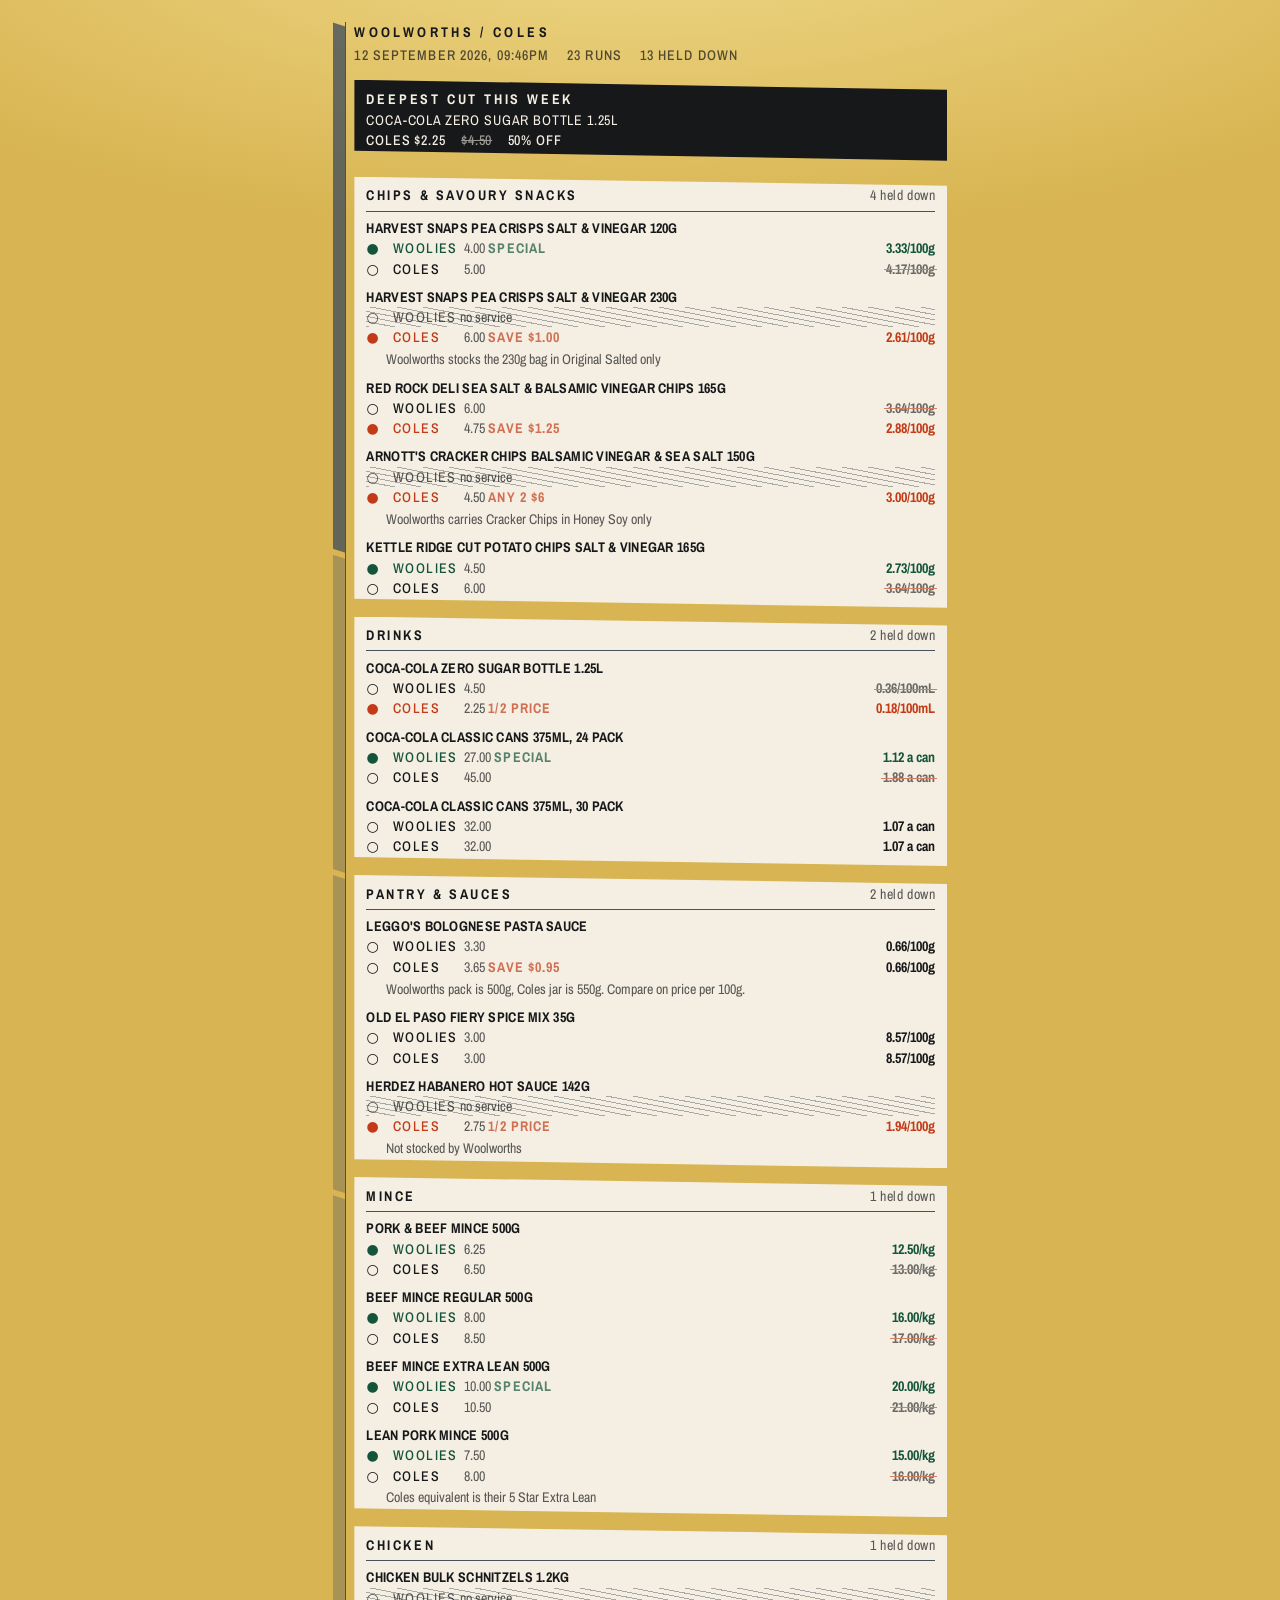
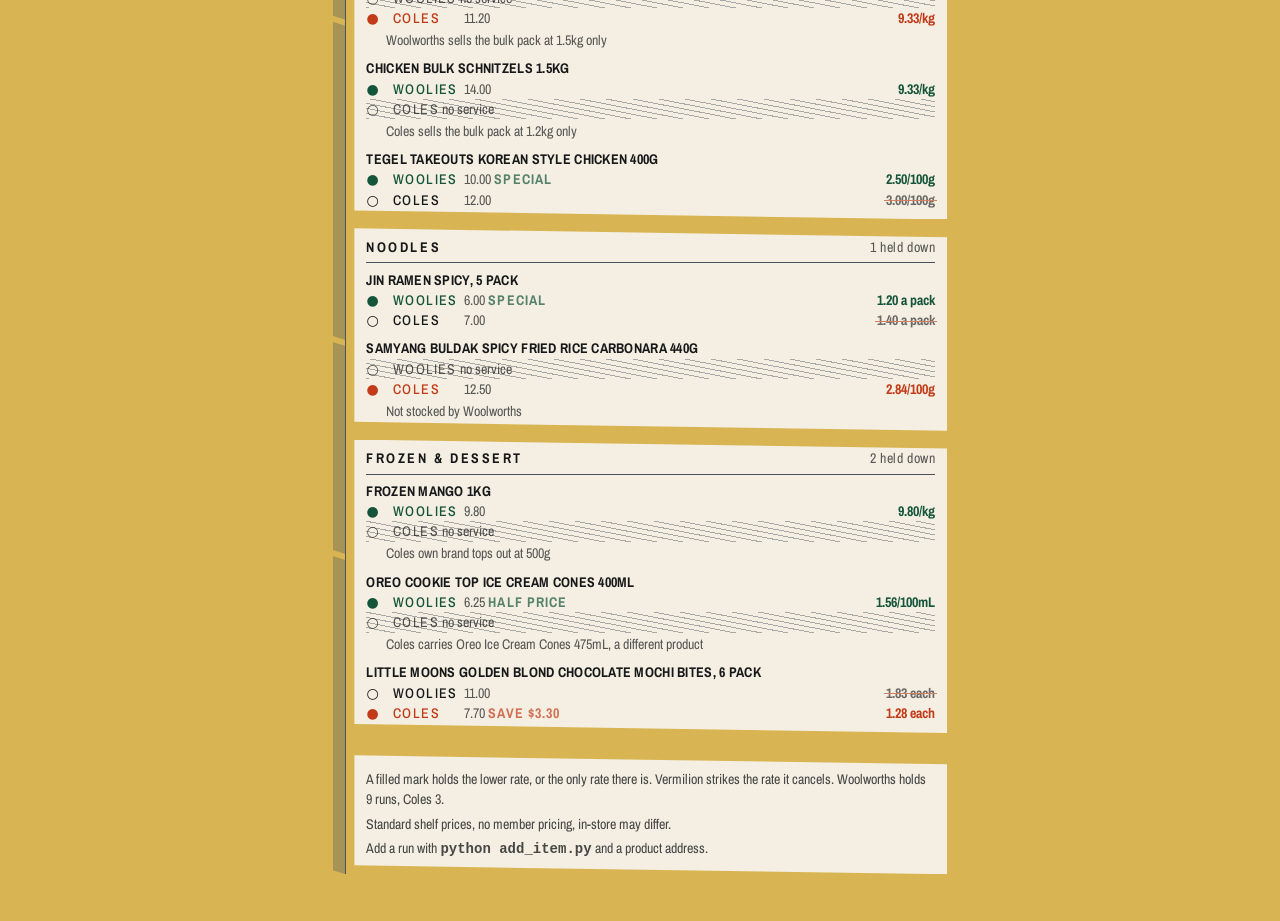
<file: samples/timetable.html>
<!doctype html><html lang=en-AU><head><meta charset=utf-8><meta name=viewport content="width=device-width,initial-scale=1"><title>Personal Shopping · Timetable</title><link rel="preconnect" href="https://fonts.googleapis.com"><link rel="preconnect" href="https://fonts.gstatic.com" crossorigin><link href="https://fonts.googleapis.com/css2?family=Archivo+Narrow:wght@400;500;600;700&display=swap" rel="stylesheet"><style>
:root{
  --bed:#d8b552; --bed-lit:#f0d98a; --glass:#48525c; --carbon:#17181a;
  --ivory:#f4efe2; --ivory-dim:#e4dcc8;
  --wool:#14543a; --coles:#c23a17;
  --size:14px; --rake:11deg; --lift:.85rem;
  --ease:cubic-bezier(0.16,1,0.3,1); --step:30ms;
  color-scheme:light dark;
}
/* The light table switched off. The stock keeps its tint; only the bed dims. */
@media (prefers-color-scheme:dark){
  :root{
    --bed:#2a2b26; --bed-lit:#4a4634; --glass:#9aa6b0; --carbon:#f4efe2;
    --ivory:#22242a; --ivory-dim:#1b1d22;
    --wool:#5fcf92; --coles:#ff9270;
  }
}
*{box-sizing:border-box}
body{
  margin:0; color:var(--carbon);
  background:
    radial-gradient(120% 60% at 50% -10%,var(--bed-lit) 0%,transparent 60%),
    var(--bed);
  background-attachment:fixed;
  font-family:"Archivo Narrow",system-ui,sans-serif;
  font-size:var(--size); line-height:1.45; font-variant-numeric:tabular-nums;
  -webkit-text-size-adjust:100%;
}
::selection{background:var(--carbon); color:var(--ivory)}
:focus-visible{outline:2px solid var(--carbon); outline-offset:2px}

.bed{max-width:40rem; margin:0 auto; padding:1.4rem .8rem 3rem;
     display:grid; grid-template-columns:var(--lift) 1fr; column-gap:.5rem}

/* Tick rail: one tick per category, its height the extent of that block. */
.rail{position:relative; border-right:1px solid var(--glass)}
.rail ol{list-style:none; margin:0; padding:0; height:100%;
         display:flex; flex-direction:column; gap:2px}
.rail li{
  background:var(--glass); opacity:.34; position:relative;
  flex-grow:var(--extent,1); min-height:1.1rem;
  clip-path:polygon(0 0,100% var(--skew),100% 100%,0 calc(100% - var(--skew)));
  --skew:4px;
}
.rail li.hot{opacity:.8}
.rail b{position:absolute; width:1px; height:1px; overflow:hidden; clip-path:inset(50%)}

.rack{min-width:0}
h1{
  font-size:inherit; font-weight:700; text-transform:uppercase;
  letter-spacing:.24em; margin:0 0 .15rem;
}
.stamp{display:flex; flex-wrap:wrap; gap:.15rem 1.1rem; margin:0 0 .9rem;
       text-transform:uppercase; letter-spacing:.08em; font-weight:500}
.stamp span{color:var(--carbon); opacity:.72}

/* One element per screen goes to an opaque reversed plate. */
.plate{
  background:var(--carbon); color:var(--ivory); padding:.6rem .75rem .65rem;
  margin:0 0 1rem;
  clip-path:polygon(0 0,100% 10px,100% 100%,0 calc(100% - 10px));
}
.plate p{margin:0; text-transform:uppercase; letter-spacing:.06em}
.plate .lede{font-weight:700; letter-spacing:.2em}
.plate .figs{display:flex; gap:1.1em; flex-wrap:wrap; font-weight:500}
.plate s{opacity:.6}

/* A slide: raked container, flat baselines, opaque ivory prose pane. */
.slide{
  background:var(--ivory); margin:0 0 .55rem; padding:.55rem .75rem .6rem;
  clip-path:polygon(0 0,100% 9px,100% 100%,0 calc(100% - 9px));
}
/* The light travelling the bed: each slide is lit as it passes. It dims the
   stock rather than hiding it, so the rack is legible with no motion at all. */
@keyframes light{
  from{background-color:var(--ivory-dim); filter:brightness(.88) saturate(.72);
       transform:translateY(6px)}
  to{background-color:var(--ivory); filter:none; transform:none}
}
@keyframes strike{from{transform:scaleX(0)} to{transform:scaleX(1)}}
@media (prefers-reduced-motion:no-preference){
  .slide{animation:light 520ms var(--ease) both;
         animation-delay:calc(var(--i,0)*var(--step))}
  a.dep.struck .ut::after{
    transform:scaleX(0);
    animation:strike 240ms var(--ease) both;
    animation-delay:calc(var(--i,0)*var(--step) + 420ms);
  }
}
.slide > h2{
  font-size:inherit; font-weight:700; text-transform:uppercase;
  letter-spacing:.18em; margin:0 0 .4rem; padding-bottom:.3rem;
  border-bottom:1px solid var(--glass);
  display:flex; justify-content:space-between; gap:1em;
}
.slide > h2 em{font-style:normal; font-weight:400; letter-spacing:.04em;
               text-transform:none; opacity:.7}

.run{margin:0 0 .5rem}
.run:last-child{margin-bottom:0}
.run > p.what{margin:0; font-weight:700; text-transform:uppercase;
              letter-spacing:.02em}
.run > p.note{margin:.1rem 0 0; padding-left:1.4em; opacity:.7}

/* One departure. State is the mark in the fixed first cell. */
a.dep{
  display:grid; grid-template-columns:1.4em 4.6em 1fr auto; align-items:baseline;
  column-gap:.5em; text-decoration:none; color:inherit;
}
a.dep .mk{font-weight:700}
a.dep .co{text-transform:uppercase; letter-spacing:.1em; font-weight:500}
a.dep .pk{opacity:.7}
a.dep .ut{font-weight:700; text-align:right; position:relative;
          white-space:nowrap}
a.dep[data-chain=woolworths]{--c:var(--wool)}
a.dep[data-chain=coles]{--c:var(--coles)}
a.dep.holds .mk,a.dep.holds .co,a.dep.holds .ut{color:var(--c)}
a.dep:hover .co{text-decoration:underline; text-underline-offset:3px}
a.dep:active{background:var(--carbon); color:var(--ivory)}
a.dep:active .mk,a.dep:active .co,a.dep:active .ut,a.dep:active .pk{color:inherit}

/* Vermilion strikes the rate it cancels, drawn after the light has passed. */
a.dep.struck .ut{opacity:.62}
a.dep.struck .ut::after{
  content:""; position:absolute; left:-.15em; right:-.15em; top:52%;
  border-top:1px solid var(--coles); transform-origin:right;
}

.hold{font-weight:700; text-transform:uppercase; letter-spacing:.08em;
      color:var(--c)}
/* Not stocked: the cell is hollow and dithers to half density. */
.void{
  display:grid; grid-template-columns:1.4em 1fr; column-gap:.5em;
  position:relative; isolation:isolate;
}
.void::before{
  content:""; position:absolute; inset:0; z-index:-1; opacity:.45;
  background-image:repeating-linear-gradient(var(--rake),
    var(--glass) 0 1px,transparent 1px 5px);
}
.void > *{opacity:.72}
.void .co{text-transform:uppercase; letter-spacing:.1em}
.fault{color:var(--coles); font-weight:700; text-transform:uppercase;
       letter-spacing:.06em; box-shadow:inset 0 0 0 1px var(--coles);
       padding:0 .35em}

footer{margin-top:1.4rem; background:var(--ivory); padding:.6rem .75rem .7rem;
       clip-path:polygon(0 0,100% 9px,100% 100%,0 calc(100% - 9px))}
footer p{margin:.25rem 0; opacity:.78}
footer code{font-family:ui-monospace,monospace; opacity:1; font-weight:600}

</style></head><body><main class="bed"><div class="rail"><ol><li class=hot style="--extent:5"><b>Chips</b></li><li style="--extent:3"><b>Drinks</b></li><li style="--extent:3"><b>Pantry</b></li><li style="--extent:4"><b>Mince</b></li><li style="--extent:3"><b>Chicken</b></li><li style="--extent:2"><b>Noodles</b></li><li style="--extent:3"><b>Frozen</b></li></ol></div><div class="rack"><h1>Woolworths / Coles</h1><p class="stamp"><span>12 September 2026, 09:46pm</span><span>23 runs</span><span>13 held down</span></p><div class="plate"><p class="lede">Deepest cut this week</p><p>Coca-Cola Zero Sugar Bottle 1.25L</p><p class="figs"><span>Coles $2.25</span><s>$4.50</s><span>50% off</span></p></div><section class="slide" style="--i:1"><h2>Chips &amp; savoury snacks<em>4 held down</em></h2><div class="run"><p class="what">Harvest Snaps Pea Crisps Salt &amp; Vinegar 120g</p><a class="dep holds" data-chain="woolworths" style="--i:1" href="https://www.woolworths.com.au/shop/productdetails/262796/harvest-snaps-baked-pea-crisps-salt-vinegar" rel="noreferrer"><span class="mk" aria-hidden="true">●</span><span class="co">WOOLIES</span><span class="pk">4.00 <span class="hold">Special</span></span><span class="ut">3.33/100g</span></a><a class="dep struck" data-chain="coles" style="--i:1" href="https://www.coles.com.au/product/harvest-snaps-pea-salt-and-vinegar-120g-5994080" rel="noreferrer"><span class="mk" aria-hidden="true">○</span><span class="co">COLES</span><span class="pk">5.00</span><span class="ut">4.17/100g</span></a></div><div class="run"><p class="what">Harvest Snaps Pea Crisps Salt &amp; Vinegar 230g</p><div class="void" data-chain="woolworths"><span aria-hidden="true">○</span><span><span class="co">WOOLIES</span> no service</span></div><a class="dep holds" data-chain="coles" style="--i:1" href="https://www.coles.com.au/product/harvest-snaps-pea-salt-and-vinegar-230g-5996303" rel="noreferrer"><span class="mk" aria-hidden="true">●</span><span class="co">COLES</span><span class="pk">6.00 <span class="hold">save $1.00</span></span><span class="ut">2.61/100g</span></a><p class="note">Woolworths stocks the 230g bag in Original Salted only</p></div><div class="run"><p class="what">Red Rock Deli Sea Salt &amp; Balsamic Vinegar Chips 165g</p><a class="dep struck" data-chain="woolworths" style="--i:1" href="https://www.woolworths.com.au/shop/productdetails/781402/red-rock-deli-potato-chips-sea-salt-balsamic-vinegar" rel="noreferrer"><span class="mk" aria-hidden="true">○</span><span class="co">WOOLIES</span><span class="pk">6.00</span><span class="ut">3.64/100g</span></a><a class="dep holds" data-chain="coles" style="--i:1" href="https://www.coles.com.au/product/red-rock-deli-sea-salt-and-bal-vinegar-potato-chips-165g-1786171" rel="noreferrer"><span class="mk" aria-hidden="true">●</span><span class="co">COLES</span><span class="pk">4.75 <span class="hold">save $1.25</span></span><span class="ut">2.88/100g</span></a></div><div class="run"><p class="what">Arnott&#x27;s Cracker Chips Balsamic Vinegar &amp; Sea Salt 150g</p><div class="void" data-chain="woolworths"><span aria-hidden="true">○</span><span><span class="co">WOOLIES</span> no service</span></div><a class="dep holds" data-chain="coles" style="--i:1" href="https://www.coles.com.au/product/arnott&#x27;s-cracker-chips-balsamic-vinegar-and-sea-salt-150g-3449401" rel="noreferrer"><span class="mk" aria-hidden="true">●</span><span class="co">COLES</span><span class="pk">4.50 <span class="hold">Any 2 $6</span></span><span class="ut">3.00/100g</span></a><p class="note">Woolworths carries Cracker Chips in Honey Soy only</p></div><div class="run"><p class="what">Kettle Ridge Cut Potato Chips Salt &amp; Vinegar 165g</p><a class="dep holds" data-chain="woolworths" style="--i:1" href="https://www.woolworths.com.au/shop/productdetails/6032521/kettle-ridge-cut-potato-chips-salt-vinegar" rel="noreferrer"><span class="mk" aria-hidden="true">●</span><span class="co">WOOLIES</span><span class="pk">4.50</span><span class="ut">2.73/100g</span></a><a class="dep struck" data-chain="coles" style="--i:1" href="https://www.coles.com.au/product/kettle-ridge-cut-potato-chips-salt-and-vinegar-165g-1135050" rel="noreferrer"><span class="mk" aria-hidden="true">○</span><span class="co">COLES</span><span class="pk">6.00</span><span class="ut">3.64/100g</span></a></div></section><section class="slide" style="--i:2"><h2>Drinks<em>2 held down</em></h2><div class="run"><p class="what">Coca-Cola Zero Sugar Bottle 1.25L</p><a class="dep struck" data-chain="woolworths" style="--i:2" href="https://www.woolworths.com.au/shop/productdetails/623034/coca-cola-zero-sugar-soft-drink-bottle" rel="noreferrer"><span class="mk" aria-hidden="true">○</span><span class="co">WOOLIES</span><span class="pk">4.50</span><span class="ut">0.36/100mL</span></a><a class="dep holds" data-chain="coles" style="--i:2" href="https://www.coles.com.au/product/coca-cola-zero-sugar-soft-drink-bottle-1.25l-2993706" rel="noreferrer"><span class="mk" aria-hidden="true">●</span><span class="co">COLES</span><span class="pk">2.25 <span class="hold">1/2 Price</span></span><span class="ut">0.18/100mL</span></a></div><div class="run"><p class="what">Coca-Cola Classic Cans 375ml, 24 pack</p><a class="dep holds" data-chain="woolworths" style="--i:2" href="https://www.woolworths.com.au/shop/productdetails/42605/coca-cola-classic-soft-drink-cans" rel="noreferrer"><span class="mk" aria-hidden="true">●</span><span class="co">WOOLIES</span><span class="pk">27.00 <span class="hold">Special</span></span><span class="ut">1.12 a can</span></a><a class="dep struck" data-chain="coles" style="--i:2" href="https://www.coles.com.au/product/coca-cola-classic-soft-drink-multipack-cans-375ml-24-pack-7365777" rel="noreferrer"><span class="mk" aria-hidden="true">○</span><span class="co">COLES</span><span class="pk">45.00</span><span class="ut">1.88 a can</span></a></div><div class="run"><p class="what">Coca-Cola Classic Cans 375ml, 30 pack</p><a class="dep" data-chain="woolworths" style="--i:2" href="https://www.woolworths.com.au/shop/productdetails/84552/coca-cola-classic-soft-drink-cans" rel="noreferrer"><span class="mk" aria-hidden="true">○</span><span class="co">WOOLIES</span><span class="pk">32.00</span><span class="ut">1.07 a can</span></a><a class="dep" data-chain="coles" style="--i:2" href="https://www.coles.com.au/product/coca-cola-classic-soft-drink-multipack-cans-375ml-30-pack-8464796" rel="noreferrer"><span class="mk" aria-hidden="true">○</span><span class="co">COLES</span><span class="pk">32.00</span><span class="ut">1.07 a can</span></a></div></section><section class="slide" style="--i:3"><h2>Pantry &amp; sauces<em>2 held down</em></h2><div class="run"><p class="what">Leggo&#x27;s Bolognese Pasta Sauce</p><a class="dep" data-chain="woolworths" style="--i:3" href="https://www.woolworths.com.au/shop/productdetails/450687/leggo-s-bolognese-chunky-tomato-garlic-herbs-pasta-sauce" rel="noreferrer"><span class="mk" aria-hidden="true">○</span><span class="co">WOOLIES</span><span class="pk">3.30</span><span class="ut">0.66/100g</span></a><a class="dep" data-chain="coles" style="--i:3" href="https://www.coles.com.au/product/leggos-bolognese-pasta-sauce-jar-550g-1824984" rel="noreferrer"><span class="mk" aria-hidden="true">○</span><span class="co">COLES</span><span class="pk">3.65 <span class="hold">save $0.95</span></span><span class="ut">0.66/100g</span></a><p class="note">Woolworths pack is 500g, Coles jar is 550g. Compare on price per 100g.</p></div><div class="run"><p class="what">Old El Paso Fiery Spice Mix 35g</p><a class="dep" data-chain="woolworths" style="--i:3" href="https://www.woolworths.com.au/shop/productdetails/311381/old-el-paso-taco-spice-mix-fiery-hot" rel="noreferrer"><span class="mk" aria-hidden="true">○</span><span class="co">WOOLIES</span><span class="pk">3.00</span><span class="ut">8.57/100g</span></a><a class="dep" data-chain="coles" style="--i:3" href="https://www.coles.com.au/product/old-el-paso-fiery-spice-mix-35g-6341660" rel="noreferrer"><span class="mk" aria-hidden="true">○</span><span class="co">COLES</span><span class="pk">3.00</span><span class="ut">8.57/100g</span></a></div><div class="run"><p class="what">Herdez Habanero Hot Sauce 142g</p><div class="void" data-chain="woolworths"><span aria-hidden="true">○</span><span><span class="co">WOOLIES</span> no service</span></div><a class="dep holds" data-chain="coles" style="--i:3" href="https://www.coles.com.au/product/herdez-habanero-hot-sauce-142g-1325758" rel="noreferrer"><span class="mk" aria-hidden="true">●</span><span class="co">COLES</span><span class="pk">2.75 <span class="hold">1/2 Price</span></span><span class="ut">1.94/100g</span></a><p class="note">Not stocked by Woolworths</p></div></section><section class="slide" style="--i:4"><h2>Mince<em>1 held down</em></h2><div class="run"><p class="what">Pork &amp; Beef Mince 500g</p><a class="dep holds" data-chain="woolworths" style="--i:4" href="https://www.woolworths.com.au/shop/productdetails/239598/woolworths-pork-beef-mince" rel="noreferrer"><span class="mk" aria-hidden="true">●</span><span class="co">WOOLIES</span><span class="pk">6.25</span><span class="ut">12.50/kg</span></a><a class="dep struck" data-chain="coles" style="--i:4" href="https://www.coles.com.au/product/coles-pork-and-beef-3-star-regular-mince-bolognese-500g-8782237" rel="noreferrer"><span class="mk" aria-hidden="true">○</span><span class="co">COLES</span><span class="pk">6.50</span><span class="ut">13.00/kg</span></a></div><div class="run"><p class="what">Beef Mince Regular 500g</p><a class="dep holds" data-chain="woolworths" style="--i:4" href="https://www.woolworths.com.au/shop/productdetails/577863/woolworths-beef-mince" rel="noreferrer"><span class="mk" aria-hidden="true">●</span><span class="co">WOOLIES</span><span class="pk">8.00</span><span class="ut">16.00/kg</span></a><a class="dep struck" data-chain="coles" style="--i:4" href="https://www.coles.com.au/product/coles-no-added-hormone-beef-regular-mince-500g-9012814" rel="noreferrer"><span class="mk" aria-hidden="true">○</span><span class="co">COLES</span><span class="pk">8.50</span><span class="ut">17.00/kg</span></a></div><div class="run"><p class="what">Beef Mince Extra Lean 500g</p><a class="dep holds" data-chain="woolworths" style="--i:4" href="https://www.woolworths.com.au/shop/productdetails/577860/woolworths-heart-smart-extra-lean-beef-mince" rel="noreferrer"><span class="mk" aria-hidden="true">●</span><span class="co">WOOLIES</span><span class="pk">10.00 <span class="hold">Special</span></span><span class="ut">20.00/kg</span></a><a class="dep struck" data-chain="coles" style="--i:4" href="https://www.coles.com.au/product/coles-no-added-hormone-beef-extra-lean-mince-500g-8112799" rel="noreferrer"><span class="mk" aria-hidden="true">○</span><span class="co">COLES</span><span class="pk">10.50</span><span class="ut">21.00/kg</span></a></div><div class="run"><p class="what">Lean Pork Mince 500g</p><a class="dep holds" data-chain="woolworths" style="--i:4" href="https://www.woolworths.com.au/shop/productdetails/582608/woolworths-lean-pork-mince" rel="noreferrer"><span class="mk" aria-hidden="true">●</span><span class="co">WOOLIES</span><span class="pk">7.50</span><span class="ut">15.00/kg</span></a><a class="dep struck" data-chain="coles" style="--i:4" href="https://www.coles.com.au/product/coles-5-star-extra-lean-pork-mince-500g-8781132" rel="noreferrer"><span class="mk" aria-hidden="true">○</span><span class="co">COLES</span><span class="pk">8.00</span><span class="ut">16.00/kg</span></a><p class="note">Coles equivalent is their 5 Star Extra Lean</p></div></section><section class="slide" style="--i:5"><h2>Chicken<em>1 held down</em></h2><div class="run"><p class="what">Chicken Bulk Schnitzels 1.2kg</p><div class="void" data-chain="woolworths"><span aria-hidden="true">○</span><span><span class="co">WOOLIES</span> no service</span></div><a class="dep holds" data-chain="coles" style="--i:5" href="https://www.coles.com.au/product/coles-simply-rspca-approved-chicken-schnitzel-plain-crumb-1.2kg-2904193" rel="noreferrer"><span class="mk" aria-hidden="true">●</span><span class="co">COLES</span><span class="pk">11.20</span><span class="ut">9.33/kg</span></a><p class="note">Woolworths sells the bulk pack at 1.5kg only</p></div><div class="run"><p class="what">Chicken Bulk Schnitzels 1.5kg</p><a class="dep holds" data-chain="woolworths" style="--i:5" href="https://www.woolworths.com.au/shop/productdetails/134036/woolworths-chicken-bulk-schnitzels" rel="noreferrer"><span class="mk" aria-hidden="true">●</span><span class="co">WOOLIES</span><span class="pk">14.00</span><span class="ut">9.33/kg</span></a><div class="void" data-chain="coles"><span aria-hidden="true">○</span><span><span class="co">COLES</span> no service</span></div><p class="note">Coles sells the bulk pack at 1.2kg only</p></div><div class="run"><p class="what">Tegel Takeouts Korean Style Chicken 400g</p><a class="dep holds" data-chain="woolworths" style="--i:5" href="https://www.woolworths.com.au/shop/productdetails/6043948/tegel-take-outs-korean-style-chicken" rel="noreferrer"><span class="mk" aria-hidden="true">●</span><span class="co">WOOLIES</span><span class="pk">10.00 <span class="hold">Special</span></span><span class="ut">2.50/100g</span></a><a class="dep struck" data-chain="coles" style="--i:5" href="https://www.coles.com.au/product/tegel-takeouts-korean-style-frozen-chicken-chunks-ruffle-with-sauce-400g-8954070" rel="noreferrer"><span class="mk" aria-hidden="true">○</span><span class="co">COLES</span><span class="pk">12.00</span><span class="ut">3.00/100g</span></a></div></section><section class="slide" style="--i:6"><h2>Noodles<em>1 held down</em></h2><div class="run"><p class="what">Jin Ramen Spicy, 5 pack</p><a class="dep holds" data-chain="woolworths" style="--i:6" href="https://www.woolworths.com.au/shop/productdetails/122658/otoki-jin-ramen-spicy-instant-noodles" rel="noreferrer"><span class="mk" aria-hidden="true">●</span><span class="co">WOOLIES</span><span class="pk">6.00 <span class="hold">Special</span></span><span class="ut">1.20 a pack</span></a><a class="dep struck" data-chain="coles" style="--i:6" href="https://www.coles.com.au/product/otoki-jin-ramen-spicy-instant-noodles-5x120g-600g-4677412" rel="noreferrer"><span class="mk" aria-hidden="true">○</span><span class="co">COLES</span><span class="pk">7.00</span><span class="ut">1.40 a pack</span></a></div><div class="run"><p class="what">Samyang Buldak Spicy Fried Rice Carbonara 440g</p><div class="void" data-chain="woolworths"><span aria-hidden="true">○</span><span><span class="co">WOOLIES</span> no service</span></div><a class="dep holds" data-chain="coles" style="--i:6" href="https://www.coles.com.au/product/samyang-buldak-spicy-fried-rice-carbonara-440g-1309831" rel="noreferrer"><span class="mk" aria-hidden="true">●</span><span class="co">COLES</span><span class="pk">12.50</span><span class="ut">2.84/100g</span></a><p class="note">Not stocked by Woolworths</p></div></section><section class="slide" style="--i:7"><h2>Frozen &amp; dessert<em>2 held down</em></h2><div class="run"><p class="what">Frozen Mango 1kg</p><a class="dep holds" data-chain="woolworths" style="--i:7" href="https://www.woolworths.com.au/shop/productdetails/820796/woolworths-frozen-mango" rel="noreferrer"><span class="mk" aria-hidden="true">●</span><span class="co">WOOLIES</span><span class="pk">9.80</span><span class="ut">9.80/kg</span></a><div class="void" data-chain="coles"><span aria-hidden="true">○</span><span><span class="co">COLES</span> no service</span></div><p class="note">Coles own brand tops out at 500g</p></div><div class="run"><p class="what">Oreo Cookie Top Ice Cream Cones 400mL</p><a class="dep holds" data-chain="woolworths" style="--i:7" href="https://www.woolworths.com.au/shop/productdetails/918708/oreo-cookie-top-ice-cream-cones" rel="noreferrer"><span class="mk" aria-hidden="true">●</span><span class="co">WOOLIES</span><span class="pk">6.25 <span class="hold">Half price</span></span><span class="ut">1.56/100mL</span></a><div class="void" data-chain="coles"><span aria-hidden="true">○</span><span><span class="co">COLES</span> no service</span></div><p class="note">Coles carries Oreo Ice Cream Cones 475mL, a different product</p></div><div class="run"><p class="what">Little Moons Golden Blond Chocolate Mochi Bites, 6 pack</p><a class="dep struck" data-chain="woolworths" style="--i:7" href="https://www.woolworths.com.au/shop/productdetails/257574/little-moons-mochi-bites-golden-blond-chocolate" rel="noreferrer"><span class="mk" aria-hidden="true">○</span><span class="co">WOOLIES</span><span class="pk">11.00</span><span class="ut">1.83 each</span></a><a class="dep holds" data-chain="coles" style="--i:7" href="https://www.coles.com.au/product/little-moons-golden-blond-chocolate-mochi-bites-6-pack-192g-8400487" rel="noreferrer"><span class="mk" aria-hidden="true">●</span><span class="co">COLES</span><span class="pk">7.70 <span class="hold">save $3.30</span></span><span class="ut">1.28 each</span></a></div></section><footer><p>A filled mark holds the lower rate, or the only rate there is. Vermilion strikes the rate it cancels. Woolworths holds 9 runs, Coles 3.</p><p>Standard shelf prices, no member pricing, in-store may differ.</p><p>Add a run with <code>python add_item.py</code> and a product address.</p></footer></div></main></body></html>
</file>
